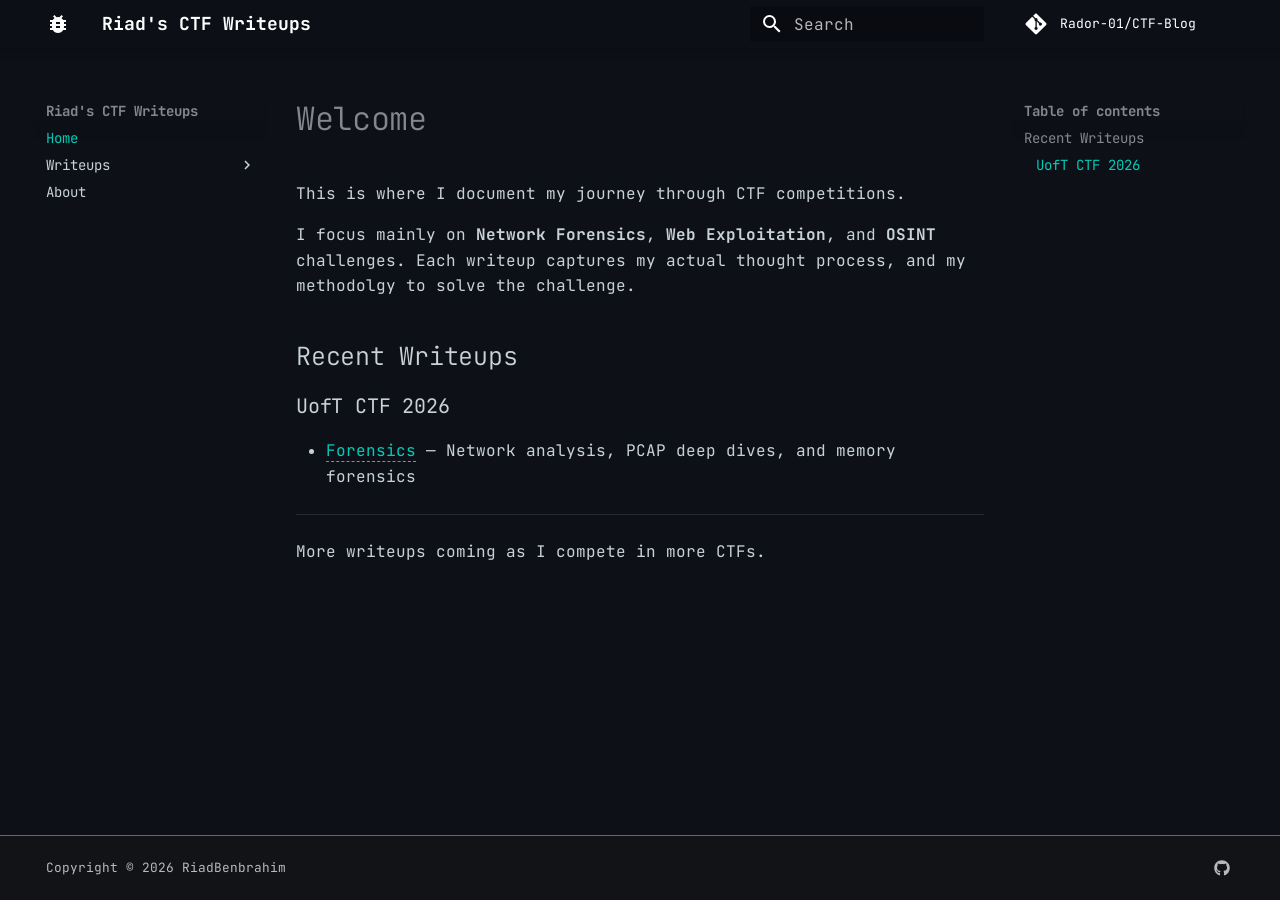
<file: index.html>
<!doctype html>
<html lang="en" class="no-js">
  <head>
    
      <meta charset="utf-8">
      <meta name="viewport" content="width=device-width,initial-scale=1">
      
        <meta name="description" content="CTF writeups focusing on Network Forensics, Web Exploitation, and OSINT">
      
      
        <meta name="author" content="Riad">
      
      
        <link rel="canonical" href="https://rador-01.github.io/CTF-Blog/">
      
      
      
        <link rel="next" href="writeups/UofTCTF2026/WriteUp_Team%20K%26K%20Network%20Forensics%20Challenge/">
      
      
        
      
      
      <link rel="icon" href="assets/images/favicon.png">
      <meta name="generator" content="mkdocs-1.6.1, mkdocs-material-9.7.1">
    
    
      
        <title>Riad's CTF Writeups</title>
      
    
    
      <link rel="stylesheet" href="assets/stylesheets/main.484c7ddc.min.css">
      
        
        <link rel="stylesheet" href="assets/stylesheets/palette.ab4e12ef.min.css">
      
      
  
  
    
      
      
    
  
    
      
      
    
  
    
      
      
    
  
    
      
      
    
  
  
  <style>:root{--md-admonition-icon--note:url('data:image/svg+xml;charset=utf-8,%3Csvg%20xmlns%3D%22http%3A//www.w3.org/2000/svg%22%20viewBox%3D%220%200%2024%2024%22%3E%3Cpath%20d%3D%22M12%202C6.47%202%202%206.47%202%2012s4.47%2010%2010%2010%2010-4.47%2010-10S17.53%202%2012%202m3.1%205.07c.14%200%20.28.05.4.16l1.27%201.27c.23.22.23.57%200%20.78l-1%201-2.05-2.05%201-1c.1-.11.24-.16.38-.16m-1.97%201.74%202.06%202.06-6.06%206.06H7.07v-2.06z%22/%3E%3C/svg%3E');--md-admonition-icon--tip:url('data:image/svg+xml;charset=utf-8,%3Csvg%20xmlns%3D%22http%3A//www.w3.org/2000/svg%22%20viewBox%3D%220%200%2024%2024%22%3E%3Cpath%20d%3D%22M17.66%2011.2c-.23-.3-.51-.56-.77-.82-.67-.6-1.43-1.03-2.07-1.66C13.33%207.26%2013%204.85%2013.95%203c-.95.23-1.78.75-2.49%201.32-2.59%202.08-3.61%205.75-2.39%208.9.04.1.08.2.08.33%200%20.22-.15.42-.35.5-.23.1-.47.04-.66-.12a.6.6%200%200%201-.14-.17c-1.13-1.43-1.31-3.48-.55-5.12C5.78%2010%204.87%2012.3%205%2014.47c.06.5.12%201%20.29%201.5.14.6.41%201.2.71%201.73%201.08%201.73%202.95%202.97%204.96%203.22%202.14.27%204.43-.12%206.07-1.6%201.83-1.66%202.47-4.32%201.53-6.6l-.13-.26c-.21-.46-.77-1.26-.77-1.26m-3.16%206.3c-.28.24-.74.5-1.1.6-1.12.4-2.24-.16-2.9-.82%201.19-.28%201.9-1.16%202.11-2.05.17-.8-.15-1.46-.28-2.23-.12-.74-.1-1.37.17-2.06.19.38.39.76.63%201.06.77%201%201.98%201.44%202.24%202.8.04.14.06.28.06.43.03.82-.33%201.72-.93%202.27%22/%3E%3C/svg%3E');--md-admonition-icon--warning:url('data:image/svg+xml;charset=utf-8,%3Csvg%20xmlns%3D%22http%3A//www.w3.org/2000/svg%22%20viewBox%3D%220%200%2024%2024%22%3E%3Cpath%20d%3D%22M13%2013h-2V7h2m-2%208h2v2h-2m4.73-14H8.27L3%208.27v7.46L8.27%2021h7.46L21%2015.73V8.27z%22/%3E%3C/svg%3E');--md-admonition-icon--danger:url('data:image/svg+xml;charset=utf-8,%3Csvg%20xmlns%3D%22http%3A//www.w3.org/2000/svg%22%20viewBox%3D%220%200%2024%2024%22%3E%3Cpath%20d%3D%22m15.8%2018.5%206%201.6-.4%201.9-9.4-2.5L2.6%2022l-.5-1.9%206-1.6L2%2016.9l.5-1.9%209.4%202.5%209.4-2.5.5%201.9zM18%208c0%201.8-.8%203.3-2%204.4V15h-2v-2h-1v2h-2v-2h-1v2H8v-2.6C6.8%2011.3%206%209.8%206%208a6%206%200%200%201%206-6%206%206%200%200%201%206%206m-7-.5c0-.8-.7-1.5-1.5-1.5S8%206.7%208%207.5%208.7%209%209.5%209%2011%208.3%2011%207.5m2%203.5-1-2-1%202zm3-3.5c0-.8-.7-1.5-1.5-1.5S13%206.7%2013%207.5%2013.7%209%2014.5%209%2016%208.3%2016%207.5%22/%3E%3C/svg%3E');}</style>



    
    
      
    
    
      
        
        
        <link rel="preconnect" href="https://fonts.gstatic.com" crossorigin>
        <link rel="stylesheet" href="https://fonts.googleapis.com/css?family=JetBrains+Mono:300,300i,400,400i,700,700i%7CJetBrains+Mono:400,400i,700,700i&display=fallback">
        <style>:root{--md-text-font:"JetBrains Mono";--md-code-font:"JetBrains Mono"}</style>
      
    
    
      <link rel="stylesheet" href="stylesheets/extra.css">
    
    <script>__md_scope=new URL(".",location),__md_hash=e=>[...e].reduce(((e,_)=>(e<<5)-e+_.charCodeAt(0)),0),__md_get=(e,_=localStorage,t=__md_scope)=>JSON.parse(_.getItem(t.pathname+"."+e)),__md_set=(e,_,t=localStorage,a=__md_scope)=>{try{t.setItem(a.pathname+"."+e,JSON.stringify(_))}catch(e){}}</script>
    
      

    
    
  </head>
  
  
    
    
    
    
    
    <body dir="ltr" data-md-color-scheme="slate" data-md-color-primary="teal" data-md-color-accent="amber">
  
    
    <input class="md-toggle" data-md-toggle="drawer" type="checkbox" id="__drawer" autocomplete="off">
    <input class="md-toggle" data-md-toggle="search" type="checkbox" id="__search" autocomplete="off">
    <label class="md-overlay" for="__drawer"></label>
    <div data-md-component="skip">
      
        
        <a href="#welcome" class="md-skip">
          Skip to content
        </a>
      
    </div>
    <div data-md-component="announce">
      
    </div>
    
    
      

  

<header class="md-header md-header--shadow" data-md-component="header">
  <nav class="md-header__inner md-grid" aria-label="Header">
    <a href="." title="Riad&#39;s CTF Writeups" class="md-header__button md-logo" aria-label="Riad's CTF Writeups" data-md-component="logo">
      
  
  <svg xmlns="http://www.w3.org/2000/svg" viewBox="0 0 24 24"><path d="M14 12h-4v-2h4m0 6h-4v-2h4m6-6h-2.81a6 6 0 0 0-1.82-1.96L17 4.41 15.59 3l-2.17 2.17a6 6 0 0 0-2.83 0L8.41 3 7 4.41l1.62 1.63C7.88 6.55 7.26 7.22 6.81 8H4v2h2.09c-.05.33-.09.66-.09 1v1H4v2h2v1c0 .34.04.67.09 1H4v2h2.81c1.04 1.79 2.97 3 5.19 3s4.15-1.21 5.19-3H20v-2h-2.09c.05-.33.09-.66.09-1v-1h2v-2h-2v-1c0-.34-.04-.67-.09-1H20z"/></svg>

    </a>
    <label class="md-header__button md-icon" for="__drawer">
      
      <svg xmlns="http://www.w3.org/2000/svg" viewBox="0 0 24 24"><path d="M3 6h18v2H3zm0 5h18v2H3zm0 5h18v2H3z"/></svg>
    </label>
    <div class="md-header__title" data-md-component="header-title">
      <div class="md-header__ellipsis">
        <div class="md-header__topic">
          <span class="md-ellipsis">
            Riad's CTF Writeups
          </span>
        </div>
        <div class="md-header__topic" data-md-component="header-topic">
          <span class="md-ellipsis">
            
              Home
            
          </span>
        </div>
      </div>
    </div>
    
      
    
    
    
    
      
      
        <label class="md-header__button md-icon" for="__search">
          
          <svg xmlns="http://www.w3.org/2000/svg" viewBox="0 0 24 24"><path d="M9.5 3A6.5 6.5 0 0 1 16 9.5c0 1.61-.59 3.09-1.56 4.23l.27.27h.79l5 5-1.5 1.5-5-5v-.79l-.27-.27A6.52 6.52 0 0 1 9.5 16 6.5 6.5 0 0 1 3 9.5 6.5 6.5 0 0 1 9.5 3m0 2C7 5 5 7 5 9.5S7 14 9.5 14 14 12 14 9.5 12 5 9.5 5"/></svg>
        </label>
        <div class="md-search" data-md-component="search" role="dialog">
  <label class="md-search__overlay" for="__search"></label>
  <div class="md-search__inner" role="search">
    <form class="md-search__form" name="search">
      <input type="text" class="md-search__input" name="query" aria-label="Search" placeholder="Search" autocapitalize="off" autocorrect="off" autocomplete="off" spellcheck="false" data-md-component="search-query" required>
      <label class="md-search__icon md-icon" for="__search">
        
        <svg xmlns="http://www.w3.org/2000/svg" viewBox="0 0 24 24"><path d="M9.5 3A6.5 6.5 0 0 1 16 9.5c0 1.61-.59 3.09-1.56 4.23l.27.27h.79l5 5-1.5 1.5-5-5v-.79l-.27-.27A6.52 6.52 0 0 1 9.5 16 6.5 6.5 0 0 1 3 9.5 6.5 6.5 0 0 1 9.5 3m0 2C7 5 5 7 5 9.5S7 14 9.5 14 14 12 14 9.5 12 5 9.5 5"/></svg>
        
        <svg xmlns="http://www.w3.org/2000/svg" viewBox="0 0 24 24"><path d="M20 11v2H8l5.5 5.5-1.42 1.42L4.16 12l7.92-7.92L13.5 5.5 8 11z"/></svg>
      </label>
      <nav class="md-search__options" aria-label="Search">
        
          <a href="javascript:void(0)" class="md-search__icon md-icon" title="Share" aria-label="Share" data-clipboard data-clipboard-text="" data-md-component="search-share" tabindex="-1">
            
            <svg xmlns="http://www.w3.org/2000/svg" viewBox="0 0 24 24"><path d="M18 16.08c-.76 0-1.44.3-1.96.77L8.91 12.7c.05-.23.09-.46.09-.7s-.04-.47-.09-.7l7.05-4.11c.54.5 1.25.81 2.04.81a3 3 0 0 0 3-3 3 3 0 0 0-3-3 3 3 0 0 0-3 3c0 .24.04.47.09.7L8.04 9.81C7.5 9.31 6.79 9 6 9a3 3 0 0 0-3 3 3 3 0 0 0 3 3c.79 0 1.5-.31 2.04-.81l7.12 4.15c-.05.21-.08.43-.08.66 0 1.61 1.31 2.91 2.92 2.91s2.92-1.3 2.92-2.91A2.92 2.92 0 0 0 18 16.08"/></svg>
          </a>
        
        <button type="reset" class="md-search__icon md-icon" title="Clear" aria-label="Clear" tabindex="-1">
          
          <svg xmlns="http://www.w3.org/2000/svg" viewBox="0 0 24 24"><path d="M19 6.41 17.59 5 12 10.59 6.41 5 5 6.41 10.59 12 5 17.59 6.41 19 12 13.41 17.59 19 19 17.59 13.41 12z"/></svg>
        </button>
      </nav>
      
        <div class="md-search__suggest" data-md-component="search-suggest"></div>
      
    </form>
    <div class="md-search__output">
      <div class="md-search__scrollwrap" tabindex="0" data-md-scrollfix>
        <div class="md-search-result" data-md-component="search-result">
          <div class="md-search-result__meta">
            Initializing search
          </div>
          <ol class="md-search-result__list" role="presentation"></ol>
        </div>
      </div>
    </div>
  </div>
</div>
      
    
    
      <div class="md-header__source">
        <a href="https://github.com/Rador-01/CTF-Blog" title="Go to repository" class="md-source" data-md-component="source">
  <div class="md-source__icon md-icon">
    
    <svg xmlns="http://www.w3.org/2000/svg" viewBox="0 0 448 512"><!--! Font Awesome Free 7.1.0 by @fontawesome - https://fontawesome.com License - https://fontawesome.com/license/free (Icons: CC BY 4.0, Fonts: SIL OFL 1.1, Code: MIT License) Copyright 2025 Fonticons, Inc.--><path d="M439.6 236.1 244 40.5c-5.4-5.5-12.8-8.5-20.4-8.5s-15 3-20.4 8.4L162.5 81l51.5 51.5c27.1-9.1 52.7 16.8 43.4 43.7l49.7 49.7c34.2-11.8 61.2 31 35.5 56.7-26.5 26.5-70.2-2.9-56-37.3L240.3 199v121.9c25.3 12.5 22.3 41.8 9.1 55-6.4 6.4-15.2 10.1-24.3 10.1s-17.8-3.6-24.3-10.1c-17.6-17.6-11.1-46.9 11.2-56v-123c-20.8-8.5-24.6-30.7-18.6-45L142.6 101 8.5 235.1C3 240.6 0 247.9 0 255.5s3 15 8.5 20.4l195.6 195.7c5.4 5.4 12.7 8.4 20.4 8.4s15-3 20.4-8.4l194.7-194.7c5.4-5.4 8.4-12.8 8.4-20.4s-3-15-8.4-20.4"/></svg>
  </div>
  <div class="md-source__repository">
    Rador-01/CTF-Blog
  </div>
</a>
      </div>
    
  </nav>
  
</header>
    
    <div class="md-container" data-md-component="container">
      
      
        
          
        
      
      <main class="md-main" data-md-component="main">
        <div class="md-main__inner md-grid">
          
            
              
              <div class="md-sidebar md-sidebar--primary" data-md-component="sidebar" data-md-type="navigation" >
                <div class="md-sidebar__scrollwrap">
                  <div class="md-sidebar__inner">
                    



<nav class="md-nav md-nav--primary" aria-label="Navigation" data-md-level="0">
  <label class="md-nav__title" for="__drawer">
    <a href="." title="Riad&#39;s CTF Writeups" class="md-nav__button md-logo" aria-label="Riad's CTF Writeups" data-md-component="logo">
      
  
  <svg xmlns="http://www.w3.org/2000/svg" viewBox="0 0 24 24"><path d="M14 12h-4v-2h4m0 6h-4v-2h4m6-6h-2.81a6 6 0 0 0-1.82-1.96L17 4.41 15.59 3l-2.17 2.17a6 6 0 0 0-2.83 0L8.41 3 7 4.41l1.62 1.63C7.88 6.55 7.26 7.22 6.81 8H4v2h2.09c-.05.33-.09.66-.09 1v1H4v2h2v1c0 .34.04.67.09 1H4v2h2.81c1.04 1.79 2.97 3 5.19 3s4.15-1.21 5.19-3H20v-2h-2.09c.05-.33.09-.66.09-1v-1h2v-2h-2v-1c0-.34-.04-.67-.09-1H20z"/></svg>

    </a>
    Riad's CTF Writeups
  </label>
  
    <div class="md-nav__source">
      <a href="https://github.com/Rador-01/CTF-Blog" title="Go to repository" class="md-source" data-md-component="source">
  <div class="md-source__icon md-icon">
    
    <svg xmlns="http://www.w3.org/2000/svg" viewBox="0 0 448 512"><!--! Font Awesome Free 7.1.0 by @fontawesome - https://fontawesome.com License - https://fontawesome.com/license/free (Icons: CC BY 4.0, Fonts: SIL OFL 1.1, Code: MIT License) Copyright 2025 Fonticons, Inc.--><path d="M439.6 236.1 244 40.5c-5.4-5.5-12.8-8.5-20.4-8.5s-15 3-20.4 8.4L162.5 81l51.5 51.5c27.1-9.1 52.7 16.8 43.4 43.7l49.7 49.7c34.2-11.8 61.2 31 35.5 56.7-26.5 26.5-70.2-2.9-56-37.3L240.3 199v121.9c25.3 12.5 22.3 41.8 9.1 55-6.4 6.4-15.2 10.1-24.3 10.1s-17.8-3.6-24.3-10.1c-17.6-17.6-11.1-46.9 11.2-56v-123c-20.8-8.5-24.6-30.7-18.6-45L142.6 101 8.5 235.1C3 240.6 0 247.9 0 255.5s3 15 8.5 20.4l195.6 195.7c5.4 5.4 12.7 8.4 20.4 8.4s15-3 20.4-8.4l194.7-194.7c5.4-5.4 8.4-12.8 8.4-20.4s-3-15-8.4-20.4"/></svg>
  </div>
  <div class="md-source__repository">
    Rador-01/CTF-Blog
  </div>
</a>
    </div>
  
  <ul class="md-nav__list" data-md-scrollfix>
    
      
      
  
  
    
  
  
  
    <li class="md-nav__item md-nav__item--active">
      
      <input class="md-nav__toggle md-toggle" type="checkbox" id="__toc">
      
      
        
      
      
        <label class="md-nav__link md-nav__link--active" for="__toc">
          
  
  
  <span class="md-ellipsis">
    
  
    Home
  

    
  </span>
  
  

          <span class="md-nav__icon md-icon"></span>
        </label>
      
      <a href="." class="md-nav__link md-nav__link--active">
        
  
  
  <span class="md-ellipsis">
    
  
    Home
  

    
  </span>
  
  

      </a>
      
        

<nav class="md-nav md-nav--secondary" aria-label="Table of contents">
  
  
  
    
  
  
    <label class="md-nav__title" for="__toc">
      <span class="md-nav__icon md-icon"></span>
      Table of contents
    </label>
    <ul class="md-nav__list" data-md-component="toc" data-md-scrollfix>
      
        <li class="md-nav__item">
  <a href="#recent-writeups" class="md-nav__link">
    <span class="md-ellipsis">
      
        Recent Writeups
      
    </span>
  </a>
  
    <nav class="md-nav" aria-label="Recent Writeups">
      <ul class="md-nav__list">
        
          <li class="md-nav__item">
  <a href="#uoft-ctf-2026" class="md-nav__link">
    <span class="md-ellipsis">
      
        UofT CTF 2026
      
    </span>
  </a>
  
</li>
        
      </ul>
    </nav>
  
</li>
      
    </ul>
  
</nav>
      
    </li>
  

    
      
      
  
  
  
  
    
    
      
        
      
    
    
    
    
    <li class="md-nav__item md-nav__item--nested">
      
        
        
        <input class="md-nav__toggle md-toggle " type="checkbox" id="__nav_2" >
        
          
          <label class="md-nav__link" for="__nav_2" id="__nav_2_label" tabindex="0">
            
  
  
  <span class="md-ellipsis">
    
  
    Writeups
  

    
  </span>
  
  

            <span class="md-nav__icon md-icon"></span>
          </label>
        
        <nav class="md-nav" data-md-level="1" aria-labelledby="__nav_2_label" aria-expanded="false">
          <label class="md-nav__title" for="__nav_2">
            <span class="md-nav__icon md-icon"></span>
            
  
    Writeups
  

          </label>
          <ul class="md-nav__list" data-md-scrollfix>
            
              
                
  
  
  
  
    
    
      
        
      
    
    
    
    
    <li class="md-nav__item md-nav__item--nested">
      
        
        
        <input class="md-nav__toggle md-toggle " type="checkbox" id="__nav_2_1" >
        
          
          <label class="md-nav__link" for="__nav_2_1" id="__nav_2_1_label" tabindex="0">
            
  
  
  <span class="md-ellipsis">
    
  
    UofT CTF 2026
  

    
  </span>
  
  

            <span class="md-nav__icon md-icon"></span>
          </label>
        
        <nav class="md-nav" data-md-level="2" aria-labelledby="__nav_2_1_label" aria-expanded="false">
          <label class="md-nav__title" for="__nav_2_1">
            <span class="md-nav__icon md-icon"></span>
            
  
    UofT CTF 2026
  

          </label>
          <ul class="md-nav__list" data-md-scrollfix>
            
              
                
  
  
  
  
    <li class="md-nav__item">
      <a href="writeups/UofTCTF2026/WriteUp_Team%20K%26K%20Network%20Forensics%20Challenge/" class="md-nav__link">
        
  
  
  <span class="md-ellipsis">
    
  
    Forensics
  

    
  </span>
  
  

      </a>
    </li>
  

              
            
          </ul>
        </nav>
      
    </li>
  

              
            
          </ul>
        </nav>
      
    </li>
  

    
      
      
  
  
  
  
    <li class="md-nav__item">
      <a href="about/" class="md-nav__link">
        
  
  
  <span class="md-ellipsis">
    
  
    About
  

    
  </span>
  
  

      </a>
    </li>
  

    
  </ul>
</nav>
                  </div>
                </div>
              </div>
            
            
              
              <div class="md-sidebar md-sidebar--secondary" data-md-component="sidebar" data-md-type="toc" >
                <div class="md-sidebar__scrollwrap">
                  <div class="md-sidebar__inner">
                    

<nav class="md-nav md-nav--secondary" aria-label="Table of contents">
  
  
  
    
  
  
    <label class="md-nav__title" for="__toc">
      <span class="md-nav__icon md-icon"></span>
      Table of contents
    </label>
    <ul class="md-nav__list" data-md-component="toc" data-md-scrollfix>
      
        <li class="md-nav__item">
  <a href="#recent-writeups" class="md-nav__link">
    <span class="md-ellipsis">
      
        Recent Writeups
      
    </span>
  </a>
  
    <nav class="md-nav" aria-label="Recent Writeups">
      <ul class="md-nav__list">
        
          <li class="md-nav__item">
  <a href="#uoft-ctf-2026" class="md-nav__link">
    <span class="md-ellipsis">
      
        UofT CTF 2026
      
    </span>
  </a>
  
</li>
        
      </ul>
    </nav>
  
</li>
      
    </ul>
  
</nav>
                  </div>
                </div>
              </div>
            
          
          
            <div class="md-content" data-md-component="content">
              
                



  


              
              <article class="md-content__inner md-typeset">
                
                  


  
  


<h1 id="welcome">Welcome<a class="headerlink" href="#welcome" title="Permanent link">🔗</a></h1>
<p>This is where I document my journey through CTF competitions.</p>
<p>I focus mainly on <strong>Network Forensics</strong>, <strong>Web Exploitation</strong>, and <strong>OSINT</strong> challenges. Each writeup captures my actual thought process, and my methodolgy to solve the challenge.</p>
<h2 id="recent-writeups">Recent Writeups<a class="headerlink" href="#recent-writeups" title="Permanent link">🔗</a></h2>
<h3 id="uoft-ctf-2026">UofT CTF 2026<a class="headerlink" href="#uoft-ctf-2026" title="Permanent link">🔗</a></h3>
<ul>
<li><a href="writeups/uoft-ctf-2026/forensics.md">Forensics</a> — Network analysis, PCAP deep dives, and memory forensics</li>
</ul>
<hr />
<p>More writeups coming as I compete in more CTFs.</p>












                
              </article>
            </div>
          
          
  <script>var tabs=__md_get("__tabs");if(Array.isArray(tabs))e:for(var set of document.querySelectorAll(".tabbed-set")){var labels=set.querySelector(".tabbed-labels");for(var tab of tabs)for(var label of labels.getElementsByTagName("label"))if(label.innerText.trim()===tab){var input=document.getElementById(label.htmlFor);input.checked=!0;continue e}}</script>

<script>var target=document.getElementById(location.hash.slice(1));target&&target.name&&(target.checked=target.name.startsWith("__tabbed_"))</script>
        </div>
        
          <button type="button" class="md-top md-icon" data-md-component="top" hidden>
  
  <svg xmlns="http://www.w3.org/2000/svg" viewBox="0 0 24 24"><path d="M13 20h-2V8l-5.5 5.5-1.42-1.42L12 4.16l7.92 7.92-1.42 1.42L13 8z"/></svg>
  Back to top
</button>
        
      </main>
      
        <footer class="md-footer">
  
  <div class="md-footer-meta md-typeset">
    <div class="md-footer-meta__inner md-grid">
      <div class="md-copyright">
  
    <div class="md-copyright__highlight">
      Copyright &copy; 2026 RiadBenbrahim
    </div>
  
  
</div>
      
        
<div class="md-social">
  
    
    
    
    
    <a href="https://github.com/Rador-01" target="_blank" rel="noopener" title="GitHub" class="md-social__link">
      <svg xmlns="http://www.w3.org/2000/svg" viewBox="0 0 512 512"><!--! Font Awesome Free 7.1.0 by @fontawesome - https://fontawesome.com License - https://fontawesome.com/license/free (Icons: CC BY 4.0, Fonts: SIL OFL 1.1, Code: MIT License) Copyright 2025 Fonticons, Inc.--><path d="M173.9 397.4c0 2-2.3 3.6-5.2 3.6-3.3.3-5.6-1.3-5.6-3.6 0-2 2.3-3.6 5.2-3.6 3-.3 5.6 1.3 5.6 3.6m-31.1-4.5c-.7 2 1.3 4.3 4.3 4.9 2.6 1 5.6 0 6.2-2s-1.3-4.3-4.3-5.2c-2.6-.7-5.5.3-6.2 2.3m44.2-1.7c-2.9.7-4.9 2.6-4.6 4.9.3 2 2.9 3.3 5.9 2.6 2.9-.7 4.9-2.6 4.6-4.6-.3-1.9-3-3.2-5.9-2.9M252.8 8C114.1 8 8 113.3 8 252c0 110.9 69.8 205.8 169.5 239.2 12.8 2.3 17.3-5.6 17.3-12.1 0-6.2-.3-40.4-.3-61.4 0 0-70 15-84.7-29.8 0 0-11.4-29.1-27.8-36.6 0 0-22.9-15.7 1.6-15.4 0 0 24.9 2 38.6 25.8 21.9 38.6 58.6 27.5 72.9 20.9 2.3-16 8.8-27.1 16-33.7-55.9-6.2-112.3-14.3-112.3-110.5 0-27.5 7.6-41.3 23.6-58.9-2.6-6.5-11.1-33.3 2.6-67.9 20.9-6.5 69 27 69 27 20-5.6 41.5-8.5 62.8-8.5s42.8 2.9 62.8 8.5c0 0 48.1-33.6 69-27 13.7 34.7 5.2 61.4 2.6 67.9 16 17.7 25.8 31.5 25.8 58.9 0 96.5-58.9 104.2-114.8 110.5 9.2 7.9 17 22.9 17 46.4 0 33.7-.3 75.4-.3 83.6 0 6.5 4.6 14.4 17.3 12.1C436.2 457.8 504 362.9 504 252 504 113.3 391.5 8 252.8 8M105.2 352.9c-1.3 1-1 3.3.7 5.2 1.6 1.6 3.9 2.3 5.2 1 1.3-1 1-3.3-.7-5.2-1.6-1.6-3.9-2.3-5.2-1m-10.8-8.1c-.7 1.3.3 2.9 2.3 3.9 1.6 1 3.6.7 4.3-.7.7-1.3-.3-2.9-2.3-3.9-2-.6-3.6-.3-4.3.7m32.4 35.6c-1.6 1.3-1 4.3 1.3 6.2 2.3 2.3 5.2 2.6 6.5 1 1.3-1.3.7-4.3-1.3-6.2-2.2-2.3-5.2-2.6-6.5-1m-11.4-14.7c-1.6 1-1.6 3.6 0 5.9s4.3 3.3 5.6 2.3c1.6-1.3 1.6-3.9 0-6.2-1.4-2.3-4-3.3-5.6-2"/></svg>
    </a>
  
</div>
      
    </div>
  </div>
</footer>
      
    </div>
    <div class="md-dialog" data-md-component="dialog">
      <div class="md-dialog__inner md-typeset"></div>
    </div>
    
    
    
      
      
      <script id="__config" type="application/json">{"annotate": null, "base": ".", "features": ["navigation.instant", "navigation.instant.prefetch", "navigation.tracking", "navigation.path", "navigation.indexes", "navigation.top", "search.suggest", "search.highlight", "search.share", "content.code.copy", "content.code.annotate", "content.tabs.link", "header.autohide", "announce.dismiss"], "search": "assets/javascripts/workers/search.2c215733.min.js", "tags": null, "translations": {"clipboard.copied": "Copied to clipboard", "clipboard.copy": "Copy to clipboard", "search.result.more.one": "1 more on this page", "search.result.more.other": "# more on this page", "search.result.none": "No matching documents", "search.result.one": "1 matching document", "search.result.other": "# matching documents", "search.result.placeholder": "Type to start searching", "search.result.term.missing": "Missing", "select.version": "Select version"}, "version": null}</script>
    
    
      <script src="assets/javascripts/bundle.79ae519e.min.js"></script>
      
    
  </body>
</html>
</file>
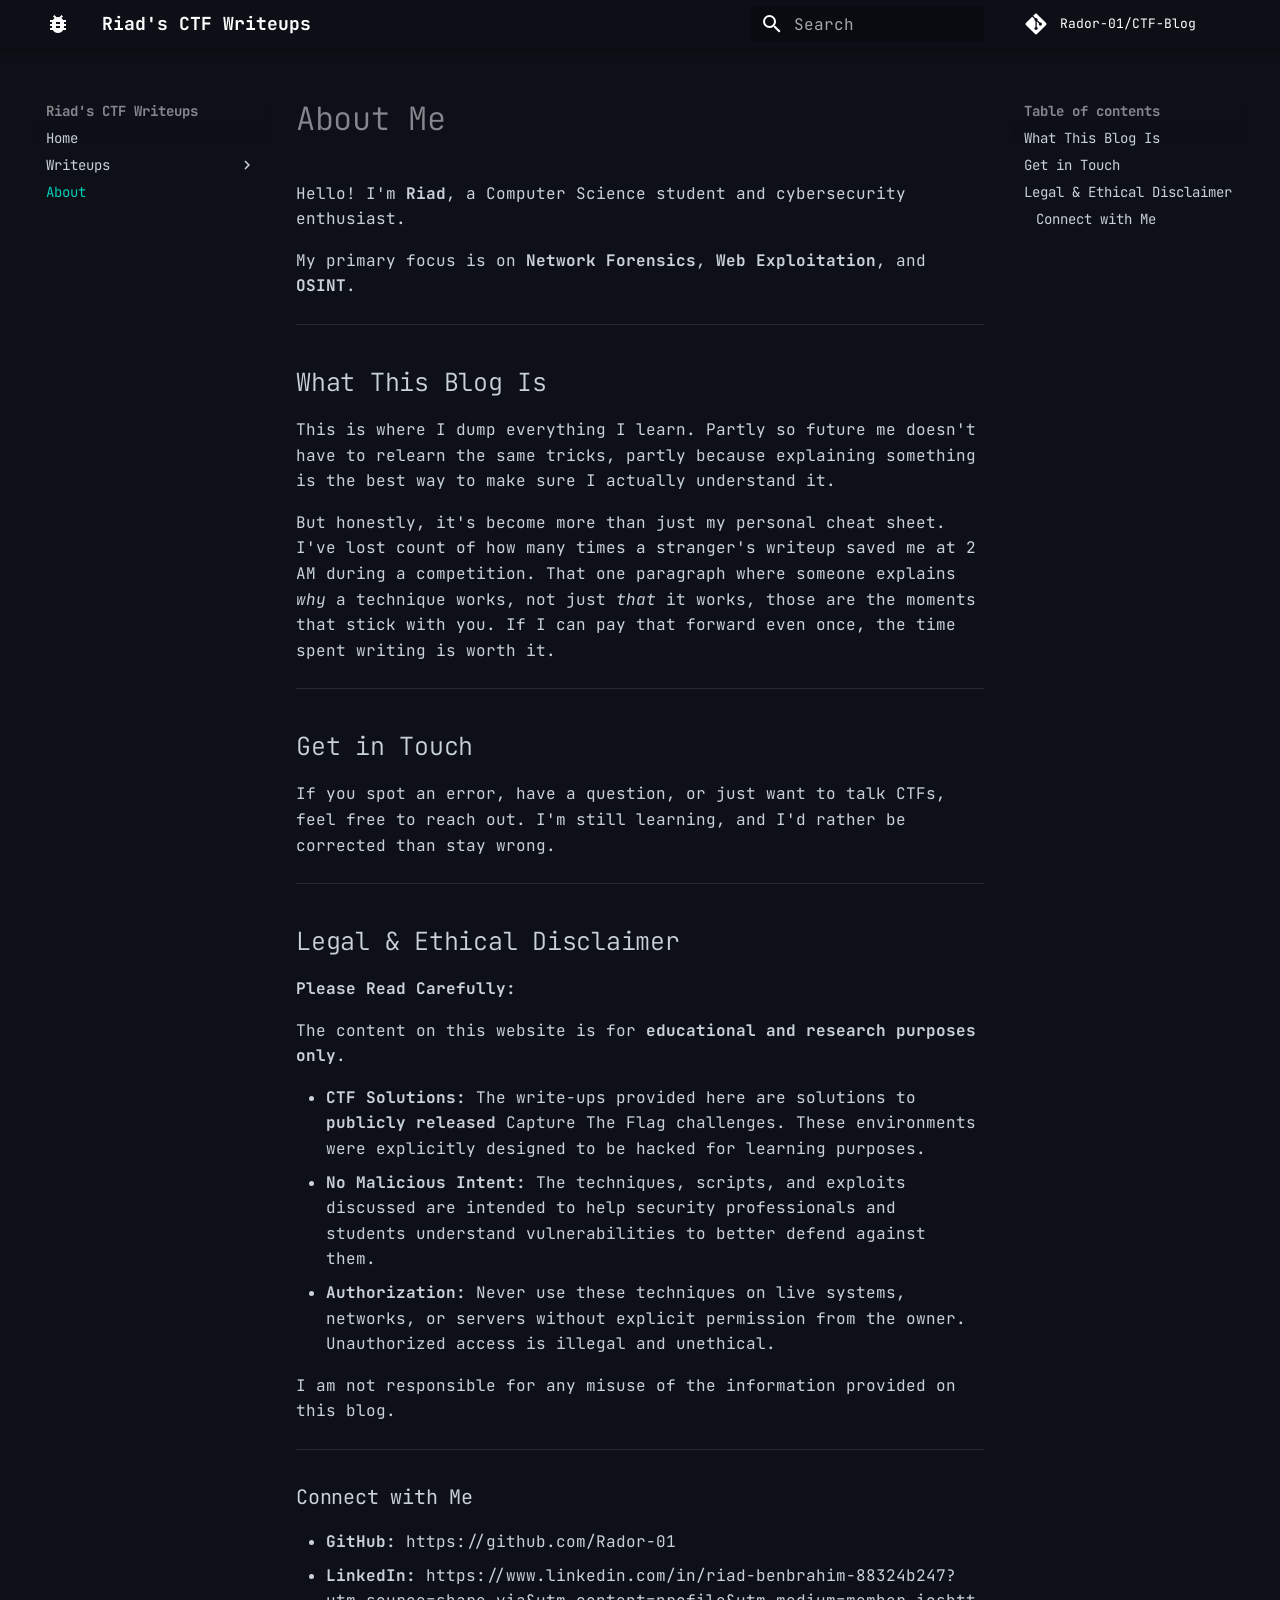
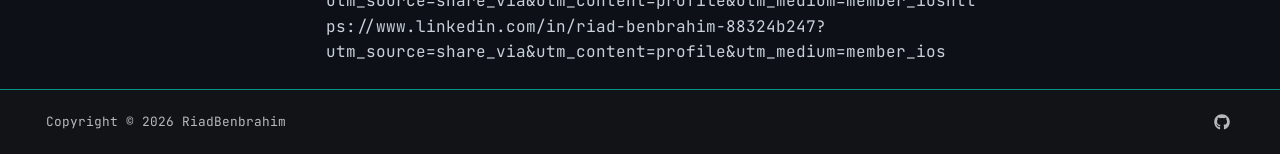
<file: about/index.html>
<!doctype html>
<html lang="en" class="no-js">
  <head>
    
      <meta charset="utf-8">
      <meta name="viewport" content="width=device-width,initial-scale=1">
      
        <meta name="description" content="CTF writeups focusing on Network Forensics, Web Exploitation, and OSINT">
      
      
        <meta name="author" content="Riad">
      
      
        <link rel="canonical" href="https://rador-01.github.io/CTF-Blog/about/">
      
      
        <link rel="prev" href="../writeups/UofTCTF2026/WriteUp_Team%20K%26K%20Network%20Forensics%20Challenge/">
      
      
      
        
      
      
      <link rel="icon" href="../assets/images/favicon.png">
      <meta name="generator" content="mkdocs-1.6.1, mkdocs-material-9.7.1">
    
    
      
        <title>About - Riad's CTF Writeups</title>
      
    
    
      <link rel="stylesheet" href="../assets/stylesheets/main.484c7ddc.min.css">
      
        
        <link rel="stylesheet" href="../assets/stylesheets/palette.ab4e12ef.min.css">
      
      
  
  
    
      
      
    
  
    
      
      
    
  
    
      
      
    
  
    
      
      
    
  
  
  <style>:root{--md-admonition-icon--note:url('data:image/svg+xml;charset=utf-8,%3Csvg%20xmlns%3D%22http%3A//www.w3.org/2000/svg%22%20viewBox%3D%220%200%2024%2024%22%3E%3Cpath%20d%3D%22M12%202C6.47%202%202%206.47%202%2012s4.47%2010%2010%2010%2010-4.47%2010-10S17.53%202%2012%202m3.1%205.07c.14%200%20.28.05.4.16l1.27%201.27c.23.22.23.57%200%20.78l-1%201-2.05-2.05%201-1c.1-.11.24-.16.38-.16m-1.97%201.74%202.06%202.06-6.06%206.06H7.07v-2.06z%22/%3E%3C/svg%3E');--md-admonition-icon--tip:url('data:image/svg+xml;charset=utf-8,%3Csvg%20xmlns%3D%22http%3A//www.w3.org/2000/svg%22%20viewBox%3D%220%200%2024%2024%22%3E%3Cpath%20d%3D%22M17.66%2011.2c-.23-.3-.51-.56-.77-.82-.67-.6-1.43-1.03-2.07-1.66C13.33%207.26%2013%204.85%2013.95%203c-.95.23-1.78.75-2.49%201.32-2.59%202.08-3.61%205.75-2.39%208.9.04.1.08.2.08.33%200%20.22-.15.42-.35.5-.23.1-.47.04-.66-.12a.6.6%200%200%201-.14-.17c-1.13-1.43-1.31-3.48-.55-5.12C5.78%2010%204.87%2012.3%205%2014.47c.06.5.12%201%20.29%201.5.14.6.41%201.2.71%201.73%201.08%201.73%202.95%202.97%204.96%203.22%202.14.27%204.43-.12%206.07-1.6%201.83-1.66%202.47-4.32%201.53-6.6l-.13-.26c-.21-.46-.77-1.26-.77-1.26m-3.16%206.3c-.28.24-.74.5-1.1.6-1.12.4-2.24-.16-2.9-.82%201.19-.28%201.9-1.16%202.11-2.05.17-.8-.15-1.46-.28-2.23-.12-.74-.1-1.37.17-2.06.19.38.39.76.63%201.06.77%201%201.98%201.44%202.24%202.8.04.14.06.28.06.43.03.82-.33%201.72-.93%202.27%22/%3E%3C/svg%3E');--md-admonition-icon--warning:url('data:image/svg+xml;charset=utf-8,%3Csvg%20xmlns%3D%22http%3A//www.w3.org/2000/svg%22%20viewBox%3D%220%200%2024%2024%22%3E%3Cpath%20d%3D%22M13%2013h-2V7h2m-2%208h2v2h-2m4.73-14H8.27L3%208.27v7.46L8.27%2021h7.46L21%2015.73V8.27z%22/%3E%3C/svg%3E');--md-admonition-icon--danger:url('data:image/svg+xml;charset=utf-8,%3Csvg%20xmlns%3D%22http%3A//www.w3.org/2000/svg%22%20viewBox%3D%220%200%2024%2024%22%3E%3Cpath%20d%3D%22m15.8%2018.5%206%201.6-.4%201.9-9.4-2.5L2.6%2022l-.5-1.9%206-1.6L2%2016.9l.5-1.9%209.4%202.5%209.4-2.5.5%201.9zM18%208c0%201.8-.8%203.3-2%204.4V15h-2v-2h-1v2h-2v-2h-1v2H8v-2.6C6.8%2011.3%206%209.8%206%208a6%206%200%200%201%206-6%206%206%200%200%201%206%206m-7-.5c0-.8-.7-1.5-1.5-1.5S8%206.7%208%207.5%208.7%209%209.5%209%2011%208.3%2011%207.5m2%203.5-1-2-1%202zm3-3.5c0-.8-.7-1.5-1.5-1.5S13%206.7%2013%207.5%2013.7%209%2014.5%209%2016%208.3%2016%207.5%22/%3E%3C/svg%3E');}</style>



    
    
      
    
    
      
        
        
        <link rel="preconnect" href="https://fonts.gstatic.com" crossorigin>
        <link rel="stylesheet" href="https://fonts.googleapis.com/css?family=JetBrains+Mono:300,300i,400,400i,700,700i%7CJetBrains+Mono:400,400i,700,700i&display=fallback">
        <style>:root{--md-text-font:"JetBrains Mono";--md-code-font:"JetBrains Mono"}</style>
      
    
    
      <link rel="stylesheet" href="../stylesheets/extra.css">
    
    <script>__md_scope=new URL("..",location),__md_hash=e=>[...e].reduce(((e,_)=>(e<<5)-e+_.charCodeAt(0)),0),__md_get=(e,_=localStorage,t=__md_scope)=>JSON.parse(_.getItem(t.pathname+"."+e)),__md_set=(e,_,t=localStorage,a=__md_scope)=>{try{t.setItem(a.pathname+"."+e,JSON.stringify(_))}catch(e){}}</script>
    
      

    
    
  </head>
  
  
    
    
    
    
    
    <body dir="ltr" data-md-color-scheme="slate" data-md-color-primary="teal" data-md-color-accent="amber">
  
    
    <input class="md-toggle" data-md-toggle="drawer" type="checkbox" id="__drawer" autocomplete="off">
    <input class="md-toggle" data-md-toggle="search" type="checkbox" id="__search" autocomplete="off">
    <label class="md-overlay" for="__drawer"></label>
    <div data-md-component="skip">
      
        
        <a href="#about-me" class="md-skip">
          Skip to content
        </a>
      
    </div>
    <div data-md-component="announce">
      
    </div>
    
    
      

  

<header class="md-header md-header--shadow" data-md-component="header">
  <nav class="md-header__inner md-grid" aria-label="Header">
    <a href=".." title="Riad&#39;s CTF Writeups" class="md-header__button md-logo" aria-label="Riad's CTF Writeups" data-md-component="logo">
      
  
  <svg xmlns="http://www.w3.org/2000/svg" viewBox="0 0 24 24"><path d="M14 12h-4v-2h4m0 6h-4v-2h4m6-6h-2.81a6 6 0 0 0-1.82-1.96L17 4.41 15.59 3l-2.17 2.17a6 6 0 0 0-2.83 0L8.41 3 7 4.41l1.62 1.63C7.88 6.55 7.26 7.22 6.81 8H4v2h2.09c-.05.33-.09.66-.09 1v1H4v2h2v1c0 .34.04.67.09 1H4v2h2.81c1.04 1.79 2.97 3 5.19 3s4.15-1.21 5.19-3H20v-2h-2.09c.05-.33.09-.66.09-1v-1h2v-2h-2v-1c0-.34-.04-.67-.09-1H20z"/></svg>

    </a>
    <label class="md-header__button md-icon" for="__drawer">
      
      <svg xmlns="http://www.w3.org/2000/svg" viewBox="0 0 24 24"><path d="M3 6h18v2H3zm0 5h18v2H3zm0 5h18v2H3z"/></svg>
    </label>
    <div class="md-header__title" data-md-component="header-title">
      <div class="md-header__ellipsis">
        <div class="md-header__topic">
          <span class="md-ellipsis">
            Riad's CTF Writeups
          </span>
        </div>
        <div class="md-header__topic" data-md-component="header-topic">
          <span class="md-ellipsis">
            
              About
            
          </span>
        </div>
      </div>
    </div>
    
      
    
    
    
    
      
      
        <label class="md-header__button md-icon" for="__search">
          
          <svg xmlns="http://www.w3.org/2000/svg" viewBox="0 0 24 24"><path d="M9.5 3A6.5 6.5 0 0 1 16 9.5c0 1.61-.59 3.09-1.56 4.23l.27.27h.79l5 5-1.5 1.5-5-5v-.79l-.27-.27A6.52 6.52 0 0 1 9.5 16 6.5 6.5 0 0 1 3 9.5 6.5 6.5 0 0 1 9.5 3m0 2C7 5 5 7 5 9.5S7 14 9.5 14 14 12 14 9.5 12 5 9.5 5"/></svg>
        </label>
        <div class="md-search" data-md-component="search" role="dialog">
  <label class="md-search__overlay" for="__search"></label>
  <div class="md-search__inner" role="search">
    <form class="md-search__form" name="search">
      <input type="text" class="md-search__input" name="query" aria-label="Search" placeholder="Search" autocapitalize="off" autocorrect="off" autocomplete="off" spellcheck="false" data-md-component="search-query" required>
      <label class="md-search__icon md-icon" for="__search">
        
        <svg xmlns="http://www.w3.org/2000/svg" viewBox="0 0 24 24"><path d="M9.5 3A6.5 6.5 0 0 1 16 9.5c0 1.61-.59 3.09-1.56 4.23l.27.27h.79l5 5-1.5 1.5-5-5v-.79l-.27-.27A6.52 6.52 0 0 1 9.5 16 6.5 6.5 0 0 1 3 9.5 6.5 6.5 0 0 1 9.5 3m0 2C7 5 5 7 5 9.5S7 14 9.5 14 14 12 14 9.5 12 5 9.5 5"/></svg>
        
        <svg xmlns="http://www.w3.org/2000/svg" viewBox="0 0 24 24"><path d="M20 11v2H8l5.5 5.5-1.42 1.42L4.16 12l7.92-7.92L13.5 5.5 8 11z"/></svg>
      </label>
      <nav class="md-search__options" aria-label="Search">
        
          <a href="javascript:void(0)" class="md-search__icon md-icon" title="Share" aria-label="Share" data-clipboard data-clipboard-text="" data-md-component="search-share" tabindex="-1">
            
            <svg xmlns="http://www.w3.org/2000/svg" viewBox="0 0 24 24"><path d="M18 16.08c-.76 0-1.44.3-1.96.77L8.91 12.7c.05-.23.09-.46.09-.7s-.04-.47-.09-.7l7.05-4.11c.54.5 1.25.81 2.04.81a3 3 0 0 0 3-3 3 3 0 0 0-3-3 3 3 0 0 0-3 3c0 .24.04.47.09.7L8.04 9.81C7.5 9.31 6.79 9 6 9a3 3 0 0 0-3 3 3 3 0 0 0 3 3c.79 0 1.5-.31 2.04-.81l7.12 4.15c-.05.21-.08.43-.08.66 0 1.61 1.31 2.91 2.92 2.91s2.92-1.3 2.92-2.91A2.92 2.92 0 0 0 18 16.08"/></svg>
          </a>
        
        <button type="reset" class="md-search__icon md-icon" title="Clear" aria-label="Clear" tabindex="-1">
          
          <svg xmlns="http://www.w3.org/2000/svg" viewBox="0 0 24 24"><path d="M19 6.41 17.59 5 12 10.59 6.41 5 5 6.41 10.59 12 5 17.59 6.41 19 12 13.41 17.59 19 19 17.59 13.41 12z"/></svg>
        </button>
      </nav>
      
        <div class="md-search__suggest" data-md-component="search-suggest"></div>
      
    </form>
    <div class="md-search__output">
      <div class="md-search__scrollwrap" tabindex="0" data-md-scrollfix>
        <div class="md-search-result" data-md-component="search-result">
          <div class="md-search-result__meta">
            Initializing search
          </div>
          <ol class="md-search-result__list" role="presentation"></ol>
        </div>
      </div>
    </div>
  </div>
</div>
      
    
    
      <div class="md-header__source">
        <a href="https://github.com/Rador-01/CTF-Blog" title="Go to repository" class="md-source" data-md-component="source">
  <div class="md-source__icon md-icon">
    
    <svg xmlns="http://www.w3.org/2000/svg" viewBox="0 0 448 512"><!--! Font Awesome Free 7.1.0 by @fontawesome - https://fontawesome.com License - https://fontawesome.com/license/free (Icons: CC BY 4.0, Fonts: SIL OFL 1.1, Code: MIT License) Copyright 2025 Fonticons, Inc.--><path d="M439.6 236.1 244 40.5c-5.4-5.5-12.8-8.5-20.4-8.5s-15 3-20.4 8.4L162.5 81l51.5 51.5c27.1-9.1 52.7 16.8 43.4 43.7l49.7 49.7c34.2-11.8 61.2 31 35.5 56.7-26.5 26.5-70.2-2.9-56-37.3L240.3 199v121.9c25.3 12.5 22.3 41.8 9.1 55-6.4 6.4-15.2 10.1-24.3 10.1s-17.8-3.6-24.3-10.1c-17.6-17.6-11.1-46.9 11.2-56v-123c-20.8-8.5-24.6-30.7-18.6-45L142.6 101 8.5 235.1C3 240.6 0 247.9 0 255.5s3 15 8.5 20.4l195.6 195.7c5.4 5.4 12.7 8.4 20.4 8.4s15-3 20.4-8.4l194.7-194.7c5.4-5.4 8.4-12.8 8.4-20.4s-3-15-8.4-20.4"/></svg>
  </div>
  <div class="md-source__repository">
    Rador-01/CTF-Blog
  </div>
</a>
      </div>
    
  </nav>
  
</header>
    
    <div class="md-container" data-md-component="container">
      
      
        
          
        
      
      <main class="md-main" data-md-component="main">
        <div class="md-main__inner md-grid">
          
            
              
              <div class="md-sidebar md-sidebar--primary" data-md-component="sidebar" data-md-type="navigation" >
                <div class="md-sidebar__scrollwrap">
                  <div class="md-sidebar__inner">
                    



<nav class="md-nav md-nav--primary" aria-label="Navigation" data-md-level="0">
  <label class="md-nav__title" for="__drawer">
    <a href=".." title="Riad&#39;s CTF Writeups" class="md-nav__button md-logo" aria-label="Riad's CTF Writeups" data-md-component="logo">
      
  
  <svg xmlns="http://www.w3.org/2000/svg" viewBox="0 0 24 24"><path d="M14 12h-4v-2h4m0 6h-4v-2h4m6-6h-2.81a6 6 0 0 0-1.82-1.96L17 4.41 15.59 3l-2.17 2.17a6 6 0 0 0-2.83 0L8.41 3 7 4.41l1.62 1.63C7.88 6.55 7.26 7.22 6.81 8H4v2h2.09c-.05.33-.09.66-.09 1v1H4v2h2v1c0 .34.04.67.09 1H4v2h2.81c1.04 1.79 2.97 3 5.19 3s4.15-1.21 5.19-3H20v-2h-2.09c.05-.33.09-.66.09-1v-1h2v-2h-2v-1c0-.34-.04-.67-.09-1H20z"/></svg>

    </a>
    Riad's CTF Writeups
  </label>
  
    <div class="md-nav__source">
      <a href="https://github.com/Rador-01/CTF-Blog" title="Go to repository" class="md-source" data-md-component="source">
  <div class="md-source__icon md-icon">
    
    <svg xmlns="http://www.w3.org/2000/svg" viewBox="0 0 448 512"><!--! Font Awesome Free 7.1.0 by @fontawesome - https://fontawesome.com License - https://fontawesome.com/license/free (Icons: CC BY 4.0, Fonts: SIL OFL 1.1, Code: MIT License) Copyright 2025 Fonticons, Inc.--><path d="M439.6 236.1 244 40.5c-5.4-5.5-12.8-8.5-20.4-8.5s-15 3-20.4 8.4L162.5 81l51.5 51.5c27.1-9.1 52.7 16.8 43.4 43.7l49.7 49.7c34.2-11.8 61.2 31 35.5 56.7-26.5 26.5-70.2-2.9-56-37.3L240.3 199v121.9c25.3 12.5 22.3 41.8 9.1 55-6.4 6.4-15.2 10.1-24.3 10.1s-17.8-3.6-24.3-10.1c-17.6-17.6-11.1-46.9 11.2-56v-123c-20.8-8.5-24.6-30.7-18.6-45L142.6 101 8.5 235.1C3 240.6 0 247.9 0 255.5s3 15 8.5 20.4l195.6 195.7c5.4 5.4 12.7 8.4 20.4 8.4s15-3 20.4-8.4l194.7-194.7c5.4-5.4 8.4-12.8 8.4-20.4s-3-15-8.4-20.4"/></svg>
  </div>
  <div class="md-source__repository">
    Rador-01/CTF-Blog
  </div>
</a>
    </div>
  
  <ul class="md-nav__list" data-md-scrollfix>
    
      
      
  
  
  
  
    <li class="md-nav__item">
      <a href=".." class="md-nav__link">
        
  
  
  <span class="md-ellipsis">
    
  
    Home
  

    
  </span>
  
  

      </a>
    </li>
  

    
      
      
  
  
  
  
    
    
      
        
      
    
    
    
    
    <li class="md-nav__item md-nav__item--nested">
      
        
        
        <input class="md-nav__toggle md-toggle " type="checkbox" id="__nav_2" >
        
          
          <label class="md-nav__link" for="__nav_2" id="__nav_2_label" tabindex="0">
            
  
  
  <span class="md-ellipsis">
    
  
    Writeups
  

    
  </span>
  
  

            <span class="md-nav__icon md-icon"></span>
          </label>
        
        <nav class="md-nav" data-md-level="1" aria-labelledby="__nav_2_label" aria-expanded="false">
          <label class="md-nav__title" for="__nav_2">
            <span class="md-nav__icon md-icon"></span>
            
  
    Writeups
  

          </label>
          <ul class="md-nav__list" data-md-scrollfix>
            
              
                
  
  
  
  
    
    
      
        
      
    
    
    
    
    <li class="md-nav__item md-nav__item--nested">
      
        
        
        <input class="md-nav__toggle md-toggle " type="checkbox" id="__nav_2_1" >
        
          
          <label class="md-nav__link" for="__nav_2_1" id="__nav_2_1_label" tabindex="0">
            
  
  
  <span class="md-ellipsis">
    
  
    UofT CTF 2026
  

    
  </span>
  
  

            <span class="md-nav__icon md-icon"></span>
          </label>
        
        <nav class="md-nav" data-md-level="2" aria-labelledby="__nav_2_1_label" aria-expanded="false">
          <label class="md-nav__title" for="__nav_2_1">
            <span class="md-nav__icon md-icon"></span>
            
  
    UofT CTF 2026
  

          </label>
          <ul class="md-nav__list" data-md-scrollfix>
            
              
                
  
  
  
  
    <li class="md-nav__item">
      <a href="../writeups/UofTCTF2026/WriteUp_Team%20K%26K%20Network%20Forensics%20Challenge/" class="md-nav__link">
        
  
  
  <span class="md-ellipsis">
    
  
    Forensics
  

    
  </span>
  
  

      </a>
    </li>
  

              
            
          </ul>
        </nav>
      
    </li>
  

              
            
          </ul>
        </nav>
      
    </li>
  

    
      
      
  
  
    
  
  
  
    <li class="md-nav__item md-nav__item--active">
      
      <input class="md-nav__toggle md-toggle" type="checkbox" id="__toc">
      
      
        
      
      
        <label class="md-nav__link md-nav__link--active" for="__toc">
          
  
  
  <span class="md-ellipsis">
    
  
    About
  

    
  </span>
  
  

          <span class="md-nav__icon md-icon"></span>
        </label>
      
      <a href="./" class="md-nav__link md-nav__link--active">
        
  
  
  <span class="md-ellipsis">
    
  
    About
  

    
  </span>
  
  

      </a>
      
        

<nav class="md-nav md-nav--secondary" aria-label="Table of contents">
  
  
  
    
  
  
    <label class="md-nav__title" for="__toc">
      <span class="md-nav__icon md-icon"></span>
      Table of contents
    </label>
    <ul class="md-nav__list" data-md-component="toc" data-md-scrollfix>
      
        <li class="md-nav__item">
  <a href="#what-this-blog-is" class="md-nav__link">
    <span class="md-ellipsis">
      
        What This Blog Is
      
    </span>
  </a>
  
</li>
      
        <li class="md-nav__item">
  <a href="#get-in-touch" class="md-nav__link">
    <span class="md-ellipsis">
      
        Get in Touch
      
    </span>
  </a>
  
</li>
      
        <li class="md-nav__item">
  <a href="#legal-ethical-disclaimer" class="md-nav__link">
    <span class="md-ellipsis">
      
        Legal &amp; Ethical Disclaimer
      
    </span>
  </a>
  
    <nav class="md-nav" aria-label="Legal &amp; Ethical Disclaimer">
      <ul class="md-nav__list">
        
          <li class="md-nav__item">
  <a href="#connect-with-me" class="md-nav__link">
    <span class="md-ellipsis">
      
        Connect with Me
      
    </span>
  </a>
  
</li>
        
      </ul>
    </nav>
  
</li>
      
    </ul>
  
</nav>
      
    </li>
  

    
  </ul>
</nav>
                  </div>
                </div>
              </div>
            
            
              
              <div class="md-sidebar md-sidebar--secondary" data-md-component="sidebar" data-md-type="toc" >
                <div class="md-sidebar__scrollwrap">
                  <div class="md-sidebar__inner">
                    

<nav class="md-nav md-nav--secondary" aria-label="Table of contents">
  
  
  
    
  
  
    <label class="md-nav__title" for="__toc">
      <span class="md-nav__icon md-icon"></span>
      Table of contents
    </label>
    <ul class="md-nav__list" data-md-component="toc" data-md-scrollfix>
      
        <li class="md-nav__item">
  <a href="#what-this-blog-is" class="md-nav__link">
    <span class="md-ellipsis">
      
        What This Blog Is
      
    </span>
  </a>
  
</li>
      
        <li class="md-nav__item">
  <a href="#get-in-touch" class="md-nav__link">
    <span class="md-ellipsis">
      
        Get in Touch
      
    </span>
  </a>
  
</li>
      
        <li class="md-nav__item">
  <a href="#legal-ethical-disclaimer" class="md-nav__link">
    <span class="md-ellipsis">
      
        Legal &amp; Ethical Disclaimer
      
    </span>
  </a>
  
    <nav class="md-nav" aria-label="Legal &amp; Ethical Disclaimer">
      <ul class="md-nav__list">
        
          <li class="md-nav__item">
  <a href="#connect-with-me" class="md-nav__link">
    <span class="md-ellipsis">
      
        Connect with Me
      
    </span>
  </a>
  
</li>
        
      </ul>
    </nav>
  
</li>
      
    </ul>
  
</nav>
                  </div>
                </div>
              </div>
            
          
          
            <div class="md-content" data-md-component="content">
              
                



  


              
              <article class="md-content__inner md-typeset">
                
                  


  
  


<h1 id="about-me">About Me<a class="headerlink" href="#about-me" title="Permanent link">🔗</a></h1>
<p>Hello! I'm <strong>Riad</strong>, a Computer Science student and cybersecurity enthusiast.</p>
<p>My primary focus is on <strong>Network Forensics</strong>, <strong>Web Exploitation</strong>, and <strong>OSINT</strong>.</p>
<hr />
<h2 id="what-this-blog-is">What This Blog Is<a class="headerlink" href="#what-this-blog-is" title="Permanent link">🔗</a></h2>
<p>This is where I dump everything I learn. Partly so future me doesn't have to relearn the same tricks, partly because explaining something is the best way to make sure I actually understand it.</p>
<p>But honestly, it's become more than just my personal cheat sheet. I've lost count of how many times a stranger's writeup saved me at 2 AM during a competition. That one paragraph where someone explains <em>why</em> a technique works, not just <em>that</em> it works, those are the moments that stick with you. If I can pay that forward even once, the time spent writing is worth it.</p>
<hr />
<h2 id="get-in-touch">Get in Touch<a class="headerlink" href="#get-in-touch" title="Permanent link">🔗</a></h2>
<p>If you spot an error, have a question, or just want to talk CTFs, feel free to reach out. I'm still learning, and I'd rather be corrected than stay wrong.</p>
<hr />
<h2 id="legal-ethical-disclaimer">Legal &amp; Ethical Disclaimer<a class="headerlink" href="#legal-ethical-disclaimer" title="Permanent link">🔗</a></h2>
<p><strong>Please Read Carefully:</strong></p>
<p>The content on this website is for <strong>educational and research purposes only</strong>. </p>
<ul>
<li><strong>CTF Solutions:</strong> The write-ups provided here are solutions to <strong>publicly released</strong> Capture The Flag challenges. These environments were explicitly designed to be hacked for learning purposes.</li>
<li><strong>No Malicious Intent:</strong> The techniques, scripts, and exploits discussed are intended to help security professionals and students understand vulnerabilities to better defend against them.</li>
<li><strong>Authorization:</strong> Never use these techniques on live systems, networks, or servers without explicit permission from the owner. Unauthorized access is illegal and unethical.</li>
</ul>
<p>I am not responsible for any misuse of the information provided on this blog.</p>
<hr />
<h3 id="connect-with-me">Connect with Me<a class="headerlink" href="#connect-with-me" title="Permanent link">🔗</a></h3>
<ul>
<li><strong>GitHub:</strong> https://github.com/Rador-01</li>
<li><strong>LinkedIn:</strong> https://www.linkedin.com/in/riad-benbrahim-88324b247?utm_source=share_via&amp;utm_content=profile&amp;utm_medium=member_ioshttps://www.linkedin.com/in/riad-benbrahim-88324b247?utm_source=share_via&amp;utm_content=profile&amp;utm_medium=member_ios</li>
</ul>












                
              </article>
            </div>
          
          
  <script>var tabs=__md_get("__tabs");if(Array.isArray(tabs))e:for(var set of document.querySelectorAll(".tabbed-set")){var labels=set.querySelector(".tabbed-labels");for(var tab of tabs)for(var label of labels.getElementsByTagName("label"))if(label.innerText.trim()===tab){var input=document.getElementById(label.htmlFor);input.checked=!0;continue e}}</script>

<script>var target=document.getElementById(location.hash.slice(1));target&&target.name&&(target.checked=target.name.startsWith("__tabbed_"))</script>
        </div>
        
          <button type="button" class="md-top md-icon" data-md-component="top" hidden>
  
  <svg xmlns="http://www.w3.org/2000/svg" viewBox="0 0 24 24"><path d="M13 20h-2V8l-5.5 5.5-1.42-1.42L12 4.16l7.92 7.92-1.42 1.42L13 8z"/></svg>
  Back to top
</button>
        
      </main>
      
        <footer class="md-footer">
  
  <div class="md-footer-meta md-typeset">
    <div class="md-footer-meta__inner md-grid">
      <div class="md-copyright">
  
    <div class="md-copyright__highlight">
      Copyright &copy; 2026 RiadBenbrahim
    </div>
  
  
</div>
      
        
<div class="md-social">
  
    
    
    
    
    <a href="https://github.com/Rador-01" target="_blank" rel="noopener" title="GitHub" class="md-social__link">
      <svg xmlns="http://www.w3.org/2000/svg" viewBox="0 0 512 512"><!--! Font Awesome Free 7.1.0 by @fontawesome - https://fontawesome.com License - https://fontawesome.com/license/free (Icons: CC BY 4.0, Fonts: SIL OFL 1.1, Code: MIT License) Copyright 2025 Fonticons, Inc.--><path d="M173.9 397.4c0 2-2.3 3.6-5.2 3.6-3.3.3-5.6-1.3-5.6-3.6 0-2 2.3-3.6 5.2-3.6 3-.3 5.6 1.3 5.6 3.6m-31.1-4.5c-.7 2 1.3 4.3 4.3 4.9 2.6 1 5.6 0 6.2-2s-1.3-4.3-4.3-5.2c-2.6-.7-5.5.3-6.2 2.3m44.2-1.7c-2.9.7-4.9 2.6-4.6 4.9.3 2 2.9 3.3 5.9 2.6 2.9-.7 4.9-2.6 4.6-4.6-.3-1.9-3-3.2-5.9-2.9M252.8 8C114.1 8 8 113.3 8 252c0 110.9 69.8 205.8 169.5 239.2 12.8 2.3 17.3-5.6 17.3-12.1 0-6.2-.3-40.4-.3-61.4 0 0-70 15-84.7-29.8 0 0-11.4-29.1-27.8-36.6 0 0-22.9-15.7 1.6-15.4 0 0 24.9 2 38.6 25.8 21.9 38.6 58.6 27.5 72.9 20.9 2.3-16 8.8-27.1 16-33.7-55.9-6.2-112.3-14.3-112.3-110.5 0-27.5 7.6-41.3 23.6-58.9-2.6-6.5-11.1-33.3 2.6-67.9 20.9-6.5 69 27 69 27 20-5.6 41.5-8.5 62.8-8.5s42.8 2.9 62.8 8.5c0 0 48.1-33.6 69-27 13.7 34.7 5.2 61.4 2.6 67.9 16 17.7 25.8 31.5 25.8 58.9 0 96.5-58.9 104.2-114.8 110.5 9.2 7.9 17 22.9 17 46.4 0 33.7-.3 75.4-.3 83.6 0 6.5 4.6 14.4 17.3 12.1C436.2 457.8 504 362.9 504 252 504 113.3 391.5 8 252.8 8M105.2 352.9c-1.3 1-1 3.3.7 5.2 1.6 1.6 3.9 2.3 5.2 1 1.3-1 1-3.3-.7-5.2-1.6-1.6-3.9-2.3-5.2-1m-10.8-8.1c-.7 1.3.3 2.9 2.3 3.9 1.6 1 3.6.7 4.3-.7.7-1.3-.3-2.9-2.3-3.9-2-.6-3.6-.3-4.3.7m32.4 35.6c-1.6 1.3-1 4.3 1.3 6.2 2.3 2.3 5.2 2.6 6.5 1 1.3-1.3.7-4.3-1.3-6.2-2.2-2.3-5.2-2.6-6.5-1m-11.4-14.7c-1.6 1-1.6 3.6 0 5.9s4.3 3.3 5.6 2.3c1.6-1.3 1.6-3.9 0-6.2-1.4-2.3-4-3.3-5.6-2"/></svg>
    </a>
  
</div>
      
    </div>
  </div>
</footer>
      
    </div>
    <div class="md-dialog" data-md-component="dialog">
      <div class="md-dialog__inner md-typeset"></div>
    </div>
    
    
    
      
      
      <script id="__config" type="application/json">{"annotate": null, "base": "..", "features": ["navigation.instant", "navigation.instant.prefetch", "navigation.tracking", "navigation.path", "navigation.indexes", "navigation.top", "search.suggest", "search.highlight", "search.share", "content.code.copy", "content.code.annotate", "content.tabs.link", "header.autohide", "announce.dismiss"], "search": "../assets/javascripts/workers/search.2c215733.min.js", "tags": null, "translations": {"clipboard.copied": "Copied to clipboard", "clipboard.copy": "Copy to clipboard", "search.result.more.one": "1 more on this page", "search.result.more.other": "# more on this page", "search.result.none": "No matching documents", "search.result.one": "1 matching document", "search.result.other": "# matching documents", "search.result.placeholder": "Type to start searching", "search.result.term.missing": "Missing", "select.version": "Select version"}, "version": null}</script>
    
    
      <script src="../assets/javascripts/bundle.79ae519e.min.js"></script>
      
    
  </body>
</html>
</file>
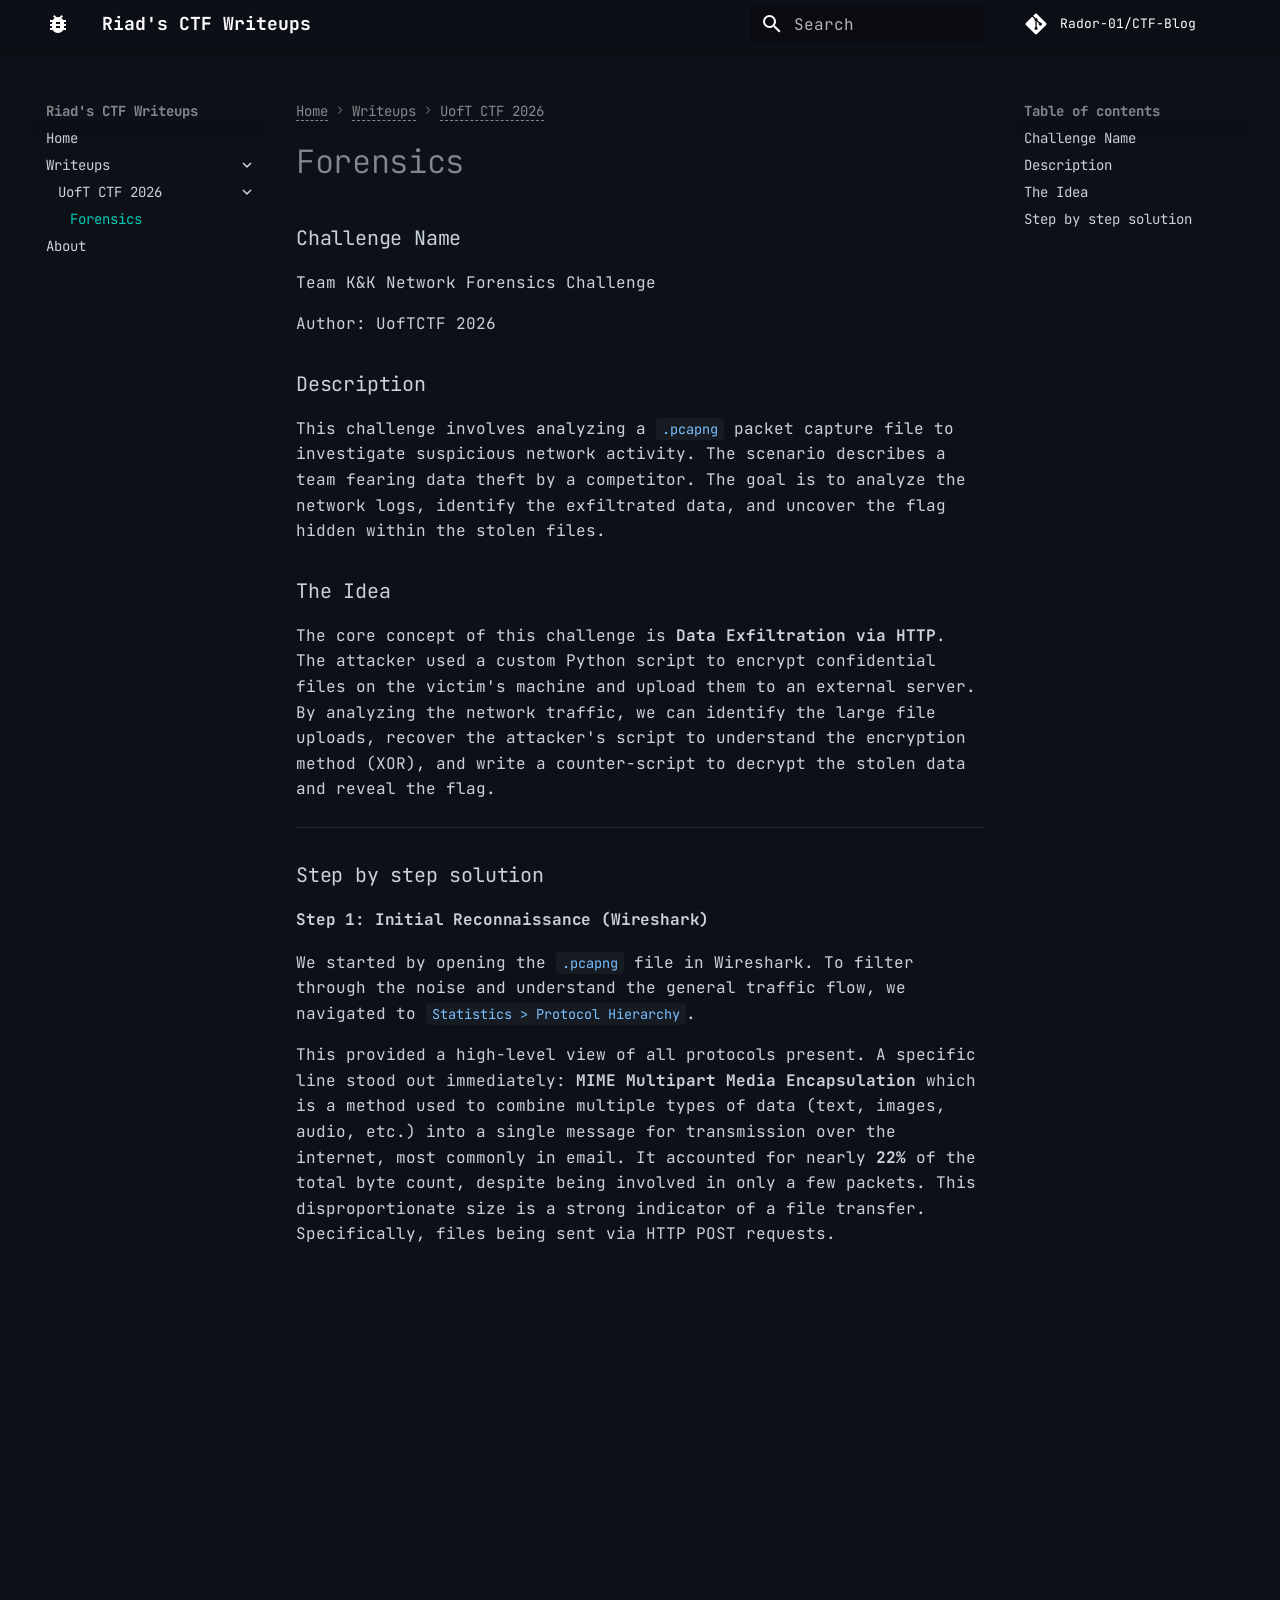
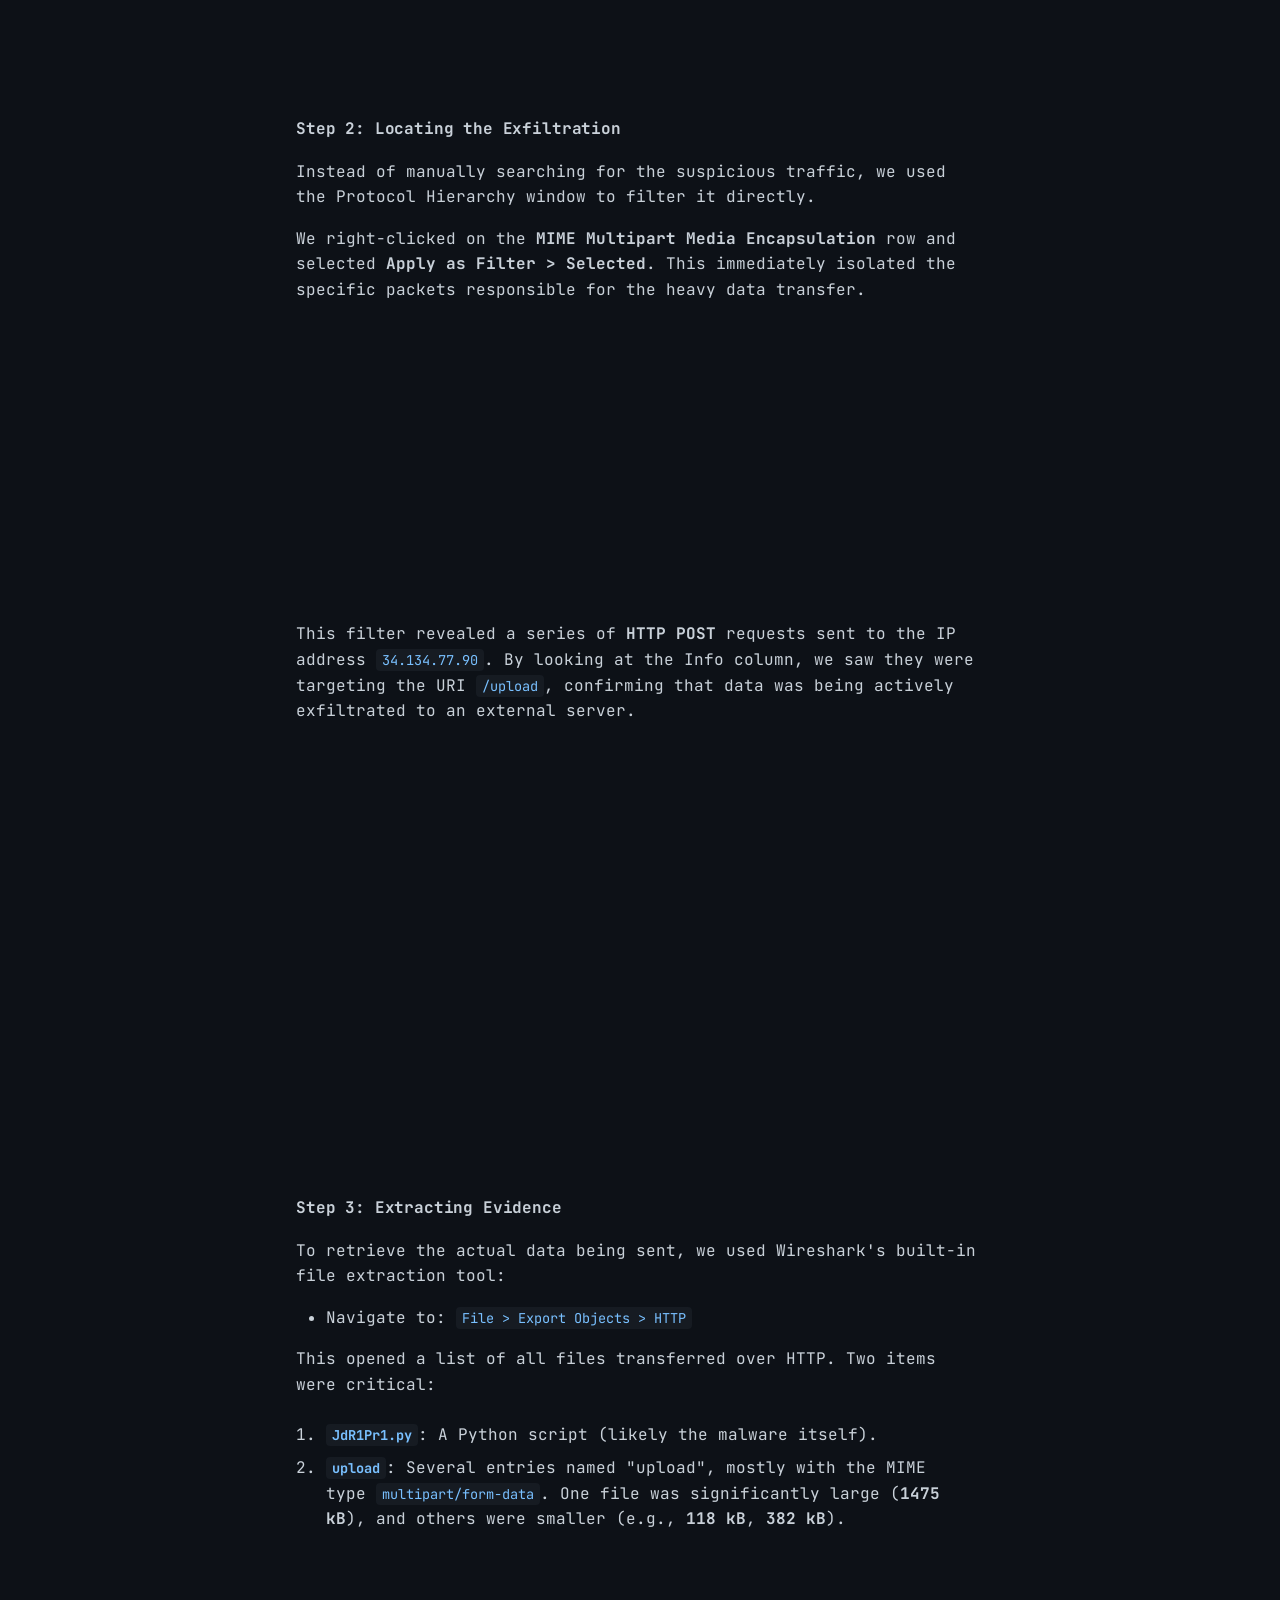
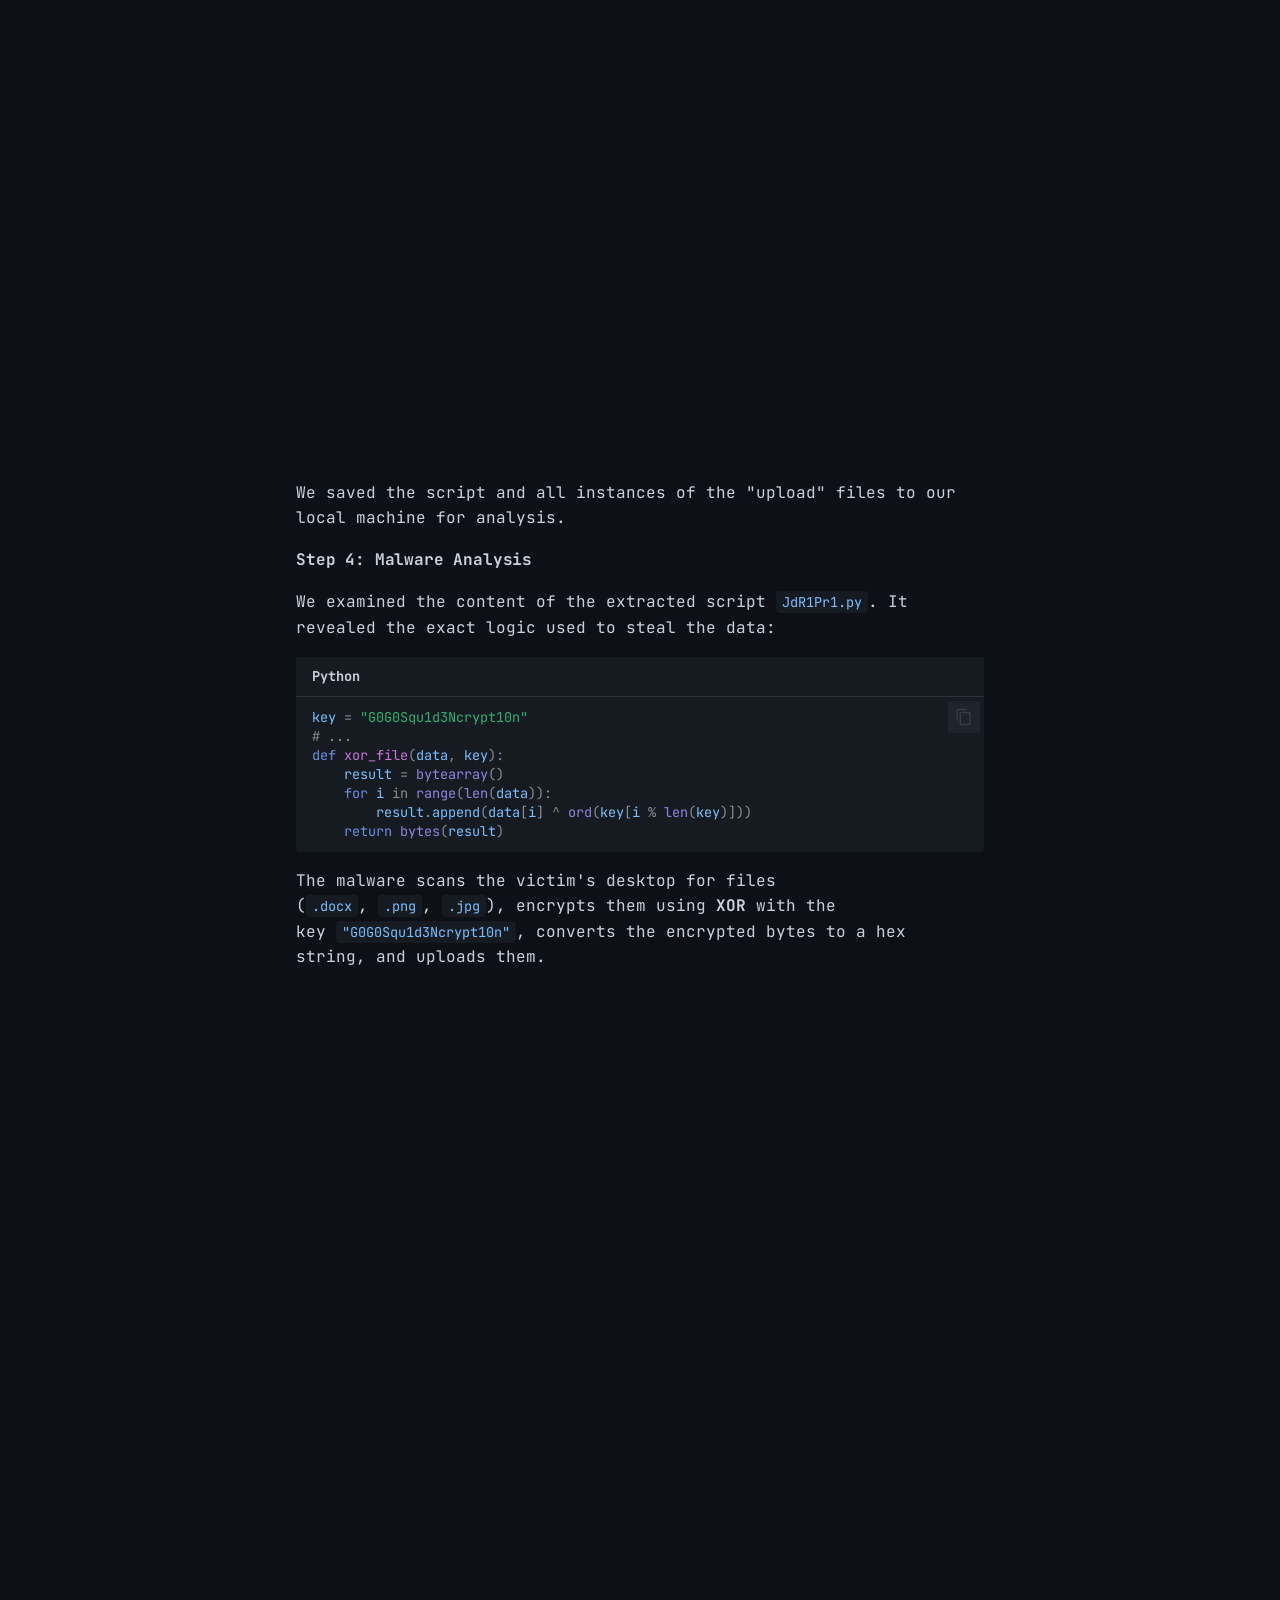
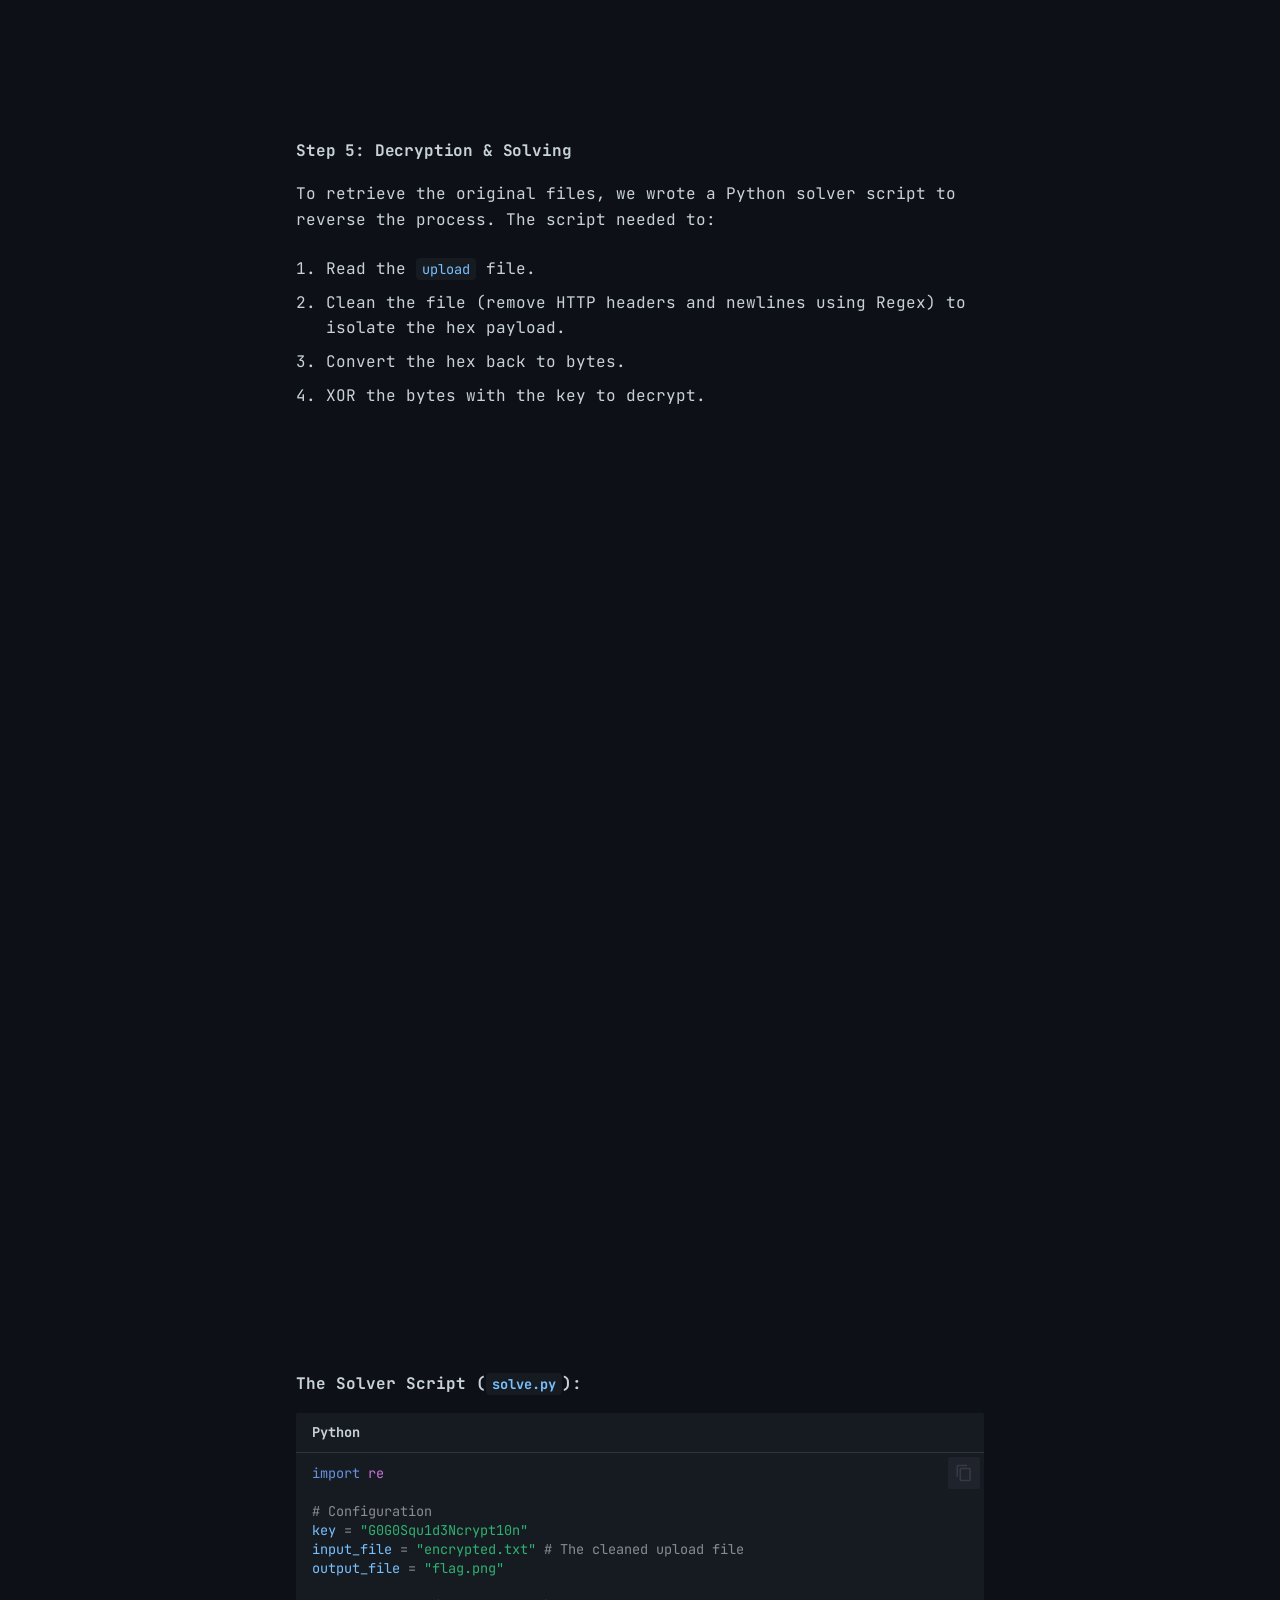
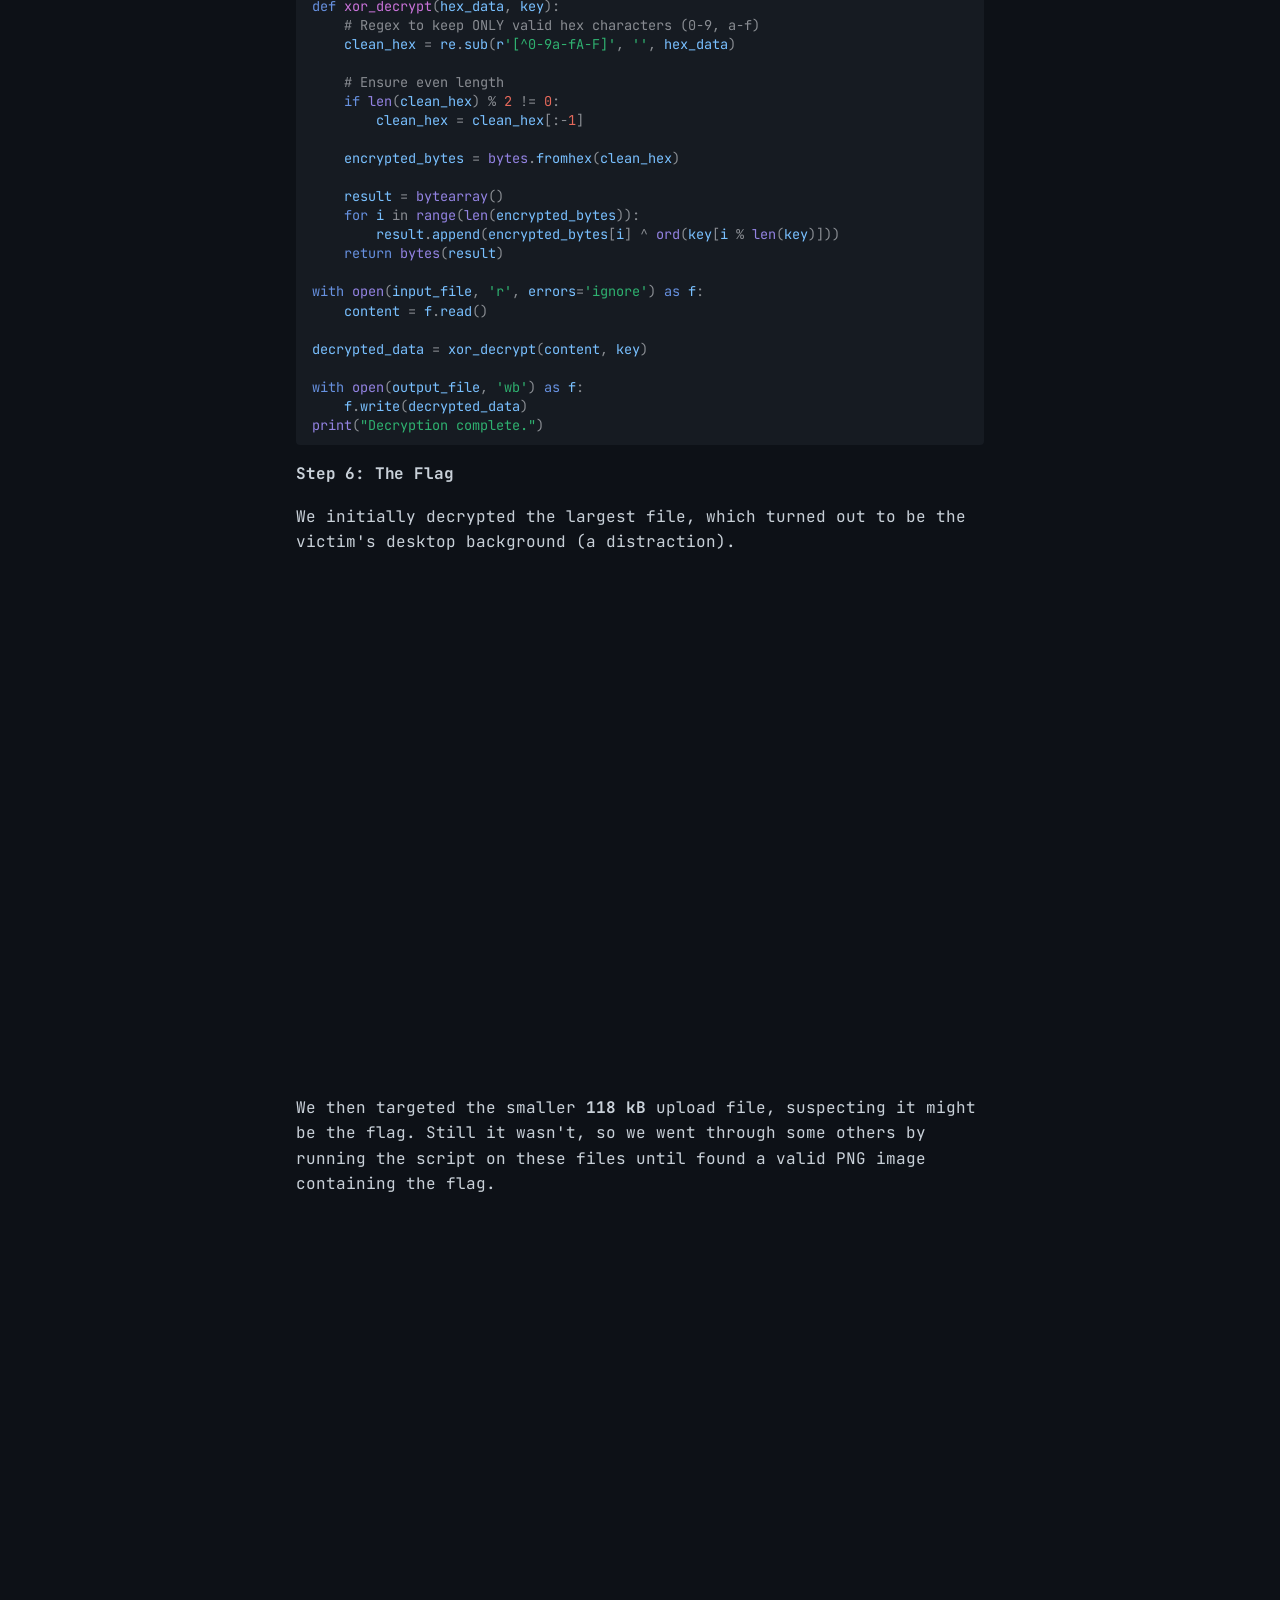
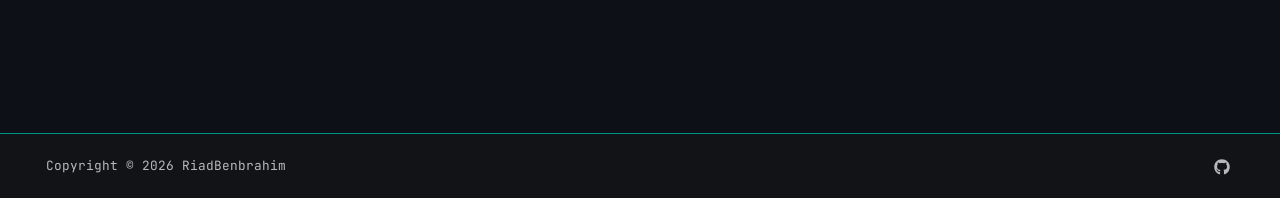
<file: writeups/UofTCTF2026/WriteUp_Team K&K Network Forensics Challenge/index.html>
<!doctype html>
<html lang="en" class="no-js">
  <head>
    
      <meta charset="utf-8">
      <meta name="viewport" content="width=device-width,initial-scale=1">
      
        <meta name="description" content="CTF writeups focusing on Network Forensics, Web Exploitation, and OSINT">
      
      
        <meta name="author" content="Riad">
      
      
        <link rel="canonical" href="https://rador-01.github.io/CTF-Blog/writeups/UofTCTF2026/WriteUp_Team%20K%26K%20Network%20Forensics%20Challenge/">
      
      
        <link rel="prev" href="../../..">
      
      
        <link rel="next" href="../../../about/">
      
      
        
      
      
      <link rel="icon" href="../../../assets/images/favicon.png">
      <meta name="generator" content="mkdocs-1.6.1, mkdocs-material-9.7.1">
    
    
      
        <title>Forensics - Riad's CTF Writeups</title>
      
    
    
      <link rel="stylesheet" href="../../../assets/stylesheets/main.484c7ddc.min.css">
      
        
        <link rel="stylesheet" href="../../../assets/stylesheets/palette.ab4e12ef.min.css">
      
      
  
  
    
      
      
    
  
    
      
      
    
  
    
      
      
    
  
    
      
      
    
  
  
  <style>:root{--md-admonition-icon--note:url('data:image/svg+xml;charset=utf-8,%3Csvg%20xmlns%3D%22http%3A//www.w3.org/2000/svg%22%20viewBox%3D%220%200%2024%2024%22%3E%3Cpath%20d%3D%22M12%202C6.47%202%202%206.47%202%2012s4.47%2010%2010%2010%2010-4.47%2010-10S17.53%202%2012%202m3.1%205.07c.14%200%20.28.05.4.16l1.27%201.27c.23.22.23.57%200%20.78l-1%201-2.05-2.05%201-1c.1-.11.24-.16.38-.16m-1.97%201.74%202.06%202.06-6.06%206.06H7.07v-2.06z%22/%3E%3C/svg%3E');--md-admonition-icon--tip:url('data:image/svg+xml;charset=utf-8,%3Csvg%20xmlns%3D%22http%3A//www.w3.org/2000/svg%22%20viewBox%3D%220%200%2024%2024%22%3E%3Cpath%20d%3D%22M17.66%2011.2c-.23-.3-.51-.56-.77-.82-.67-.6-1.43-1.03-2.07-1.66C13.33%207.26%2013%204.85%2013.95%203c-.95.23-1.78.75-2.49%201.32-2.59%202.08-3.61%205.75-2.39%208.9.04.1.08.2.08.33%200%20.22-.15.42-.35.5-.23.1-.47.04-.66-.12a.6.6%200%200%201-.14-.17c-1.13-1.43-1.31-3.48-.55-5.12C5.78%2010%204.87%2012.3%205%2014.47c.06.5.12%201%20.29%201.5.14.6.41%201.2.71%201.73%201.08%201.73%202.95%202.97%204.96%203.22%202.14.27%204.43-.12%206.07-1.6%201.83-1.66%202.47-4.32%201.53-6.6l-.13-.26c-.21-.46-.77-1.26-.77-1.26m-3.16%206.3c-.28.24-.74.5-1.1.6-1.12.4-2.24-.16-2.9-.82%201.19-.28%201.9-1.16%202.11-2.05.17-.8-.15-1.46-.28-2.23-.12-.74-.1-1.37.17-2.06.19.38.39.76.63%201.06.77%201%201.98%201.44%202.24%202.8.04.14.06.28.06.43.03.82-.33%201.72-.93%202.27%22/%3E%3C/svg%3E');--md-admonition-icon--warning:url('data:image/svg+xml;charset=utf-8,%3Csvg%20xmlns%3D%22http%3A//www.w3.org/2000/svg%22%20viewBox%3D%220%200%2024%2024%22%3E%3Cpath%20d%3D%22M13%2013h-2V7h2m-2%208h2v2h-2m4.73-14H8.27L3%208.27v7.46L8.27%2021h7.46L21%2015.73V8.27z%22/%3E%3C/svg%3E');--md-admonition-icon--danger:url('data:image/svg+xml;charset=utf-8,%3Csvg%20xmlns%3D%22http%3A//www.w3.org/2000/svg%22%20viewBox%3D%220%200%2024%2024%22%3E%3Cpath%20d%3D%22m15.8%2018.5%206%201.6-.4%201.9-9.4-2.5L2.6%2022l-.5-1.9%206-1.6L2%2016.9l.5-1.9%209.4%202.5%209.4-2.5.5%201.9zM18%208c0%201.8-.8%203.3-2%204.4V15h-2v-2h-1v2h-2v-2h-1v2H8v-2.6C6.8%2011.3%206%209.8%206%208a6%206%200%200%201%206-6%206%206%200%200%201%206%206m-7-.5c0-.8-.7-1.5-1.5-1.5S8%206.7%208%207.5%208.7%209%209.5%209%2011%208.3%2011%207.5m2%203.5-1-2-1%202zm3-3.5c0-.8-.7-1.5-1.5-1.5S13%206.7%2013%207.5%2013.7%209%2014.5%209%2016%208.3%2016%207.5%22/%3E%3C/svg%3E');}</style>



    
    
      
    
    
      
        
        
        <link rel="preconnect" href="https://fonts.gstatic.com" crossorigin>
        <link rel="stylesheet" href="https://fonts.googleapis.com/css?family=JetBrains+Mono:300,300i,400,400i,700,700i%7CJetBrains+Mono:400,400i,700,700i&display=fallback">
        <style>:root{--md-text-font:"JetBrains Mono";--md-code-font:"JetBrains Mono"}</style>
      
    
    
      <link rel="stylesheet" href="../../../stylesheets/extra.css">
    
    <script>__md_scope=new URL("../../..",location),__md_hash=e=>[...e].reduce(((e,_)=>(e<<5)-e+_.charCodeAt(0)),0),__md_get=(e,_=localStorage,t=__md_scope)=>JSON.parse(_.getItem(t.pathname+"."+e)),__md_set=(e,_,t=localStorage,a=__md_scope)=>{try{t.setItem(a.pathname+"."+e,JSON.stringify(_))}catch(e){}}</script>
    
      

    
    
  </head>
  
  
    
    
    
    
    
    <body dir="ltr" data-md-color-scheme="slate" data-md-color-primary="teal" data-md-color-accent="amber">
  
    
    <input class="md-toggle" data-md-toggle="drawer" type="checkbox" id="__drawer" autocomplete="off">
    <input class="md-toggle" data-md-toggle="search" type="checkbox" id="__search" autocomplete="off">
    <label class="md-overlay" for="__drawer"></label>
    <div data-md-component="skip">
      
        
        <a href="#challenge-name" class="md-skip">
          Skip to content
        </a>
      
    </div>
    <div data-md-component="announce">
      
    </div>
    
    
      

  

<header class="md-header md-header--shadow" data-md-component="header">
  <nav class="md-header__inner md-grid" aria-label="Header">
    <a href="../../.." title="Riad&#39;s CTF Writeups" class="md-header__button md-logo" aria-label="Riad's CTF Writeups" data-md-component="logo">
      
  
  <svg xmlns="http://www.w3.org/2000/svg" viewBox="0 0 24 24"><path d="M14 12h-4v-2h4m0 6h-4v-2h4m6-6h-2.81a6 6 0 0 0-1.82-1.96L17 4.41 15.59 3l-2.17 2.17a6 6 0 0 0-2.83 0L8.41 3 7 4.41l1.62 1.63C7.88 6.55 7.26 7.22 6.81 8H4v2h2.09c-.05.33-.09.66-.09 1v1H4v2h2v1c0 .34.04.67.09 1H4v2h2.81c1.04 1.79 2.97 3 5.19 3s4.15-1.21 5.19-3H20v-2h-2.09c.05-.33.09-.66.09-1v-1h2v-2h-2v-1c0-.34-.04-.67-.09-1H20z"/></svg>

    </a>
    <label class="md-header__button md-icon" for="__drawer">
      
      <svg xmlns="http://www.w3.org/2000/svg" viewBox="0 0 24 24"><path d="M3 6h18v2H3zm0 5h18v2H3zm0 5h18v2H3z"/></svg>
    </label>
    <div class="md-header__title" data-md-component="header-title">
      <div class="md-header__ellipsis">
        <div class="md-header__topic">
          <span class="md-ellipsis">
            Riad's CTF Writeups
          </span>
        </div>
        <div class="md-header__topic" data-md-component="header-topic">
          <span class="md-ellipsis">
            
              Forensics
            
          </span>
        </div>
      </div>
    </div>
    
      
    
    
    
    
      
      
        <label class="md-header__button md-icon" for="__search">
          
          <svg xmlns="http://www.w3.org/2000/svg" viewBox="0 0 24 24"><path d="M9.5 3A6.5 6.5 0 0 1 16 9.5c0 1.61-.59 3.09-1.56 4.23l.27.27h.79l5 5-1.5 1.5-5-5v-.79l-.27-.27A6.52 6.52 0 0 1 9.5 16 6.5 6.5 0 0 1 3 9.5 6.5 6.5 0 0 1 9.5 3m0 2C7 5 5 7 5 9.5S7 14 9.5 14 14 12 14 9.5 12 5 9.5 5"/></svg>
        </label>
        <div class="md-search" data-md-component="search" role="dialog">
  <label class="md-search__overlay" for="__search"></label>
  <div class="md-search__inner" role="search">
    <form class="md-search__form" name="search">
      <input type="text" class="md-search__input" name="query" aria-label="Search" placeholder="Search" autocapitalize="off" autocorrect="off" autocomplete="off" spellcheck="false" data-md-component="search-query" required>
      <label class="md-search__icon md-icon" for="__search">
        
        <svg xmlns="http://www.w3.org/2000/svg" viewBox="0 0 24 24"><path d="M9.5 3A6.5 6.5 0 0 1 16 9.5c0 1.61-.59 3.09-1.56 4.23l.27.27h.79l5 5-1.5 1.5-5-5v-.79l-.27-.27A6.52 6.52 0 0 1 9.5 16 6.5 6.5 0 0 1 3 9.5 6.5 6.5 0 0 1 9.5 3m0 2C7 5 5 7 5 9.5S7 14 9.5 14 14 12 14 9.5 12 5 9.5 5"/></svg>
        
        <svg xmlns="http://www.w3.org/2000/svg" viewBox="0 0 24 24"><path d="M20 11v2H8l5.5 5.5-1.42 1.42L4.16 12l7.92-7.92L13.5 5.5 8 11z"/></svg>
      </label>
      <nav class="md-search__options" aria-label="Search">
        
          <a href="javascript:void(0)" class="md-search__icon md-icon" title="Share" aria-label="Share" data-clipboard data-clipboard-text="" data-md-component="search-share" tabindex="-1">
            
            <svg xmlns="http://www.w3.org/2000/svg" viewBox="0 0 24 24"><path d="M18 16.08c-.76 0-1.44.3-1.96.77L8.91 12.7c.05-.23.09-.46.09-.7s-.04-.47-.09-.7l7.05-4.11c.54.5 1.25.81 2.04.81a3 3 0 0 0 3-3 3 3 0 0 0-3-3 3 3 0 0 0-3 3c0 .24.04.47.09.7L8.04 9.81C7.5 9.31 6.79 9 6 9a3 3 0 0 0-3 3 3 3 0 0 0 3 3c.79 0 1.5-.31 2.04-.81l7.12 4.15c-.05.21-.08.43-.08.66 0 1.61 1.31 2.91 2.92 2.91s2.92-1.3 2.92-2.91A2.92 2.92 0 0 0 18 16.08"/></svg>
          </a>
        
        <button type="reset" class="md-search__icon md-icon" title="Clear" aria-label="Clear" tabindex="-1">
          
          <svg xmlns="http://www.w3.org/2000/svg" viewBox="0 0 24 24"><path d="M19 6.41 17.59 5 12 10.59 6.41 5 5 6.41 10.59 12 5 17.59 6.41 19 12 13.41 17.59 19 19 17.59 13.41 12z"/></svg>
        </button>
      </nav>
      
        <div class="md-search__suggest" data-md-component="search-suggest"></div>
      
    </form>
    <div class="md-search__output">
      <div class="md-search__scrollwrap" tabindex="0" data-md-scrollfix>
        <div class="md-search-result" data-md-component="search-result">
          <div class="md-search-result__meta">
            Initializing search
          </div>
          <ol class="md-search-result__list" role="presentation"></ol>
        </div>
      </div>
    </div>
  </div>
</div>
      
    
    
      <div class="md-header__source">
        <a href="https://github.com/Rador-01/CTF-Blog" title="Go to repository" class="md-source" data-md-component="source">
  <div class="md-source__icon md-icon">
    
    <svg xmlns="http://www.w3.org/2000/svg" viewBox="0 0 448 512"><!--! Font Awesome Free 7.1.0 by @fontawesome - https://fontawesome.com License - https://fontawesome.com/license/free (Icons: CC BY 4.0, Fonts: SIL OFL 1.1, Code: MIT License) Copyright 2025 Fonticons, Inc.--><path d="M439.6 236.1 244 40.5c-5.4-5.5-12.8-8.5-20.4-8.5s-15 3-20.4 8.4L162.5 81l51.5 51.5c27.1-9.1 52.7 16.8 43.4 43.7l49.7 49.7c34.2-11.8 61.2 31 35.5 56.7-26.5 26.5-70.2-2.9-56-37.3L240.3 199v121.9c25.3 12.5 22.3 41.8 9.1 55-6.4 6.4-15.2 10.1-24.3 10.1s-17.8-3.6-24.3-10.1c-17.6-17.6-11.1-46.9 11.2-56v-123c-20.8-8.5-24.6-30.7-18.6-45L142.6 101 8.5 235.1C3 240.6 0 247.9 0 255.5s3 15 8.5 20.4l195.6 195.7c5.4 5.4 12.7 8.4 20.4 8.4s15-3 20.4-8.4l194.7-194.7c5.4-5.4 8.4-12.8 8.4-20.4s-3-15-8.4-20.4"/></svg>
  </div>
  <div class="md-source__repository">
    Rador-01/CTF-Blog
  </div>
</a>
      </div>
    
  </nav>
  
</header>
    
    <div class="md-container" data-md-component="container">
      
      
        
          
        
      
      <main class="md-main" data-md-component="main">
        <div class="md-main__inner md-grid">
          
            
              
              <div class="md-sidebar md-sidebar--primary" data-md-component="sidebar" data-md-type="navigation" >
                <div class="md-sidebar__scrollwrap">
                  <div class="md-sidebar__inner">
                    



<nav class="md-nav md-nav--primary" aria-label="Navigation" data-md-level="0">
  <label class="md-nav__title" for="__drawer">
    <a href="../../.." title="Riad&#39;s CTF Writeups" class="md-nav__button md-logo" aria-label="Riad's CTF Writeups" data-md-component="logo">
      
  
  <svg xmlns="http://www.w3.org/2000/svg" viewBox="0 0 24 24"><path d="M14 12h-4v-2h4m0 6h-4v-2h4m6-6h-2.81a6 6 0 0 0-1.82-1.96L17 4.41 15.59 3l-2.17 2.17a6 6 0 0 0-2.83 0L8.41 3 7 4.41l1.62 1.63C7.88 6.55 7.26 7.22 6.81 8H4v2h2.09c-.05.33-.09.66-.09 1v1H4v2h2v1c0 .34.04.67.09 1H4v2h2.81c1.04 1.79 2.97 3 5.19 3s4.15-1.21 5.19-3H20v-2h-2.09c.05-.33.09-.66.09-1v-1h2v-2h-2v-1c0-.34-.04-.67-.09-1H20z"/></svg>

    </a>
    Riad's CTF Writeups
  </label>
  
    <div class="md-nav__source">
      <a href="https://github.com/Rador-01/CTF-Blog" title="Go to repository" class="md-source" data-md-component="source">
  <div class="md-source__icon md-icon">
    
    <svg xmlns="http://www.w3.org/2000/svg" viewBox="0 0 448 512"><!--! Font Awesome Free 7.1.0 by @fontawesome - https://fontawesome.com License - https://fontawesome.com/license/free (Icons: CC BY 4.0, Fonts: SIL OFL 1.1, Code: MIT License) Copyright 2025 Fonticons, Inc.--><path d="M439.6 236.1 244 40.5c-5.4-5.5-12.8-8.5-20.4-8.5s-15 3-20.4 8.4L162.5 81l51.5 51.5c27.1-9.1 52.7 16.8 43.4 43.7l49.7 49.7c34.2-11.8 61.2 31 35.5 56.7-26.5 26.5-70.2-2.9-56-37.3L240.3 199v121.9c25.3 12.5 22.3 41.8 9.1 55-6.4 6.4-15.2 10.1-24.3 10.1s-17.8-3.6-24.3-10.1c-17.6-17.6-11.1-46.9 11.2-56v-123c-20.8-8.5-24.6-30.7-18.6-45L142.6 101 8.5 235.1C3 240.6 0 247.9 0 255.5s3 15 8.5 20.4l195.6 195.7c5.4 5.4 12.7 8.4 20.4 8.4s15-3 20.4-8.4l194.7-194.7c5.4-5.4 8.4-12.8 8.4-20.4s-3-15-8.4-20.4"/></svg>
  </div>
  <div class="md-source__repository">
    Rador-01/CTF-Blog
  </div>
</a>
    </div>
  
  <ul class="md-nav__list" data-md-scrollfix>
    
      
      
  
  
  
  
    <li class="md-nav__item">
      <a href="../../.." class="md-nav__link">
        
  
  
  <span class="md-ellipsis">
    
  
    Home
  

    
  </span>
  
  

      </a>
    </li>
  

    
      
      
  
  
    
  
  
  
    
    
      
        
      
    
    
    
    
    <li class="md-nav__item md-nav__item--active md-nav__item--nested">
      
        
        
        <input class="md-nav__toggle md-toggle " type="checkbox" id="__nav_2" checked>
        
          
          <label class="md-nav__link" for="__nav_2" id="__nav_2_label" tabindex="0">
            
  
  
  <span class="md-ellipsis">
    
  
    Writeups
  

    
  </span>
  
  

            <span class="md-nav__icon md-icon"></span>
          </label>
        
        <nav class="md-nav" data-md-level="1" aria-labelledby="__nav_2_label" aria-expanded="true">
          <label class="md-nav__title" for="__nav_2">
            <span class="md-nav__icon md-icon"></span>
            
  
    Writeups
  

          </label>
          <ul class="md-nav__list" data-md-scrollfix>
            
              
                
  
  
    
  
  
  
    
    
      
        
      
    
    
    
    
    <li class="md-nav__item md-nav__item--active md-nav__item--nested">
      
        
        
        <input class="md-nav__toggle md-toggle " type="checkbox" id="__nav_2_1" checked>
        
          
          <label class="md-nav__link" for="__nav_2_1" id="__nav_2_1_label" tabindex="0">
            
  
  
  <span class="md-ellipsis">
    
  
    UofT CTF 2026
  

    
  </span>
  
  

            <span class="md-nav__icon md-icon"></span>
          </label>
        
        <nav class="md-nav" data-md-level="2" aria-labelledby="__nav_2_1_label" aria-expanded="true">
          <label class="md-nav__title" for="__nav_2_1">
            <span class="md-nav__icon md-icon"></span>
            
  
    UofT CTF 2026
  

          </label>
          <ul class="md-nav__list" data-md-scrollfix>
            
              
                
  
  
    
  
  
  
    <li class="md-nav__item md-nav__item--active">
      
      <input class="md-nav__toggle md-toggle" type="checkbox" id="__toc">
      
      
      
        <label class="md-nav__link md-nav__link--active" for="__toc">
          
  
  
  <span class="md-ellipsis">
    
  
    Forensics
  

    
  </span>
  
  

          <span class="md-nav__icon md-icon"></span>
        </label>
      
      <a href="./" class="md-nav__link md-nav__link--active">
        
  
  
  <span class="md-ellipsis">
    
  
    Forensics
  

    
  </span>
  
  

      </a>
      
        

<nav class="md-nav md-nav--secondary" aria-label="Table of contents">
  
  
  
  
    <label class="md-nav__title" for="__toc">
      <span class="md-nav__icon md-icon"></span>
      Table of contents
    </label>
    <ul class="md-nav__list" data-md-component="toc" data-md-scrollfix>
      
        <li class="md-nav__item">
  <a href="#challenge-name" class="md-nav__link">
    <span class="md-ellipsis">
      
        Challenge Name
      
    </span>
  </a>
  
</li>
      
        <li class="md-nav__item">
  <a href="#description" class="md-nav__link">
    <span class="md-ellipsis">
      
        Description
      
    </span>
  </a>
  
</li>
      
        <li class="md-nav__item">
  <a href="#the-idea" class="md-nav__link">
    <span class="md-ellipsis">
      
        The Idea
      
    </span>
  </a>
  
</li>
      
        <li class="md-nav__item">
  <a href="#step-by-step-solution" class="md-nav__link">
    <span class="md-ellipsis">
      
        Step by step solution
      
    </span>
  </a>
  
</li>
      
    </ul>
  
</nav>
      
    </li>
  

              
            
          </ul>
        </nav>
      
    </li>
  

              
            
          </ul>
        </nav>
      
    </li>
  

    
      
      
  
  
  
  
    <li class="md-nav__item">
      <a href="../../../about/" class="md-nav__link">
        
  
  
  <span class="md-ellipsis">
    
  
    About
  

    
  </span>
  
  

      </a>
    </li>
  

    
  </ul>
</nav>
                  </div>
                </div>
              </div>
            
            
              
              <div class="md-sidebar md-sidebar--secondary" data-md-component="sidebar" data-md-type="toc" >
                <div class="md-sidebar__scrollwrap">
                  <div class="md-sidebar__inner">
                    

<nav class="md-nav md-nav--secondary" aria-label="Table of contents">
  
  
  
  
    <label class="md-nav__title" for="__toc">
      <span class="md-nav__icon md-icon"></span>
      Table of contents
    </label>
    <ul class="md-nav__list" data-md-component="toc" data-md-scrollfix>
      
        <li class="md-nav__item">
  <a href="#challenge-name" class="md-nav__link">
    <span class="md-ellipsis">
      
        Challenge Name
      
    </span>
  </a>
  
</li>
      
        <li class="md-nav__item">
  <a href="#description" class="md-nav__link">
    <span class="md-ellipsis">
      
        Description
      
    </span>
  </a>
  
</li>
      
        <li class="md-nav__item">
  <a href="#the-idea" class="md-nav__link">
    <span class="md-ellipsis">
      
        The Idea
      
    </span>
  </a>
  
</li>
      
        <li class="md-nav__item">
  <a href="#step-by-step-solution" class="md-nav__link">
    <span class="md-ellipsis">
      
        Step by step solution
      
    </span>
  </a>
  
</li>
      
    </ul>
  
</nav>
                  </div>
                </div>
              </div>
            
          
          
            <div class="md-content" data-md-component="content">
              
                



  


  <nav class="md-path" aria-label="Navigation" >
    <ol class="md-path__list">
      
        
  
  
    <li class="md-path__item">
      <a href="../../.." class="md-path__link">
        
  <span class="md-ellipsis">
    Home
  </span>

      </a>
    </li>
  

      
      
        
  
  
    
    
      
  
  
    
    
      <li class="md-path__item">
        <a href="./" class="md-path__link">
          
  <span class="md-ellipsis">
    Writeups
  </span>

        </a>
      </li>
    
  

    
  

      
        
  
  
    
    
      <li class="md-path__item">
        <a href="./" class="md-path__link">
          
  <span class="md-ellipsis">
    UofT CTF 2026
  </span>

        </a>
      </li>
    
  

      
    </ol>
  </nav>

              
              <article class="md-content__inner md-typeset">
                
                  


  
  


  <h1>Forensics</h1>

<h3 id="challenge-name">Challenge Name<a class="headerlink" href="#challenge-name" title="Permanent link">🔗</a></h3>
<p>Team K&amp;K Network Forensics Challenge</p>
<p>Author: UofTCTF 2026</p>
<h3 id="description">Description<a class="headerlink" href="#description" title="Permanent link">🔗</a></h3>
<p>This challenge involves analyzing a <code>.pcapng</code> packet capture file to investigate suspicious network activity. The scenario describes a team fearing data theft by a competitor. The goal is to analyze the network logs, identify the exfiltrated data, and uncover the flag hidden within the stolen files.</p>
<h3 id="the-idea">The Idea<a class="headerlink" href="#the-idea" title="Permanent link">🔗</a></h3>
<p>The core concept of this challenge is <strong>Data Exfiltration via HTTP</strong>. The attacker used a custom Python script to encrypt confidential files on the victim's machine and upload them to an external server. By analyzing the network traffic, we can identify the large file uploads, recover the attacker's script to understand the encryption method (XOR), and write a counter-script to decrypt the stolen data and reveal the flag.</p>
<hr />
<h3 id="step-by-step-solution">Step by step solution<a class="headerlink" href="#step-by-step-solution" title="Permanent link">🔗</a></h3>
<h4 id="step-1-initial-reconnaissance-wireshark">Step 1: Initial Reconnaissance (Wireshark)<a class="headerlink" href="#step-1-initial-reconnaissance-wireshark" title="Permanent link">🔗</a></h4>
<p>We started by opening the <code>.pcapng</code> file in Wireshark. To filter through the noise and understand the general traffic flow, we navigated to <code>Statistics &gt; Protocol Hierarchy</code>.</p>
<p>This provided a high-level view of all protocols present. A specific line stood out immediately: <strong>MIME Multipart Media Encapsulation</strong> which is a method used to combine multiple types of data (text, images, audio, etc.) into a single message for transmission over the internet, most commonly in email. It accounted for nearly <strong>22%</strong> of the total byte count, despite being involved in only a few packets. This disproportionate size is a strong indicator of a file transfer. Specifically, files being sent via HTTP POST requests.</p>
<p><img alt="Wireshark Protocol Hierarchy" loading="lazy" src="../../../images/1.png" /></p>
<h4 id="step-2-locating-the-exfiltration">Step 2: Locating the Exfiltration<a class="headerlink" href="#step-2-locating-the-exfiltration" title="Permanent link">🔗</a></h4>
<p>Instead of manually searching for the suspicious traffic, we used the Protocol Hierarchy window to filter it directly. </p>
<p>We right-clicked on the <strong>MIME Multipart Media Encapsulation</strong> row and selected <strong>Apply as Filter &gt; Selected</strong>. This immediately isolated the specific packets responsible for the heavy data transfer.</p>
<p><img alt="Protocol Hierarchy Filter" loading="lazy" src="../../../images/9.png" /></p>
<p>This filter revealed a series of <strong>HTTP POST</strong> requests sent to the IP address <code>34.134.77.90</code>. By looking at the Info column, we saw they were targeting the URI <code>/upload</code>, confirming that data was being actively exfiltrated to an external server.</p>
<p><img alt="Filtered Packet List" loading="lazy" src="../../../images/2.png" /></p>
<h4 id="step-3-extracting-evidence">Step 3: Extracting Evidence<a class="headerlink" href="#step-3-extracting-evidence" title="Permanent link">🔗</a></h4>
<p>To retrieve the actual data being sent, we used Wireshark's built-in file extraction tool:</p>
<ul>
<li>Navigate to: <code>File &gt; Export Objects &gt; HTTP</code></li>
</ul>
<p>This opened a list of all files transferred over HTTP. Two items were critical:</p>
<ol>
<li>
<p><strong><code>JdR1Pr1.py</code></strong>: A Python script (likely the malware itself).</p>
</li>
<li>
<p><strong><code>upload</code></strong>: Several entries named "upload", mostly with the MIME type <code>multipart/form-data</code>. One file was significantly large (<strong>1475 kB</strong>), and others were smaller (e.g., <strong>118 kB</strong>, <strong>382 kB</strong>).</p>
</li>
</ol>
<p><img alt="Export Objects List" loading="lazy" src="../../../images/3.png" /></p>
<p>We saved the script and all instances of the "upload" files to our local machine for analysis.</p>
<h4 id="step-4-malware-analysis">Step 4: Malware Analysis<a class="headerlink" href="#step-4-malware-analysis" title="Permanent link">🔗</a></h4>
<p>We examined the content of the extracted script <code>JdR1Pr1.py</code>. It revealed the exact logic used to steal the data:</p>
<div class="language-Python highlight"><span class="filename">Python</span><pre><span></span><code><span id="__span-0-1"><a id="__codelineno-0-1" name="__codelineno-0-1" href="#__codelineno-0-1"></a><span class="n">key</span> <span class="o">=</span> <span class="s2">&quot;G0G0Squ1d3Ncrypt10n&quot;</span>
</span><span id="__span-0-2"><a id="__codelineno-0-2" name="__codelineno-0-2" href="#__codelineno-0-2"></a><span class="c1"># ...</span>
</span><span id="__span-0-3"><a id="__codelineno-0-3" name="__codelineno-0-3" href="#__codelineno-0-3"></a><span class="k">def</span><span class="w"> </span><span class="nf">xor_file</span><span class="p">(</span><span class="n">data</span><span class="p">,</span> <span class="n">key</span><span class="p">):</span>
</span><span id="__span-0-4"><a id="__codelineno-0-4" name="__codelineno-0-4" href="#__codelineno-0-4"></a>    <span class="n">result</span> <span class="o">=</span> <span class="nb">bytearray</span><span class="p">()</span>
</span><span id="__span-0-5"><a id="__codelineno-0-5" name="__codelineno-0-5" href="#__codelineno-0-5"></a>    <span class="k">for</span> <span class="n">i</span> <span class="ow">in</span> <span class="nb">range</span><span class="p">(</span><span class="nb">len</span><span class="p">(</span><span class="n">data</span><span class="p">)):</span>
</span><span id="__span-0-6"><a id="__codelineno-0-6" name="__codelineno-0-6" href="#__codelineno-0-6"></a>        <span class="n">result</span><span class="o">.</span><span class="n">append</span><span class="p">(</span><span class="n">data</span><span class="p">[</span><span class="n">i</span><span class="p">]</span> <span class="o">^</span> <span class="nb">ord</span><span class="p">(</span><span class="n">key</span><span class="p">[</span><span class="n">i</span> <span class="o">%</span> <span class="nb">len</span><span class="p">(</span><span class="n">key</span><span class="p">)]))</span>
</span><span id="__span-0-7"><a id="__codelineno-0-7" name="__codelineno-0-7" href="#__codelineno-0-7"></a>    <span class="k">return</span> <span class="nb">bytes</span><span class="p">(</span><span class="n">result</span><span class="p">)</span>
</span></code></pre></div>
<p>The malware scans the victim's desktop for files (<code>.docx</code>, <code>.png</code>, <code>.jpg</code>), encrypts them using <strong>XOR</strong> with the key <code>"G0G0Squ1d3Ncrypt10n"</code>, converts the encrypted bytes to a hex string, and uploads them.</p>
<p><img alt="JdR1Pr1.py code" loading="lazy" src="../../../images/4.png" /></p>
<h4 id="step-5-decryption-solving">Step 5: Decryption &amp; Solving<a class="headerlink" href="#step-5-decryption-solving" title="Permanent link">🔗</a></h4>
<p>To retrieve the original files, we wrote a Python solver script to reverse the process. The script needed to:</p>
<ol>
<li>
<p>Read the <code>upload</code> file.</p>
</li>
<li>
<p>Clean the file (remove HTTP headers and newlines using Regex) to isolate the hex payload.</p>
</li>
<li>
<p>Convert the hex back to bytes.</p>
</li>
<li>
<p>XOR the bytes with the key to decrypt.</p>
</li>
</ol>
<p><img alt="upload file" loading="lazy" src="../../../images/7.png" /></p>
<p><img alt="cleaned file saved under the name: encrypted.txt" loading="lazy" src="../../../images/8.png" /></p>
<p><strong>The Solver Script (<code>solve.py</code>):</strong></p>
<div class="language-Python highlight"><span class="filename">Python</span><pre><span></span><code><span id="__span-1-1"><a id="__codelineno-1-1" name="__codelineno-1-1" href="#__codelineno-1-1"></a><span class="kn">import</span><span class="w"> </span><span class="nn">re</span>
</span><span id="__span-1-2"><a id="__codelineno-1-2" name="__codelineno-1-2" href="#__codelineno-1-2"></a>
</span><span id="__span-1-3"><a id="__codelineno-1-3" name="__codelineno-1-3" href="#__codelineno-1-3"></a><span class="c1"># Configuration</span>
</span><span id="__span-1-4"><a id="__codelineno-1-4" name="__codelineno-1-4" href="#__codelineno-1-4"></a><span class="n">key</span> <span class="o">=</span> <span class="s2">&quot;G0G0Squ1d3Ncrypt10n&quot;</span>
</span><span id="__span-1-5"><a id="__codelineno-1-5" name="__codelineno-1-5" href="#__codelineno-1-5"></a><span class="n">input_file</span> <span class="o">=</span> <span class="s2">&quot;encrypted.txt&quot;</span> <span class="c1"># The cleaned upload file</span>
</span><span id="__span-1-6"><a id="__codelineno-1-6" name="__codelineno-1-6" href="#__codelineno-1-6"></a><span class="n">output_file</span> <span class="o">=</span> <span class="s2">&quot;flag.png&quot;</span>
</span><span id="__span-1-7"><a id="__codelineno-1-7" name="__codelineno-1-7" href="#__codelineno-1-7"></a>
</span><span id="__span-1-8"><a id="__codelineno-1-8" name="__codelineno-1-8" href="#__codelineno-1-8"></a><span class="k">def</span><span class="w"> </span><span class="nf">xor_decrypt</span><span class="p">(</span><span class="n">hex_data</span><span class="p">,</span> <span class="n">key</span><span class="p">):</span>
</span><span id="__span-1-9"><a id="__codelineno-1-9" name="__codelineno-1-9" href="#__codelineno-1-9"></a>    <span class="c1"># Regex to keep ONLY valid hex characters (0-9, a-f)</span>
</span><span id="__span-1-10"><a id="__codelineno-1-10" name="__codelineno-1-10" href="#__codelineno-1-10"></a>    <span class="n">clean_hex</span> <span class="o">=</span> <span class="n">re</span><span class="o">.</span><span class="n">sub</span><span class="p">(</span><span class="sa">r</span><span class="s1">&#39;[^0-9a-fA-F]&#39;</span><span class="p">,</span> <span class="s1">&#39;&#39;</span><span class="p">,</span> <span class="n">hex_data</span><span class="p">)</span>
</span><span id="__span-1-11"><a id="__codelineno-1-11" name="__codelineno-1-11" href="#__codelineno-1-11"></a>
</span><span id="__span-1-12"><a id="__codelineno-1-12" name="__codelineno-1-12" href="#__codelineno-1-12"></a>    <span class="c1"># Ensure even length</span>
</span><span id="__span-1-13"><a id="__codelineno-1-13" name="__codelineno-1-13" href="#__codelineno-1-13"></a>    <span class="k">if</span> <span class="nb">len</span><span class="p">(</span><span class="n">clean_hex</span><span class="p">)</span> <span class="o">%</span> <span class="mi">2</span> <span class="o">!=</span> <span class="mi">0</span><span class="p">:</span>
</span><span id="__span-1-14"><a id="__codelineno-1-14" name="__codelineno-1-14" href="#__codelineno-1-14"></a>        <span class="n">clean_hex</span> <span class="o">=</span> <span class="n">clean_hex</span><span class="p">[:</span><span class="o">-</span><span class="mi">1</span><span class="p">]</span>
</span><span id="__span-1-15"><a id="__codelineno-1-15" name="__codelineno-1-15" href="#__codelineno-1-15"></a>
</span><span id="__span-1-16"><a id="__codelineno-1-16" name="__codelineno-1-16" href="#__codelineno-1-16"></a>    <span class="n">encrypted_bytes</span> <span class="o">=</span> <span class="nb">bytes</span><span class="o">.</span><span class="n">fromhex</span><span class="p">(</span><span class="n">clean_hex</span><span class="p">)</span>
</span><span id="__span-1-17"><a id="__codelineno-1-17" name="__codelineno-1-17" href="#__codelineno-1-17"></a>
</span><span id="__span-1-18"><a id="__codelineno-1-18" name="__codelineno-1-18" href="#__codelineno-1-18"></a>    <span class="n">result</span> <span class="o">=</span> <span class="nb">bytearray</span><span class="p">()</span>
</span><span id="__span-1-19"><a id="__codelineno-1-19" name="__codelineno-1-19" href="#__codelineno-1-19"></a>    <span class="k">for</span> <span class="n">i</span> <span class="ow">in</span> <span class="nb">range</span><span class="p">(</span><span class="nb">len</span><span class="p">(</span><span class="n">encrypted_bytes</span><span class="p">)):</span>
</span><span id="__span-1-20"><a id="__codelineno-1-20" name="__codelineno-1-20" href="#__codelineno-1-20"></a>        <span class="n">result</span><span class="o">.</span><span class="n">append</span><span class="p">(</span><span class="n">encrypted_bytes</span><span class="p">[</span><span class="n">i</span><span class="p">]</span> <span class="o">^</span> <span class="nb">ord</span><span class="p">(</span><span class="n">key</span><span class="p">[</span><span class="n">i</span> <span class="o">%</span> <span class="nb">len</span><span class="p">(</span><span class="n">key</span><span class="p">)]))</span>
</span><span id="__span-1-21"><a id="__codelineno-1-21" name="__codelineno-1-21" href="#__codelineno-1-21"></a>    <span class="k">return</span> <span class="nb">bytes</span><span class="p">(</span><span class="n">result</span><span class="p">)</span>
</span><span id="__span-1-22"><a id="__codelineno-1-22" name="__codelineno-1-22" href="#__codelineno-1-22"></a>
</span><span id="__span-1-23"><a id="__codelineno-1-23" name="__codelineno-1-23" href="#__codelineno-1-23"></a><span class="k">with</span> <span class="nb">open</span><span class="p">(</span><span class="n">input_file</span><span class="p">,</span> <span class="s1">&#39;r&#39;</span><span class="p">,</span> <span class="n">errors</span><span class="o">=</span><span class="s1">&#39;ignore&#39;</span><span class="p">)</span> <span class="k">as</span> <span class="n">f</span><span class="p">:</span>
</span><span id="__span-1-24"><a id="__codelineno-1-24" name="__codelineno-1-24" href="#__codelineno-1-24"></a>    <span class="n">content</span> <span class="o">=</span> <span class="n">f</span><span class="o">.</span><span class="n">read</span><span class="p">()</span>
</span><span id="__span-1-25"><a id="__codelineno-1-25" name="__codelineno-1-25" href="#__codelineno-1-25"></a>
</span><span id="__span-1-26"><a id="__codelineno-1-26" name="__codelineno-1-26" href="#__codelineno-1-26"></a><span class="n">decrypted_data</span> <span class="o">=</span> <span class="n">xor_decrypt</span><span class="p">(</span><span class="n">content</span><span class="p">,</span> <span class="n">key</span><span class="p">)</span>
</span><span id="__span-1-27"><a id="__codelineno-1-27" name="__codelineno-1-27" href="#__codelineno-1-27"></a>
</span><span id="__span-1-28"><a id="__codelineno-1-28" name="__codelineno-1-28" href="#__codelineno-1-28"></a><span class="k">with</span> <span class="nb">open</span><span class="p">(</span><span class="n">output_file</span><span class="p">,</span> <span class="s1">&#39;wb&#39;</span><span class="p">)</span> <span class="k">as</span> <span class="n">f</span><span class="p">:</span>
</span><span id="__span-1-29"><a id="__codelineno-1-29" name="__codelineno-1-29" href="#__codelineno-1-29"></a>    <span class="n">f</span><span class="o">.</span><span class="n">write</span><span class="p">(</span><span class="n">decrypted_data</span><span class="p">)</span>
</span><span id="__span-1-30"><a id="__codelineno-1-30" name="__codelineno-1-30" href="#__codelineno-1-30"></a><span class="nb">print</span><span class="p">(</span><span class="s2">&quot;Decryption complete.&quot;</span><span class="p">)</span>
</span></code></pre></div>
<h4 id="step-6-the-flag">Step 6: The Flag<a class="headerlink" href="#step-6-the-flag" title="Permanent link">🔗</a></h4>
<p>We initially decrypted the largest file, which turned out to be the victim's desktop background (a distraction). 
<img alt="Distraction" loading="lazy" src="../../../images/6.png" /></p>
<p>We then targeted the smaller <strong>118 kB</strong> upload file, suspecting it might be the flag. Still it wasn't, so we went through some others by running the script on these files until found a valid PNG image containing the flag.</p>
<p><img alt="The final decrypted flag.png image" loading="lazy" src="../../../images/5.png" /></p>












                
              </article>
            </div>
          
          
  <script>var tabs=__md_get("__tabs");if(Array.isArray(tabs))e:for(var set of document.querySelectorAll(".tabbed-set")){var labels=set.querySelector(".tabbed-labels");for(var tab of tabs)for(var label of labels.getElementsByTagName("label"))if(label.innerText.trim()===tab){var input=document.getElementById(label.htmlFor);input.checked=!0;continue e}}</script>

<script>var target=document.getElementById(location.hash.slice(1));target&&target.name&&(target.checked=target.name.startsWith("__tabbed_"))</script>
        </div>
        
          <button type="button" class="md-top md-icon" data-md-component="top" hidden>
  
  <svg xmlns="http://www.w3.org/2000/svg" viewBox="0 0 24 24"><path d="M13 20h-2V8l-5.5 5.5-1.42-1.42L12 4.16l7.92 7.92-1.42 1.42L13 8z"/></svg>
  Back to top
</button>
        
      </main>
      
        <footer class="md-footer">
  
  <div class="md-footer-meta md-typeset">
    <div class="md-footer-meta__inner md-grid">
      <div class="md-copyright">
  
    <div class="md-copyright__highlight">
      Copyright &copy; 2026 RiadBenbrahim
    </div>
  
  
</div>
      
        
<div class="md-social">
  
    
    
    
    
    <a href="https://github.com/Rador-01" target="_blank" rel="noopener" title="GitHub" class="md-social__link">
      <svg xmlns="http://www.w3.org/2000/svg" viewBox="0 0 512 512"><!--! Font Awesome Free 7.1.0 by @fontawesome - https://fontawesome.com License - https://fontawesome.com/license/free (Icons: CC BY 4.0, Fonts: SIL OFL 1.1, Code: MIT License) Copyright 2025 Fonticons, Inc.--><path d="M173.9 397.4c0 2-2.3 3.6-5.2 3.6-3.3.3-5.6-1.3-5.6-3.6 0-2 2.3-3.6 5.2-3.6 3-.3 5.6 1.3 5.6 3.6m-31.1-4.5c-.7 2 1.3 4.3 4.3 4.9 2.6 1 5.6 0 6.2-2s-1.3-4.3-4.3-5.2c-2.6-.7-5.5.3-6.2 2.3m44.2-1.7c-2.9.7-4.9 2.6-4.6 4.9.3 2 2.9 3.3 5.9 2.6 2.9-.7 4.9-2.6 4.6-4.6-.3-1.9-3-3.2-5.9-2.9M252.8 8C114.1 8 8 113.3 8 252c0 110.9 69.8 205.8 169.5 239.2 12.8 2.3 17.3-5.6 17.3-12.1 0-6.2-.3-40.4-.3-61.4 0 0-70 15-84.7-29.8 0 0-11.4-29.1-27.8-36.6 0 0-22.9-15.7 1.6-15.4 0 0 24.9 2 38.6 25.8 21.9 38.6 58.6 27.5 72.9 20.9 2.3-16 8.8-27.1 16-33.7-55.9-6.2-112.3-14.3-112.3-110.5 0-27.5 7.6-41.3 23.6-58.9-2.6-6.5-11.1-33.3 2.6-67.9 20.9-6.5 69 27 69 27 20-5.6 41.5-8.5 62.8-8.5s42.8 2.9 62.8 8.5c0 0 48.1-33.6 69-27 13.7 34.7 5.2 61.4 2.6 67.9 16 17.7 25.8 31.5 25.8 58.9 0 96.5-58.9 104.2-114.8 110.5 9.2 7.9 17 22.9 17 46.4 0 33.7-.3 75.4-.3 83.6 0 6.5 4.6 14.4 17.3 12.1C436.2 457.8 504 362.9 504 252 504 113.3 391.5 8 252.8 8M105.2 352.9c-1.3 1-1 3.3.7 5.2 1.6 1.6 3.9 2.3 5.2 1 1.3-1 1-3.3-.7-5.2-1.6-1.6-3.9-2.3-5.2-1m-10.8-8.1c-.7 1.3.3 2.9 2.3 3.9 1.6 1 3.6.7 4.3-.7.7-1.3-.3-2.9-2.3-3.9-2-.6-3.6-.3-4.3.7m32.4 35.6c-1.6 1.3-1 4.3 1.3 6.2 2.3 2.3 5.2 2.6 6.5 1 1.3-1.3.7-4.3-1.3-6.2-2.2-2.3-5.2-2.6-6.5-1m-11.4-14.7c-1.6 1-1.6 3.6 0 5.9s4.3 3.3 5.6 2.3c1.6-1.3 1.6-3.9 0-6.2-1.4-2.3-4-3.3-5.6-2"/></svg>
    </a>
  
</div>
      
    </div>
  </div>
</footer>
      
    </div>
    <div class="md-dialog" data-md-component="dialog">
      <div class="md-dialog__inner md-typeset"></div>
    </div>
    
    
    
      
      
      <script id="__config" type="application/json">{"annotate": null, "base": "../../..", "features": ["navigation.instant", "navigation.instant.prefetch", "navigation.tracking", "navigation.path", "navigation.indexes", "navigation.top", "search.suggest", "search.highlight", "search.share", "content.code.copy", "content.code.annotate", "content.tabs.link", "header.autohide", "announce.dismiss"], "search": "../../../assets/javascripts/workers/search.2c215733.min.js", "tags": null, "translations": {"clipboard.copied": "Copied to clipboard", "clipboard.copy": "Copy to clipboard", "search.result.more.one": "1 more on this page", "search.result.more.other": "# more on this page", "search.result.none": "No matching documents", "search.result.one": "1 matching document", "search.result.other": "# matching documents", "search.result.placeholder": "Type to start searching", "search.result.term.missing": "Missing", "select.version": "Select version"}, "version": null}</script>
    
    
      <script src="../../../assets/javascripts/bundle.79ae519e.min.js"></script>
      
    
  </body>
</html>
</file>
<file: stylesheets/extra.css>
/* ================================
   DARK MODE STYLES
   ================================ */
[data-md-color-scheme="slate"] {
  --md-default-bg-color: #0d1117;
  --md-default-fg-color: #c9d1d9;
  --md-code-bg-color: #161b22;
  --md-code-fg-color: #79c0ff;
}

[data-md-color-scheme="slate"] .md-header {
  background-color: rgba(13, 17, 23, 0.85);
  backdrop-filter: blur(10px);
}

/* ================================
   SHARED STYLES (Both modes)
   ================================ */

/* Glowing effect on links */
.md-content a:not(.md-button) {
  text-decoration: none;
  border-bottom: 1px dashed;
  transition: all 0.2s ease;
}

.md-content a:not(.md-button):hover {
  border-bottom: 1px solid;
  text-shadow: 0 0 8px currentColor;
}

/* Code blocks styling */
.highlight code {
  border-radius: 8px;
}

/* Custom scrollbar */
::-webkit-scrollbar {
  width: 8px;
  height: 8px;
}

::-webkit-scrollbar-track {
  background: transparent;
}

::-webkit-scrollbar-thumb {
  background: var(--md-primary-fg-color);
  border-radius: 4px;
}

/* Navigation hover effects */
.md-nav__link:hover {
  transform: translateX(4px);
  transition: transform 0.2s ease;
}

/* Admonition styling */
.admonition {
  border-radius: 8px;
  border-left-width: 4px;
}

/* Footer styling */
.md-footer {
  border-top: 1px solid var(--md-primary-fg-color);
}

/* Selection color */
::selection {
  background: var(--md-accent-fg-color);
  color: var(--md-default-bg-color);
}

/* Inline code */
code:not([class*="language-"]) {
  padding: 2px 6px;
  border-radius: 4px;
  font-size: 0.85em;
}

/* Table styling */
.md-typeset table:not([class]) {
  border-radius: 8px;
  overflow: hidden;
}

/* Search bar */
.md-search__input {
  border-radius: 20px;
}

/* Cards/content blocks hover */
.md-typeset .admonition:hover,
.md-typeset details:hover {
  transform: translateY(-2px);
  box-shadow: 0 4px 20px rgba(0, 0, 0, 0.15);
  transition: all 0.3s ease;
}

/* ================================
   IMAGE OPTIMIZATION
   ================================ */
.md-content img {
  border-radius: 8px;
}

/* Lazy load images with fade-in */
.md-content img[loading="lazy"] {
  opacity: 0;
  transition: opacity 0.3s ease;
}

.md-content img[loading="lazy"].loaded {
  opacity: 1;
}
</file>
<file: assets/stylesheets/main.484c7ddc.min.css>
@charset "UTF-8";html{-webkit-text-size-adjust:none;-moz-text-size-adjust:none;text-size-adjust:none;box-sizing:border-box}*,:after,:before{box-sizing:inherit}@media (prefers-reduced-motion){*,:after,:before{transition:none!important}}body{margin:0}a,button,input,label{-webkit-tap-highlight-color:transparent}a{color:inherit;text-decoration:none}hr{border:0;box-sizing:initial;display:block;height:.05rem;overflow:visible;padding:0}small{font-size:80%}sub,sup{line-height:1em}img{border-style:none}table{border-collapse:initial;border-spacing:0}td,th{font-weight:400;vertical-align:top}button{background:#0000;border:0;font-family:inherit;font-size:inherit;margin:0;padding:0}input{border:0;outline:none}:root{--md-primary-fg-color:#4051b5;--md-primary-fg-color--light:#5d6cc0;--md-primary-fg-color--dark:#303fa1;--md-primary-bg-color:#fff;--md-primary-bg-color--light:#ffffffb3;--md-accent-fg-color:#526cfe;--md-accent-fg-color--transparent:#526cfe1a;--md-accent-bg-color:#fff;--md-accent-bg-color--light:#ffffffb3}[data-md-color-scheme=default]{color-scheme:light}[data-md-color-scheme=default] img[src$="#gh-dark-mode-only"],[data-md-color-scheme=default] img[src$="#only-dark"]{display:none}:root,[data-md-color-scheme=default]{--md-hue:225deg;--md-default-fg-color:#000000de;--md-default-fg-color--light:#0000008a;--md-default-fg-color--lighter:#00000052;--md-default-fg-color--lightest:#00000012;--md-default-bg-color:#fff;--md-default-bg-color--light:#ffffffb3;--md-default-bg-color--lighter:#ffffff4d;--md-default-bg-color--lightest:#ffffff1f;--md-code-fg-color:#36464e;--md-code-bg-color:#f5f5f5;--md-code-bg-color--light:#f5f5f5b3;--md-code-bg-color--lighter:#f5f5f54d;--md-code-hl-color:#4287ff;--md-code-hl-color--light:#4287ff1a;--md-code-hl-number-color:#d52a2a;--md-code-hl-special-color:#db1457;--md-code-hl-function-color:#a846b9;--md-code-hl-constant-color:#6e59d9;--md-code-hl-keyword-color:#3f6ec6;--md-code-hl-string-color:#1c7d4d;--md-code-hl-name-color:var(--md-code-fg-color);--md-code-hl-operator-color:var(--md-default-fg-color--light);--md-code-hl-punctuation-color:var(--md-default-fg-color--light);--md-code-hl-comment-color:var(--md-default-fg-color--light);--md-code-hl-generic-color:var(--md-default-fg-color--light);--md-code-hl-variable-color:var(--md-default-fg-color--light);--md-typeset-color:var(--md-default-fg-color);--md-typeset-a-color:var(--md-primary-fg-color);--md-typeset-del-color:#f5503d26;--md-typeset-ins-color:#0bd57026;--md-typeset-kbd-color:#fafafa;--md-typeset-kbd-accent-color:#fff;--md-typeset-kbd-border-color:#b8b8b8;--md-typeset-mark-color:#ffff0080;--md-typeset-table-color:#0000001f;--md-typeset-table-color--light:rgba(0,0,0,.035);--md-admonition-fg-color:var(--md-default-fg-color);--md-admonition-bg-color:var(--md-default-bg-color);--md-warning-fg-color:#000000de;--md-warning-bg-color:#ff9;--md-footer-fg-color:#fff;--md-footer-fg-color--light:#ffffffb3;--md-footer-fg-color--lighter:#ffffff73;--md-footer-bg-color:#000000de;--md-footer-bg-color--dark:#00000052;--md-shadow-z1:0 0.2rem 0.5rem #0000000d,0 0 0.05rem #0000001a;--md-shadow-z2:0 0.2rem 0.5rem #0000001a,0 0 0.05rem #00000040;--md-shadow-z3:0 0.2rem 0.5rem #0003,0 0 0.05rem #00000059}.md-icon svg{fill:currentcolor;display:block;height:1.2rem;width:1.2rem}body{-webkit-font-smoothing:antialiased;-moz-osx-font-smoothing:grayscale;--md-text-font-family:var(--md-text-font,_),-apple-system,BlinkMacSystemFont,Helvetica,Arial,sans-serif;--md-code-font-family:var(--md-code-font,_),SFMono-Regular,Consolas,Menlo,monospace}aside,body,input{font-feature-settings:"kern","liga";color:var(--md-typeset-color);font-family:var(--md-text-font-family)}code,kbd,pre{font-feature-settings:"kern";font-family:var(--md-code-font-family)}:root{--md-typeset-table-sort-icon:url('data:image/svg+xml;charset=utf-8,<svg xmlns="http://www.w3.org/2000/svg" viewBox="0 0 24 24"><path d="m18 21-4-4h3V7h-3l4-4 4 4h-3v10h3M2 19v-2h10v2M2 13v-2h7v2M2 7V5h4v2z"/></svg>');--md-typeset-table-sort-icon--asc:url('data:image/svg+xml;charset=utf-8,<svg xmlns="http://www.w3.org/2000/svg" viewBox="0 0 24 24"><path d="M19 17h3l-4 4-4-4h3V3h2M2 17h10v2H2M6 5v2H2V5m0 6h7v2H2z"/></svg>');--md-typeset-table-sort-icon--desc:url('data:image/svg+xml;charset=utf-8,<svg xmlns="http://www.w3.org/2000/svg" viewBox="0 0 24 24"><path d="M19 7h3l-4-4-4 4h3v14h2M2 17h10v2H2M6 5v2H2V5m0 6h7v2H2z"/></svg>')}.md-typeset{-webkit-print-color-adjust:exact;color-adjust:exact;font-size:.8rem;line-height:1.6;overflow-wrap:break-word}@media print{.md-typeset{font-size:.68rem}}.md-typeset blockquote,.md-typeset dl,.md-typeset figure,.md-typeset ol,.md-typeset pre,.md-typeset ul{margin-bottom:1em;margin-top:1em}.md-typeset h1{color:var(--md-default-fg-color--light);font-size:2em;line-height:1.3;margin:0 0 1.25em}.md-typeset h1,.md-typeset h2{font-weight:300;letter-spacing:-.01em}.md-typeset h2{font-size:1.5625em;line-height:1.4;margin:1.6em 0 .64em}.md-typeset h3{font-size:1.25em;font-weight:400;letter-spacing:-.01em;line-height:1.5;margin:1.6em 0 .8em}.md-typeset h2+h3{margin-top:.8em}.md-typeset h4{font-weight:700;letter-spacing:-.01em;margin:1em 0}.md-typeset h5,.md-typeset h6{color:var(--md-default-fg-color--light);font-size:.8em;font-weight:700;letter-spacing:-.01em;margin:1.25em 0}.md-typeset h5{text-transform:uppercase}.md-typeset h5 code{text-transform:none}.md-typeset hr{border-bottom:.05rem solid var(--md-default-fg-color--lightest);display:flow-root;margin:1.5em 0}.md-typeset a{color:var(--md-typeset-a-color);word-break:break-word}.md-typeset a,.md-typeset a:before{transition:color 125ms}.md-typeset a:focus,.md-typeset a:hover{color:var(--md-accent-fg-color)}.md-typeset a:focus code,.md-typeset a:hover code{background-color:var(--md-accent-fg-color--transparent);color:var(--md-accent-fg-color)}.md-typeset a code{color:var(--md-typeset-a-color)}.md-typeset a.focus-visible{outline-color:var(--md-accent-fg-color);outline-offset:.2rem}.md-typeset code,.md-typeset kbd,.md-typeset pre{color:var(--md-code-fg-color);direction:ltr;font-variant-ligatures:none;transition:background-color 125ms}@media print{.md-typeset code,.md-typeset kbd,.md-typeset pre{white-space:pre-wrap}}.md-typeset code{background-color:var(--md-code-bg-color);border-radius:.1rem;-webkit-box-decoration-break:clone;box-decoration-break:clone;font-size:.85em;padding:0 .2941176471em;transition:color 125ms,background-color 125ms;word-break:break-word}.md-typeset code:not(.focus-visible){-webkit-tap-highlight-color:transparent;outline:none}.md-typeset pre{display:flow-root;line-height:1.4;position:relative}.md-typeset pre>code{-webkit-box-decoration-break:slice;box-decoration-break:slice;box-shadow:none;display:block;margin:0;outline-color:var(--md-accent-fg-color);overflow:auto;padding:.7720588235em 1.1764705882em;scrollbar-color:var(--md-default-fg-color--lighter) #0000;scrollbar-width:thin;touch-action:auto;word-break:normal}.md-typeset pre>code:hover{scrollbar-color:var(--md-accent-fg-color) #0000}.md-typeset pre>code::-webkit-scrollbar{height:.2rem;width:.2rem}.md-typeset pre>code::-webkit-scrollbar-thumb{background-color:var(--md-default-fg-color--lighter)}.md-typeset pre>code::-webkit-scrollbar-thumb:hover{background-color:var(--md-accent-fg-color)}.md-typeset kbd{background-color:var(--md-typeset-kbd-color);border-radius:.1rem;box-shadow:0 .1rem 0 .05rem var(--md-typeset-kbd-border-color),0 .1rem 0 var(--md-typeset-kbd-border-color),0 -.1rem .2rem var(--md-typeset-kbd-accent-color) inset;color:var(--md-default-fg-color);display:inline-block;font-size:.75em;padding:0 .6666666667em;vertical-align:text-top;word-break:break-word}.md-typeset mark{background-color:var(--md-typeset-mark-color);-webkit-box-decoration-break:clone;box-decoration-break:clone;color:inherit;word-break:break-word}.md-typeset abbr{cursor:help;text-decoration:none}.md-typeset [data-preview],.md-typeset abbr{border-bottom:.05rem dotted var(--md-default-fg-color--light)}.md-typeset small{opacity:.75}[dir=ltr] .md-typeset sub,[dir=ltr] .md-typeset sup{margin-left:.078125em}[dir=rtl] .md-typeset sub,[dir=rtl] .md-typeset sup{margin-right:.078125em}[dir=ltr] .md-typeset blockquote{padding-left:.6rem}[dir=rtl] .md-typeset blockquote{padding-right:.6rem}[dir=ltr] .md-typeset blockquote{border-left:.2rem solid var(--md-default-fg-color--lighter)}[dir=rtl] .md-typeset blockquote{border-right:.2rem solid var(--md-default-fg-color--lighter)}.md-typeset blockquote{color:var(--md-default-fg-color--light);margin-left:0;margin-right:0}.md-typeset ul{list-style-type:disc}.md-typeset ul[type]{list-style-type:revert-layer}[dir=ltr] .md-typeset ol,[dir=ltr] .md-typeset ul{margin-left:.625em}[dir=rtl] .md-typeset ol,[dir=rtl] .md-typeset ul{margin-right:.625em}.md-typeset ol,.md-typeset ul{padding:0}.md-typeset ol:not([hidden]),.md-typeset ul:not([hidden]){display:flow-root}.md-typeset ol ol,.md-typeset ul ol{list-style-type:lower-alpha}.md-typeset ol ol ol,.md-typeset ul ol ol{list-style-type:lower-roman}.md-typeset ol ol ol ol,.md-typeset ul ol ol ol{list-style-type:upper-alpha}.md-typeset ol ol ol ol ol,.md-typeset ul ol ol ol ol{list-style-type:upper-roman}.md-typeset ol[type],.md-typeset ul[type]{list-style-type:revert-layer}[dir=ltr] .md-typeset ol li,[dir=ltr] .md-typeset ul li{margin-left:1.25em}[dir=rtl] .md-typeset ol li,[dir=rtl] .md-typeset ul li{margin-right:1.25em}.md-typeset ol li,.md-typeset ul li{margin-bottom:.5em}.md-typeset ol li blockquote,.md-typeset ol li p,.md-typeset ul li blockquote,.md-typeset ul li p{margin:.5em 0}.md-typeset ol li:last-child,.md-typeset ul li:last-child{margin-bottom:0}[dir=ltr] .md-typeset ol li ol,[dir=ltr] .md-typeset ol li ul,[dir=ltr] .md-typeset ul li ol,[dir=ltr] .md-typeset ul li ul{margin-left:.625em}[dir=rtl] .md-typeset ol li ol,[dir=rtl] .md-typeset ol li ul,[dir=rtl] .md-typeset ul li ol,[dir=rtl] .md-typeset ul li ul{margin-right:.625em}.md-typeset ol li ol,.md-typeset ol li ul,.md-typeset ul li ol,.md-typeset ul li ul{margin-bottom:.5em;margin-top:.5em}[dir=ltr] .md-typeset dd{margin-left:1.875em}[dir=rtl] .md-typeset dd{margin-right:1.875em}.md-typeset dd{margin-bottom:1.5em;margin-top:1em}.md-typeset img,.md-typeset svg,.md-typeset video{height:auto;max-width:100%}.md-typeset img[align=left]{margin:1em 1em 1em 0}.md-typeset img[align=right]{margin:1em 0 1em 1em}.md-typeset img[align]:only-child{margin-top:0}.md-typeset figure{display:flow-root;margin:1em auto;max-width:100%;text-align:center;width:fit-content}.md-typeset figure img{display:block;margin:0 auto}.md-typeset figcaption{font-style:italic;margin:1em auto;max-width:24rem}.md-typeset iframe{max-width:100%}.md-typeset table:not([class]){background-color:var(--md-default-bg-color);border:.05rem solid var(--md-typeset-table-color);border-radius:.1rem;display:inline-block;font-size:.64rem;max-width:100%;overflow:auto;touch-action:auto}@media print{.md-typeset table:not([class]){display:table}}.md-typeset table:not([class])+*{margin-top:1.5em}.md-typeset table:not([class]) td>:first-child,.md-typeset table:not([class]) th>:first-child{margin-top:0}.md-typeset table:not([class]) td>:last-child,.md-typeset table:not([class]) th>:last-child{margin-bottom:0}.md-typeset table:not([class]) td:not([align]),.md-typeset table:not([class]) th:not([align]){text-align:left}[dir=rtl] .md-typeset table:not([class]) td:not([align]),[dir=rtl] .md-typeset table:not([class]) th:not([align]){text-align:right}.md-typeset table:not([class]) th{font-weight:700;min-width:5rem;padding:.9375em 1.25em;vertical-align:top}.md-typeset table:not([class]) td{border-top:.05rem solid var(--md-typeset-table-color);padding:.9375em 1.25em;vertical-align:top}.md-typeset table:not([class]) tbody tr{transition:background-color 125ms}.md-typeset table:not([class]) tbody tr:hover{background-color:var(--md-typeset-table-color--light);box-shadow:0 .05rem 0 var(--md-default-bg-color) inset}.md-typeset table:not([class]) a{word-break:normal}.md-typeset table th[role=columnheader]{cursor:pointer}[dir=ltr] .md-typeset table th[role=columnheader]:after{margin-left:.5em}[dir=rtl] .md-typeset table th[role=columnheader]:after{margin-right:.5em}.md-typeset table th[role=columnheader]:after{content:"";display:inline-block;height:1.2em;-webkit-mask-image:var(--md-typeset-table-sort-icon);mask-image:var(--md-typeset-table-sort-icon);-webkit-mask-repeat:no-repeat;mask-repeat:no-repeat;-webkit-mask-size:contain;mask-size:contain;transition:background-color 125ms;vertical-align:text-bottom;width:1.2em}.md-typeset table th[role=columnheader]:hover:after{background-color:var(--md-default-fg-color--lighter)}.md-typeset table th[role=columnheader][aria-sort=ascending]:after{background-color:var(--md-default-fg-color--light);-webkit-mask-image:var(--md-typeset-table-sort-icon--asc);mask-image:var(--md-typeset-table-sort-icon--asc)}.md-typeset table th[role=columnheader][aria-sort=descending]:after{background-color:var(--md-default-fg-color--light);-webkit-mask-image:var(--md-typeset-table-sort-icon--desc);mask-image:var(--md-typeset-table-sort-icon--desc)}.md-typeset__scrollwrap{margin:1em -.8rem;overflow-x:auto;touch-action:auto}.md-typeset__table{display:inline-block;margin-bottom:.5em;padding:0 .8rem}@media print{.md-typeset__table{display:block}}html .md-typeset__table table{display:table;margin:0;overflow:hidden;width:100%}@media screen and (max-width:44.984375em){.md-content__inner>pre{margin:1em -.8rem}.md-content__inner>pre code{border-radius:0}}.md-typeset .md-author{border-radius:100%;display:block;flex-shrink:0;height:1.6rem;overflow:hidden;position:relative;transition:color 125ms,transform 125ms;width:1.6rem}.md-typeset .md-author img{display:block}.md-typeset .md-author--more{background:var(--md-default-fg-color--lightest);color:var(--md-default-fg-color--lighter);font-size:.6rem;font-weight:700;line-height:1.6rem;text-align:center}.md-typeset .md-author--long{height:2.4rem;width:2.4rem}.md-typeset a.md-author{transform:scale(1)}.md-typeset a.md-author img{border-radius:100%;filter:grayscale(100%) opacity(75%);transition:filter 125ms}.md-typeset a.md-author:focus,.md-typeset a.md-author:hover{transform:scale(1.1);z-index:1}.md-typeset a.md-author:focus img,.md-typeset a.md-author:hover img{filter:grayscale(0)}.md-banner{background-color:var(--md-footer-bg-color);color:var(--md-footer-fg-color);overflow:auto}@media print{.md-banner{display:none}}.md-banner--warning{background-color:var(--md-warning-bg-color);color:var(--md-warning-fg-color)}.md-banner__inner{font-size:.7rem;margin:.6rem auto;padding:0 .8rem}[dir=ltr] .md-banner__button{float:right}[dir=rtl] .md-banner__button{float:left}.md-banner__button{color:inherit;cursor:pointer;transition:opacity .25s}.no-js .md-banner__button{display:none}.md-banner__button:hover{opacity:.7}html{font-size:125%;height:100%;overflow-x:hidden}@media screen and (min-width:100em){html{font-size:137.5%}}@media screen and (min-width:125em){html{font-size:150%}}body{background-color:var(--md-default-bg-color);display:flex;flex-direction:column;font-size:.5rem;min-height:100%;position:relative;width:100%}@media print{body{display:block}}@media screen and (max-width:59.984375em){body[data-md-scrolllock]{position:fixed}}.md-grid{margin-left:auto;margin-right:auto;max-width:61rem}.md-container{display:flex;flex-direction:column;flex-grow:1}@media print{.md-container{display:block}}.md-main{flex-grow:1}.md-main__inner{display:flex;height:100%;margin-top:1.5rem}.md-ellipsis{overflow:hidden;text-overflow:ellipsis}.md-toggle{display:none}.md-option{height:0;opacity:0;position:absolute;width:0}.md-option:checked+label:not([hidden]){display:block}.md-option.focus-visible+label{outline-color:var(--md-accent-fg-color);outline-style:auto}.md-skip{background-color:var(--md-default-fg-color);border-radius:.1rem;color:var(--md-default-bg-color);font-size:.64rem;margin:.5rem;opacity:0;outline-color:var(--md-accent-fg-color);padding:.3rem .5rem;position:fixed;transform:translateY(.4rem);z-index:-1}.md-skip:focus{opacity:1;transform:translateY(0);transition:transform .25s cubic-bezier(.4,0,.2,1),opacity 175ms 75ms;z-index:10}@page{margin:25mm}:root{--md-clipboard-icon:url('data:image/svg+xml;charset=utf-8,<svg xmlns="http://www.w3.org/2000/svg" viewBox="0 0 24 24"><path d="M19 21H8V7h11m0-2H8a2 2 0 0 0-2 2v14a2 2 0 0 0 2 2h11a2 2 0 0 0 2-2V7a2 2 0 0 0-2-2m-3-4H4a2 2 0 0 0-2 2v14h2V3h12z"/></svg>')}.md-clipboard{border-radius:.1rem;color:var(--md-default-fg-color--lightest);cursor:pointer;height:1.5em;outline-color:var(--md-accent-fg-color);outline-offset:.1rem;transition:color .25s;width:1.5em;z-index:1}@media print{.md-clipboard{display:none}}.md-clipboard:not(.focus-visible){-webkit-tap-highlight-color:transparent;outline:none}:hover>.md-clipboard{color:var(--md-default-fg-color--light)}.md-clipboard:focus,.md-clipboard:hover{color:var(--md-accent-fg-color)}.md-clipboard:after{background-color:currentcolor;content:"";display:block;height:1.125em;margin:0 auto;-webkit-mask-image:var(--md-clipboard-icon);mask-image:var(--md-clipboard-icon);-webkit-mask-position:center;mask-position:center;-webkit-mask-repeat:no-repeat;mask-repeat:no-repeat;-webkit-mask-size:contain;mask-size:contain;width:1.125em}.md-clipboard--inline{cursor:pointer}.md-clipboard--inline code{transition:color .25s,background-color .25s}.md-clipboard--inline:focus code,.md-clipboard--inline:hover code{background-color:var(--md-accent-fg-color--transparent);color:var(--md-accent-fg-color)}:root{--md-code-select-icon:url('data:image/svg+xml;charset=utf-8,<svg xmlns="http://www.w3.org/2000/svg" viewBox="0 0 24 24"><path d="M19 19h-4v2h4c1.1 0 2-.9 2-2v-4h-2m0-12h-4v2h4v4h2V5c0-1.1-.9-2-2-2M5 5h4V3H5c-1.1 0-2 .9-2 2v4h2m0 6H3v4c0 1.1.9 2 2 2h4v-2H5zm2-4h2v2H7zm4 0h2v2h-2zm4 0h2v2h-2zM7 7h2v2H7zm4 0h2v2h-2zm4 0h2v2h-2zm-8 8h2v2H7zm4 0h2v2h-2zm4 0h2v2h-2z"/></svg>');--md-code-copy-icon:url('data:image/svg+xml;charset=utf-8,<svg xmlns="http://www.w3.org/2000/svg" viewBox="0 0 24 24"><path d="M19 21H8V7h11m0-2H8a2 2 0 0 0-2 2v14a2 2 0 0 0 2 2h11a2 2 0 0 0 2-2V7a2 2 0 0 0-2-2m-3-4H4a2 2 0 0 0-2 2v14h2V3h12z"/></svg>')}.md-typeset .md-code__content{display:grid}.md-code__nav{background-color:var(--md-code-bg-color--lighter);border-radius:.1rem;display:flex;gap:.2rem;padding:.2rem;position:absolute;right:.25em;top:.25em;transition:background-color .25s;z-index:1}:hover>.md-code__nav{background-color:var(--md-code-bg-color--light)}.md-code__button{color:var(--md-default-fg-color--lightest);cursor:pointer;display:block;height:1.5em;outline-color:var(--md-accent-fg-color);outline-offset:.1rem;transition:color .25s;width:1.5em}:hover>*>.md-code__button{color:var(--md-default-fg-color--light)}.md-code__button.focus-visible,.md-code__button:hover{color:var(--md-accent-fg-color)}.md-code__button--active{color:var(--md-default-fg-color)!important}.md-code__button:after{background-color:currentcolor;content:"";display:block;height:1.125em;margin:0 auto;-webkit-mask-position:center;mask-position:center;-webkit-mask-repeat:no-repeat;mask-repeat:no-repeat;-webkit-mask-size:contain;mask-size:contain;width:1.125em}.md-code__button[data-md-type=select]:after{-webkit-mask-image:var(--md-code-select-icon);mask-image:var(--md-code-select-icon)}.md-code__button[data-md-type=copy]:after{-webkit-mask-image:var(--md-code-copy-icon);mask-image:var(--md-code-copy-icon)}@keyframes consent{0%{opacity:0;transform:translateY(100%)}to{opacity:1;transform:translateY(0)}}@keyframes overlay{0%{opacity:0}to{opacity:1}}.md-consent__overlay{animation:overlay .25s both;-webkit-backdrop-filter:blur(.1rem);backdrop-filter:blur(.1rem);background-color:#0000008a;height:100%;opacity:1;position:fixed;top:0;width:100%;z-index:5}.md-consent__inner{animation:consent .5s cubic-bezier(.1,.7,.1,1) both;background-color:var(--md-default-bg-color);border:0;border-radius:.1rem;bottom:0;box-shadow:0 0 .2rem #0000001a,0 .2rem .4rem #0003;max-height:100%;overflow:auto;padding:0;position:fixed;width:100%;z-index:5}.md-consent__form{padding:.8rem}.md-consent__settings{display:none;margin:1em 0}input:checked+.md-consent__settings{display:block}.md-consent__controls{margin-bottom:.8rem}.md-typeset .md-consent__controls .md-button{display:inline}@media screen and (max-width:44.984375em){.md-typeset .md-consent__controls .md-button{display:block;margin-top:.4rem;text-align:center;width:100%}}.md-consent label{cursor:pointer}.md-content{flex-grow:1;min-width:0}.md-content__inner{margin:0 .8rem 1.2rem;padding-top:.6rem}@media screen and (min-width:76.25em){[dir=ltr] .md-sidebar--primary:not([hidden])~.md-content>.md-content__inner{margin-left:1.2rem}[dir=ltr] .md-sidebar--secondary:not([hidden])~.md-content>.md-content__inner,[dir=rtl] .md-sidebar--primary:not([hidden])~.md-content>.md-content__inner{margin-right:1.2rem}[dir=rtl] .md-sidebar--secondary:not([hidden])~.md-content>.md-content__inner{margin-left:1.2rem}}.md-content__inner:before{content:"";display:block;height:.4rem}.md-content__inner>:last-child{margin-bottom:0}[dir=ltr] .md-content__button{float:right}[dir=rtl] .md-content__button{float:left}[dir=ltr] .md-content__button{margin-left:.4rem}[dir=rtl] .md-content__button{margin-right:.4rem}.md-content__button{margin:.4rem 0;padding:0}@media print{.md-content__button{display:none}}.md-typeset .md-content__button{color:var(--md-default-fg-color--lighter)}.md-content__button svg{display:inline;vertical-align:top}[dir=rtl] .md-content__button svg{transform:scaleX(-1)}[dir=ltr] .md-dialog{right:.8rem}[dir=rtl] .md-dialog{left:.8rem}.md-dialog{background-color:var(--md-default-fg-color);border-radius:.1rem;bottom:.8rem;box-shadow:var(--md-shadow-z3);min-width:11.1rem;opacity:0;padding:.4rem .6rem;pointer-events:none;position:fixed;transform:translateY(100%);transition:transform 0ms .4s,opacity .4s;z-index:4}@media print{.md-dialog{display:none}}.md-dialog--active{opacity:1;pointer-events:auto;transform:translateY(0);transition:transform .4s cubic-bezier(.075,.85,.175,1),opacity .4s}.md-dialog__inner{color:var(--md-default-bg-color);font-size:.7rem}.md-feedback{margin:2em 0 1em;text-align:center}.md-feedback fieldset{border:none;margin:0;padding:0}.md-feedback__title{font-weight:700;margin:1em auto}.md-feedback__inner{position:relative}.md-feedback__list{display:flex;flex-wrap:wrap;place-content:baseline center;position:relative}.md-feedback__list:hover .md-icon:not(:disabled){color:var(--md-default-fg-color--lighter)}:disabled .md-feedback__list{min-height:1.8rem}.md-feedback__icon{color:var(--md-default-fg-color--light);cursor:pointer;flex-shrink:0;margin:0 .1rem;transition:color 125ms}.md-feedback__icon:not(:disabled).md-icon:hover{color:var(--md-accent-fg-color)}.md-feedback__icon:disabled{color:var(--md-default-fg-color--lightest);pointer-events:none}.md-feedback__note{opacity:0;position:relative;transform:translateY(.4rem);transition:transform .4s cubic-bezier(.1,.7,.1,1),opacity .15s}.md-feedback__note>*{margin:0 auto;max-width:16rem}:disabled .md-feedback__note{opacity:1;transform:translateY(0)}@media print{.md-feedback{display:none}}.md-footer{background-color:var(--md-footer-bg-color);color:var(--md-footer-fg-color)}@media print{.md-footer{display:none}}.md-footer__inner{justify-content:space-between;overflow:auto;padding:.2rem}.md-footer__inner:not([hidden]){display:flex}.md-footer__link{align-items:end;display:flex;flex-grow:0.01;margin-bottom:.4rem;margin-top:1rem;max-width:100%;outline-color:var(--md-accent-fg-color);overflow:hidden;transition:opacity .25s}.md-footer__link:focus,.md-footer__link:hover{opacity:.7}[dir=rtl] .md-footer__link svg{transform:scaleX(-1)}@media screen and (max-width:44.984375em){.md-footer__link--prev{flex-shrink:0}.md-footer__link--prev .md-footer__title{display:none}}[dir=ltr] .md-footer__link--next{margin-left:auto}[dir=rtl] .md-footer__link--next{margin-right:auto}.md-footer__link--next{text-align:right}[dir=rtl] .md-footer__link--next{text-align:left}.md-footer__title{flex-grow:1;font-size:.9rem;margin-bottom:.7rem;max-width:calc(100% - 2.4rem);padding:0 1rem;white-space:nowrap}.md-footer__button{margin:.2rem;padding:.4rem}.md-footer__direction{font-size:.64rem;opacity:.7}.md-footer-meta{background-color:var(--md-footer-bg-color--dark)}.md-footer-meta__inner{display:flex;flex-wrap:wrap;justify-content:space-between;padding:.2rem}html .md-footer-meta.md-typeset a{color:var(--md-footer-fg-color--light)}html .md-footer-meta.md-typeset a:focus,html .md-footer-meta.md-typeset a:hover{color:var(--md-footer-fg-color)}.md-copyright{color:var(--md-footer-fg-color--lighter);font-size:.64rem;margin:auto .6rem;padding:.4rem 0;width:100%}@media screen and (min-width:45em){.md-copyright{width:auto}}.md-copyright__highlight{color:var(--md-footer-fg-color--light)}.md-social{display:inline-flex;gap:.2rem;margin:0 .4rem;padding:.2rem 0 .6rem}@media screen and (min-width:45em){.md-social{padding:.6rem 0}}.md-social__link{display:inline-block;height:1.6rem;text-align:center;width:1.6rem}.md-social__link:before{line-height:1.9}.md-social__link svg{fill:currentcolor;max-height:.8rem;vertical-align:-25%}.md-typeset .md-button{border:.1rem solid;border-radius:.1rem;color:var(--md-primary-fg-color);cursor:pointer;display:inline-block;font-weight:700;padding:.625em 2em;transition:color 125ms,background-color 125ms,border-color 125ms}.md-typeset .md-button--primary{background-color:var(--md-primary-fg-color);border-color:var(--md-primary-fg-color);color:var(--md-primary-bg-color)}.md-typeset .md-button:focus,.md-typeset .md-button:hover{background-color:var(--md-accent-fg-color);border-color:var(--md-accent-fg-color);color:var(--md-accent-bg-color)}[dir=ltr] .md-typeset .md-input{border-top-left-radius:.1rem}[dir=ltr] .md-typeset .md-input,[dir=rtl] .md-typeset .md-input{border-top-right-radius:.1rem}[dir=rtl] .md-typeset .md-input{border-top-left-radius:.1rem}.md-typeset .md-input{border-bottom:.1rem solid var(--md-default-fg-color--lighter);box-shadow:var(--md-shadow-z1);font-size:.8rem;height:1.8rem;padding:0 .6rem;transition:border .25s,box-shadow .25s}.md-typeset .md-input:focus,.md-typeset .md-input:hover{border-bottom-color:var(--md-accent-fg-color);box-shadow:var(--md-shadow-z2)}.md-typeset .md-input--stretch{width:100%}.md-header{background-color:var(--md-primary-fg-color);box-shadow:0 0 .2rem #0000,0 .2rem .4rem #0000;color:var(--md-primary-bg-color);display:block;left:0;position:sticky;right:0;top:0;z-index:4}@media print{.md-header{display:none}}.md-header[hidden]{transform:translateY(-100%);transition:transform .25s cubic-bezier(.8,0,.6,1),box-shadow .25s}.md-header--shadow{box-shadow:0 0 .2rem #0000001a,0 .2rem .4rem #0003;transition:transform .25s cubic-bezier(.1,.7,.1,1),box-shadow .25s}.md-header__inner{align-items:center;display:flex;padding:0 .2rem}.md-header__button{color:currentcolor;cursor:pointer;margin:.2rem;outline-color:var(--md-accent-fg-color);padding:.4rem;position:relative;transition:opacity .25s;vertical-align:middle;z-index:1}.md-header__button:hover{opacity:.7}.md-header__button:not([hidden]){display:inline-block}.md-header__button:not(.focus-visible){-webkit-tap-highlight-color:transparent;outline:none}.md-header__button.md-logo{margin:.2rem;padding:.4rem}@media screen and (max-width:76.234375em){.md-header__button.md-logo{display:none}}.md-header__button.md-logo img,.md-header__button.md-logo svg{fill:currentcolor;display:block;height:1.2rem;width:auto}@media screen and (min-width:60em){.md-header__button[for=__search]{display:none}}.no-js .md-header__button[for=__search]{display:none}[dir=rtl] .md-header__button[for=__search] svg{transform:scaleX(-1)}@media screen and (min-width:76.25em){.md-header__button[for=__drawer]{display:none}}.md-header__topic{display:flex;max-width:100%;position:absolute;transition:transform .4s cubic-bezier(.1,.7,.1,1),opacity .15s;white-space:nowrap}.md-header__topic+.md-header__topic{opacity:0;pointer-events:none;transform:translateX(1.25rem);transition:transform .4s cubic-bezier(1,.7,.1,.1),opacity .15s;z-index:-1}[dir=rtl] .md-header__topic+.md-header__topic{transform:translateX(-1.25rem)}.md-header__topic:first-child{font-weight:700}[dir=ltr] .md-header__title{margin-left:1rem;margin-right:.4rem}[dir=rtl] .md-header__title{margin-left:.4rem;margin-right:1rem}.md-header__title{flex-grow:1;font-size:.9rem;height:2.4rem;line-height:2.4rem}.md-header__title--active .md-header__topic{opacity:0;pointer-events:none;transform:translateX(-1.25rem);transition:transform .4s cubic-bezier(1,.7,.1,.1),opacity .15s;z-index:-1}[dir=rtl] .md-header__title--active .md-header__topic{transform:translateX(1.25rem)}.md-header__title--active .md-header__topic+.md-header__topic{opacity:1;pointer-events:auto;transform:translateX(0);transition:transform .4s cubic-bezier(.1,.7,.1,1),opacity .15s;z-index:0}.md-header__title>.md-header__ellipsis{height:100%;position:relative;width:100%}.md-header__option{display:flex;flex-shrink:0;max-width:100%;transition:max-width 0ms .25s,opacity .25s .25s;white-space:nowrap}[data-md-toggle=search]:checked~.md-header .md-header__option{max-width:0;opacity:0;transition:max-width 0ms,opacity 0ms}.md-header__option>input{bottom:0}.md-header__source{display:none}@media screen and (min-width:60em){[dir=ltr] .md-header__source{margin-left:1rem}[dir=rtl] .md-header__source{margin-right:1rem}.md-header__source{display:block;max-width:11.7rem;width:11.7rem}}@media screen and (min-width:76.25em){[dir=ltr] .md-header__source{margin-left:1.4rem}[dir=rtl] .md-header__source{margin-right:1.4rem}}.md-meta{color:var(--md-default-fg-color--light);font-size:.7rem;line-height:1.3}.md-meta__list{display:inline-flex;flex-wrap:wrap;list-style:none;margin:0;padding:0}.md-meta__item:not(:last-child):after{content:"·";margin-left:.2rem;margin-right:.2rem}.md-meta__link{color:var(--md-typeset-a-color)}.md-meta__link:focus,.md-meta__link:hover{color:var(--md-accent-fg-color)}.md-draft{background-color:#ff1744;border-radius:.125em;color:#fff;display:inline-block;font-weight:700;padding-left:.5714285714em;padding-right:.5714285714em}:root{--md-nav-icon--prev:url('data:image/svg+xml;charset=utf-8,<svg xmlns="http://www.w3.org/2000/svg" viewBox="0 0 24 24"><path d="M20 11v2H8l5.5 5.5-1.42 1.42L4.16 12l7.92-7.92L13.5 5.5 8 11z"/></svg>');--md-nav-icon--next:url('data:image/svg+xml;charset=utf-8,<svg xmlns="http://www.w3.org/2000/svg" viewBox="0 0 24 24"><path d="M8.59 16.58 13.17 12 8.59 7.41 10 6l6 6-6 6z"/></svg>');--md-toc-icon:url('data:image/svg+xml;charset=utf-8,<svg xmlns="http://www.w3.org/2000/svg" viewBox="0 0 24 24"><path d="M3 9h14V7H3zm0 4h14v-2H3zm0 4h14v-2H3zm16 0h2v-2h-2zm0-10v2h2V7zm0 6h2v-2h-2z"/></svg>')}.md-nav{font-size:.7rem;line-height:1.3}.md-nav__title{color:var(--md-default-fg-color--light);display:block;font-weight:700;overflow:hidden;padding:0 .6rem;text-overflow:ellipsis}.md-nav__title .md-nav__button{display:none}.md-nav__title .md-nav__button img{height:100%;width:auto}.md-nav__title .md-nav__button.md-logo img,.md-nav__title .md-nav__button.md-logo svg{fill:currentcolor;display:block;height:2.4rem;max-width:100%;object-fit:contain;width:auto}.md-nav__list{list-style:none;margin:0;padding:0}.md-nav__link{align-items:flex-start;display:flex;gap:.4rem;margin-top:.625em;scroll-snap-align:start;transition:color 125ms}.md-nav__link--passed,.md-nav__link--passed code{color:var(--md-default-fg-color--light)}.md-nav__item .md-nav__link--active,.md-nav__item .md-nav__link--active code{color:var(--md-typeset-a-color)}.md-nav__link .md-ellipsis{position:relative}.md-nav__link .md-ellipsis code{word-break:normal}[dir=ltr] .md-nav__link .md-icon:last-child{margin-left:auto}[dir=rtl] .md-nav__link .md-icon:last-child{margin-right:auto}.md-nav__link .md-typeset{font-size:.7rem;line-height:1.3}.md-nav__link svg{fill:currentcolor;flex-shrink:0;height:1.3em;position:relative}.md-nav__link[for]:focus,.md-nav__link[for]:hover,.md-nav__link[href]:focus,.md-nav__link[href]:hover{color:var(--md-accent-fg-color);cursor:pointer}.md-nav__link[for]:focus code,.md-nav__link[for]:hover code,.md-nav__link[href]:focus code,.md-nav__link[href]:hover code{background-color:var(--md-accent-fg-color--transparent);color:var(--md-accent-fg-color)}.md-nav__link.focus-visible{outline-color:var(--md-accent-fg-color);outline-offset:.2rem}.md-nav--primary .md-nav__link[for=__toc]{display:none}.md-nav--primary .md-nav__link[for=__toc] .md-icon:after{background-color:currentcolor;display:block;height:100%;-webkit-mask-image:var(--md-toc-icon);mask-image:var(--md-toc-icon);width:100%}.md-nav--primary .md-nav__link[for=__toc]~.md-nav{display:none}.md-nav__container>.md-nav__link{margin-top:0}.md-nav__container>.md-nav__link:first-child{flex-grow:1;min-width:0}.md-nav__icon{flex-shrink:0}.md-nav__source{display:none}@media screen and (max-width:76.234375em){.md-nav--primary,.md-nav--primary .md-nav{background-color:var(--md-default-bg-color);display:flex;flex-direction:column;height:100%;left:0;position:absolute;right:0;top:0;z-index:1}.md-nav--primary .md-nav__item,.md-nav--primary .md-nav__title{font-size:.8rem;line-height:1.5}.md-nav--primary .md-nav__title{background-color:var(--md-default-fg-color--lightest);color:var(--md-default-fg-color--light);cursor:pointer;height:5.6rem;line-height:2.4rem;padding:3rem .8rem .2rem;position:relative;white-space:nowrap}[dir=ltr] .md-nav--primary .md-nav__title .md-nav__icon{left:.4rem}[dir=rtl] .md-nav--primary .md-nav__title .md-nav__icon{right:.4rem}.md-nav--primary .md-nav__title .md-nav__icon{display:block;height:1.2rem;margin:.2rem;position:absolute;top:.4rem;width:1.2rem}.md-nav--primary .md-nav__title .md-nav__icon:after{background-color:currentcolor;content:"";display:block;height:100%;-webkit-mask-image:var(--md-nav-icon--prev);mask-image:var(--md-nav-icon--prev);-webkit-mask-position:center;mask-position:center;-webkit-mask-repeat:no-repeat;mask-repeat:no-repeat;-webkit-mask-size:contain;mask-size:contain;width:100%}.md-nav--primary .md-nav__title~.md-nav__list{background-color:var(--md-default-bg-color);box-shadow:0 .05rem 0 var(--md-default-fg-color--lightest) inset;overflow-y:auto;scroll-snap-type:y mandatory;touch-action:pan-y}.md-nav--primary .md-nav__title~.md-nav__list>:first-child{border-top:0}.md-nav--primary .md-nav__title[for=__drawer]{background-color:var(--md-primary-fg-color);color:var(--md-primary-bg-color);font-weight:700}.md-nav--primary .md-nav__title .md-logo{display:block;left:.2rem;margin:.2rem;padding:.4rem;position:absolute;right:.2rem;top:.2rem}.md-nav--primary .md-nav__list{flex:1}.md-nav--primary .md-nav__item{border-top:.05rem solid var(--md-default-fg-color--lightest)}.md-nav--primary .md-nav__item--active>.md-nav__link{color:var(--md-typeset-a-color)}.md-nav--primary .md-nav__item--active>.md-nav__link:focus,.md-nav--primary .md-nav__item--active>.md-nav__link:hover{color:var(--md-accent-fg-color)}.md-nav--primary .md-nav__link{margin-top:0;padding:.6rem .8rem}.md-nav--primary .md-nav__link svg{margin-top:.1em}.md-nav--primary .md-nav__link>.md-nav__link{padding:0}[dir=ltr] .md-nav--primary .md-nav__link .md-nav__icon{margin-right:-.2rem}[dir=rtl] .md-nav--primary .md-nav__link .md-nav__icon{margin-left:-.2rem}.md-nav--primary .md-nav__link .md-nav__icon{font-size:1.2rem;height:1.2rem;width:1.2rem}.md-nav--primary .md-nav__link .md-nav__icon:after{background-color:currentcolor;content:"";display:block;height:100%;-webkit-mask-image:var(--md-nav-icon--next);mask-image:var(--md-nav-icon--next);-webkit-mask-position:center;mask-position:center;-webkit-mask-repeat:no-repeat;mask-repeat:no-repeat;-webkit-mask-size:contain;mask-size:contain;width:100%}[dir=rtl] .md-nav--primary .md-nav__icon:after{transform:scale(-1)}.md-nav--primary .md-nav--secondary .md-nav{background-color:initial;position:static}[dir=ltr] .md-nav--primary .md-nav--secondary .md-nav .md-nav__link{padding-left:1.4rem}[dir=rtl] .md-nav--primary .md-nav--secondary .md-nav .md-nav__link{padding-right:1.4rem}[dir=ltr] .md-nav--primary .md-nav--secondary .md-nav .md-nav .md-nav__link{padding-left:2rem}[dir=rtl] .md-nav--primary .md-nav--secondary .md-nav .md-nav .md-nav__link{padding-right:2rem}[dir=ltr] .md-nav--primary .md-nav--secondary .md-nav .md-nav .md-nav .md-nav__link{padding-left:2.6rem}[dir=rtl] .md-nav--primary .md-nav--secondary .md-nav .md-nav .md-nav .md-nav__link{padding-right:2.6rem}[dir=ltr] .md-nav--primary .md-nav--secondary .md-nav .md-nav .md-nav .md-nav .md-nav__link{padding-left:3.2rem}[dir=rtl] .md-nav--primary .md-nav--secondary .md-nav .md-nav .md-nav .md-nav .md-nav__link{padding-right:3.2rem}.md-nav--secondary{background-color:initial}.md-nav__toggle~.md-nav{display:flex;opacity:0;transform:translateX(100%);transition:transform .25s cubic-bezier(.8,0,.6,1),opacity 125ms 50ms}[dir=rtl] .md-nav__toggle~.md-nav{transform:translateX(-100%)}.md-nav__toggle:checked~.md-nav{opacity:1;transform:translateX(0);transition:transform .25s cubic-bezier(.4,0,.2,1),opacity 125ms 125ms}.md-nav__toggle:checked~.md-nav>.md-nav__list{backface-visibility:hidden}}@media screen and (max-width:59.984375em){.md-nav--primary .md-nav__link[for=__toc]{display:flex}.md-nav--primary .md-nav__link[for=__toc] .md-icon:after{content:""}.md-nav--primary .md-nav__link[for=__toc]+.md-nav__link{display:none}.md-nav--primary .md-nav__link[for=__toc]~.md-nav{display:flex}.md-nav__source{background-color:var(--md-primary-fg-color--dark);color:var(--md-primary-bg-color);display:block;padding:0 .2rem}}@media screen and (min-width:60em) and (max-width:76.234375em){.md-nav--integrated .md-nav__link[for=__toc]{display:flex}.md-nav--integrated .md-nav__link[for=__toc] .md-icon:after{content:""}.md-nav--integrated .md-nav__link[for=__toc]+.md-nav__link{display:none}.md-nav--integrated .md-nav__link[for=__toc]~.md-nav{display:flex}}@media screen and (min-width:60em){.md-nav{margin-bottom:-.4rem}.md-nav--secondary .md-nav__title{background:var(--md-default-bg-color);box-shadow:0 0 .4rem .4rem var(--md-default-bg-color);position:sticky;top:0;z-index:1}.md-nav--secondary .md-nav__title[for=__toc]{scroll-snap-align:start}.md-nav--secondary .md-nav__title .md-nav__icon{display:none}[dir=ltr] .md-nav--secondary .md-nav__list{padding-left:.6rem}[dir=rtl] .md-nav--secondary .md-nav__list{padding-right:.6rem}.md-nav--secondary .md-nav__list{padding-bottom:.4rem}[dir=ltr] .md-nav--secondary .md-nav__item>.md-nav__link{margin-right:.4rem}[dir=rtl] .md-nav--secondary .md-nav__item>.md-nav__link{margin-left:.4rem}}@media screen and (min-width:76.25em){.md-nav{margin-bottom:-.4rem;transition:max-height .25s cubic-bezier(.86,0,.07,1)}.md-nav--primary .md-nav__title{background:var(--md-default-bg-color);box-shadow:0 0 .4rem .4rem var(--md-default-bg-color);position:sticky;top:0;z-index:1}.md-nav--primary .md-nav__title[for=__drawer]{scroll-snap-align:start}.md-nav--primary .md-nav__title .md-nav__icon{display:none}[dir=ltr] .md-nav--primary .md-nav__list{padding-left:.6rem}[dir=rtl] .md-nav--primary .md-nav__list{padding-right:.6rem}.md-nav--primary .md-nav__list{padding-bottom:.4rem}[dir=ltr] .md-nav--primary .md-nav__item>.md-nav__link{margin-right:.4rem}[dir=rtl] .md-nav--primary .md-nav__item>.md-nav__link{margin-left:.4rem}.md-nav__toggle~.md-nav{display:grid;grid-template-rows:minmax(.4rem,0fr);opacity:0;transition:grid-template-rows .25s cubic-bezier(.86,0,.07,1),opacity .25s,visibility 0ms .25s;visibility:collapse}.md-nav__toggle~.md-nav>.md-nav__list{overflow:hidden}.md-nav__toggle.md-toggle--indeterminate~.md-nav,.md-nav__toggle:checked~.md-nav{grid-template-rows:minmax(.4rem,1fr);opacity:1;transition:grid-template-rows .25s cubic-bezier(.86,0,.07,1),opacity .15s .1s,visibility 0ms;visibility:visible}.md-nav__toggle.md-toggle--indeterminate~.md-nav{transition:none}.md-nav__item--nested>.md-nav>.md-nav__title{display:none}.md-nav__item--section{display:block;margin:1.25em 0}.md-nav__item--section:last-child{margin-bottom:0}.md-nav__item--section>.md-nav__link{font-weight:700}.md-nav__item--section>.md-nav__link[for]{color:var(--md-default-fg-color--light)}.md-nav__item--section>.md-nav__link:not(.md-nav__container){pointer-events:none}.md-nav__item--section>.md-nav__link .md-icon,.md-nav__item--section>.md-nav__link>[for]{display:none}[dir=ltr] .md-nav__item--section>.md-nav{margin-left:-.6rem}[dir=rtl] .md-nav__item--section>.md-nav{margin-right:-.6rem}.md-nav__item--section>.md-nav{display:block;opacity:1;visibility:visible}.md-nav__item--section>.md-nav>.md-nav__list>.md-nav__item{padding:0}.md-nav__icon{border-radius:100%;height:.9rem;transition:background-color .25s;width:.9rem}.md-nav__icon:hover{background-color:var(--md-accent-fg-color--transparent)}.md-nav__icon:after{background-color:currentcolor;border-radius:100%;content:"";display:inline-block;height:100%;-webkit-mask-image:var(--md-nav-icon--next);mask-image:var(--md-nav-icon--next);-webkit-mask-position:center;mask-position:center;-webkit-mask-repeat:no-repeat;mask-repeat:no-repeat;-webkit-mask-size:contain;mask-size:contain;transition:transform .25s;vertical-align:-.1rem;width:100%}[dir=rtl] .md-nav__icon:after{transform:rotate(180deg)}.md-nav__item--nested .md-nav__toggle:checked~.md-nav__link .md-nav__icon:after,.md-nav__item--nested .md-toggle--indeterminate~.md-nav__link .md-nav__icon:after{transform:rotate(90deg)}.md-nav--lifted>.md-nav__list>.md-nav__item,.md-nav--lifted>.md-nav__title{display:none}.md-nav--lifted>.md-nav__list>.md-nav__item--active{display:block}.md-nav--lifted>.md-nav__list>.md-nav__item--active>.md-nav__link{background:var(--md-default-bg-color);box-shadow:0 0 .4rem .4rem var(--md-default-bg-color);margin-top:0;position:sticky;top:0;z-index:1}.md-nav--lifted>.md-nav__list>.md-nav__item--active>.md-nav__link:not(.md-nav__container){pointer-events:none}.md-nav--lifted>.md-nav__list>.md-nav__item--active.md-nav__item--section{margin:0}[dir=ltr] .md-nav--lifted>.md-nav__list>.md-nav__item>.md-nav:not(.md-nav--secondary){margin-left:-.6rem}[dir=rtl] .md-nav--lifted>.md-nav__list>.md-nav__item>.md-nav:not(.md-nav--secondary){margin-right:-.6rem}.md-nav--lifted>.md-nav__list>.md-nav__item>[for]{color:var(--md-default-fg-color--light)}.md-nav--lifted .md-nav[data-md-level="1"]{grid-template-rows:minmax(.4rem,1fr);opacity:1;visibility:visible}[dir=ltr] .md-nav--integrated>.md-nav__list>.md-nav__item--active .md-nav--secondary{border-left:.05rem solid var(--md-primary-fg-color)}[dir=rtl] .md-nav--integrated>.md-nav__list>.md-nav__item--active .md-nav--secondary{border-right:.05rem solid var(--md-primary-fg-color)}.md-nav--integrated>.md-nav__list>.md-nav__item--active .md-nav--secondary{display:block;margin-bottom:1.25em;opacity:1;visibility:visible}.md-nav--integrated>.md-nav__list>.md-nav__item--active .md-nav--secondary>.md-nav__list{overflow:visible;padding-bottom:0}.md-nav--integrated>.md-nav__list>.md-nav__item--active .md-nav--secondary>.md-nav__title{display:none}}.md-pagination{font-size:.8rem;font-weight:700;gap:.4rem}.md-pagination,.md-pagination>*{align-items:center;display:flex;justify-content:center}.md-pagination>*{border-radius:.2rem;height:1.8rem;min-width:1.8rem;text-align:center}.md-pagination__current{background-color:var(--md-default-fg-color--lightest);color:var(--md-default-fg-color--light)}.md-pagination__link{transition:color 125ms,background-color 125ms}.md-pagination__link:focus,.md-pagination__link:hover{background-color:var(--md-accent-fg-color--transparent);color:var(--md-accent-fg-color)}.md-pagination__link:focus svg,.md-pagination__link:hover svg{color:var(--md-accent-fg-color)}.md-pagination__link.focus-visible{outline-color:var(--md-accent-fg-color);outline-offset:.2rem}.md-pagination__link svg{fill:currentcolor;color:var(--md-default-fg-color--lighter);display:block;max-height:100%;width:1.2rem}:root{--md-path-icon:url('data:image/svg+xml;charset=utf-8,<svg xmlns="http://www.w3.org/2000/svg" viewBox="0 0 24 24"><path d="M8.59 16.58 13.17 12 8.59 7.41 10 6l6 6-6 6z"/></svg>')}.md-path{font-size:.7rem;margin:0 .8rem;overflow:auto;padding-top:1.2rem}.md-path:not([hidden]){display:block}@media screen and (min-width:76.25em){.md-path{margin:0 1.2rem}}.md-path__list{align-items:center;display:flex;gap:.2rem;list-style:none;margin:0;padding:0}.md-path__item:not(:first-child){display:inline-flex;gap:.2rem;white-space:nowrap}.md-path__item:not(:first-child):before{background-color:var(--md-default-fg-color--lighter);content:"";display:inline;height:.8rem;-webkit-mask-image:var(--md-path-icon);mask-image:var(--md-path-icon);width:.8rem}.md-path__link{align-items:center;color:var(--md-default-fg-color--light);display:flex}.md-path__link:focus,.md-path__link:hover{color:var(--md-accent-fg-color)}:root{--md-post-pin-icon:url('data:image/svg+xml;charset=utf-8,<svg xmlns="http://www.w3.org/2000/svg" viewBox="0 0 24 24"><path d="M16 12V4h1V2H7v2h1v8l-2 2v2h5.2v6h1.6v-6H18v-2z"/></svg>')}.md-post__back{border-bottom:.05rem solid var(--md-default-fg-color--lightest);margin-bottom:1.2rem;padding-bottom:1.2rem}@media screen and (max-width:76.234375em){.md-post__back{display:none}}[dir=rtl] .md-post__back svg{transform:scaleX(-1)}.md-post__authors{display:flex;flex-direction:column;gap:.6rem;margin:0 .6rem 1.2rem}.md-post .md-post__meta a{transition:color 125ms}.md-post .md-post__meta a:focus,.md-post .md-post__meta a:hover{color:var(--md-accent-fg-color)}.md-post__title{color:var(--md-default-fg-color--light);font-weight:700}.md-post--excerpt{margin-bottom:3.2rem}.md-post--excerpt .md-post__header{align-items:center;display:flex;gap:.6rem;min-height:1.6rem}.md-post--excerpt .md-post__authors{align-items:center;display:inline-flex;flex-direction:row;gap:.2rem;margin:0;min-height:2.4rem}[dir=ltr] .md-post--excerpt .md-post__meta .md-meta__list{margin-right:.4rem}[dir=rtl] .md-post--excerpt .md-post__meta .md-meta__list{margin-left:.4rem}.md-post--excerpt .md-post__content>:first-child{--md-scroll-margin:6rem;margin-top:0}.md-post>.md-nav--secondary{margin:1em 0}.md-pin{background:var(--md-default-fg-color--lightest);border-radius:1rem;margin-top:-.05rem;padding:.2rem}.md-pin:after{background-color:currentcolor;content:"";display:block;height:.6rem;margin:0 auto;-webkit-mask-image:var(--md-post-pin-icon);mask-image:var(--md-post-pin-icon);-webkit-mask-position:center;mask-position:center;-webkit-mask-repeat:no-repeat;mask-repeat:no-repeat;-webkit-mask-size:contain;mask-size:contain;width:.6rem}.md-profile{align-items:center;display:flex;font-size:.7rem;gap:.6rem;line-height:1.4;width:100%}.md-profile__description{flex-grow:1}.md-content--post{display:flex}@media screen and (max-width:76.234375em){.md-content--post{flex-flow:column-reverse}}.md-content--post>.md-content__inner{flex-grow:1;min-width:0}@media screen and (min-width:76.25em){[dir=ltr] .md-content--post>.md-content__inner{margin-left:1.2rem}[dir=rtl] .md-content--post>.md-content__inner{margin-right:1.2rem}}@media screen and (max-width:76.234375em){.md-sidebar.md-sidebar--post{padding:0;position:static;width:100%}.md-sidebar.md-sidebar--post .md-sidebar__scrollwrap{overflow:visible}.md-sidebar.md-sidebar--post .md-sidebar__inner{padding:0}.md-sidebar.md-sidebar--post .md-post__meta{margin-left:.6rem;margin-right:.6rem}.md-sidebar.md-sidebar--post .md-nav__item{border:none;display:inline}.md-sidebar.md-sidebar--post .md-nav__list{display:inline-flex;flex-wrap:wrap;gap:.6rem;padding-bottom:.6rem;padding-top:.6rem}.md-sidebar.md-sidebar--post .md-nav__link{padding:0}.md-sidebar.md-sidebar--post .md-nav{height:auto;margin-bottom:0;position:static}}:root{--md-progress-value:0;--md-progress-delay:400ms}.md-progress{background:var(--md-primary-bg-color);height:.075rem;opacity:min(clamp(0,var(--md-progress-value),1),clamp(0,100 - var(--md-progress-value),1));position:fixed;top:0;transform:scaleX(calc(var(--md-progress-value)*1%));transform-origin:left;transition:transform .5s cubic-bezier(.19,1,.22,1),opacity .25s var(--md-progress-delay);width:100%;z-index:4}:root{--md-search-result-icon:url('data:image/svg+xml;charset=utf-8,<svg xmlns="http://www.w3.org/2000/svg" viewBox="0 0 24 24"><path d="M14 2H6a2 2 0 0 0-2 2v16a2 2 0 0 0 2 2h7c-.41-.25-.8-.56-1.14-.9-.33-.33-.61-.7-.86-1.1H6V4h7v5h5v1.18c.71.16 1.39.43 2 .82V8zm6.31 16.9c1.33-2.11.69-4.9-1.4-6.22-2.11-1.33-4.91-.68-6.22 1.4-1.34 2.11-.69 4.89 1.4 6.22 1.46.93 3.32.93 4.79.02L22 23.39 23.39 22zm-3.81.1a2.5 2.5 0 0 1-2.5-2.5 2.5 2.5 0 0 1 2.5-2.5 2.5 2.5 0 0 1 2.5 2.5 2.5 2.5 0 0 1-2.5 2.5"/></svg>')}.md-search{position:relative}@media screen and (min-width:60em){.md-search{padding:.2rem 0}}.no-js .md-search{display:none}.md-search__overlay{opacity:0;z-index:1}@media screen and (max-width:59.984375em){[dir=ltr] .md-search__overlay{left:-2.2rem}[dir=rtl] .md-search__overlay{right:-2.2rem}.md-search__overlay{background-color:var(--md-default-bg-color);border-radius:1rem;height:2rem;overflow:hidden;pointer-events:none;position:absolute;top:-1rem;transform-origin:center;transition:transform .3s .1s,opacity .2s .2s;width:2rem}[data-md-toggle=search]:checked~.md-header .md-search__overlay{opacity:1;transition:transform .4s,opacity .1s}}@media screen and (min-width:60em){[dir=ltr] .md-search__overlay{left:0}[dir=rtl] .md-search__overlay{right:0}.md-search__overlay{background-color:#0000008a;cursor:pointer;height:0;position:fixed;top:0;transition:width 0ms .25s,height 0ms .25s,opacity .25s;width:0}[data-md-toggle=search]:checked~.md-header .md-search__overlay{height:200vh;opacity:1;transition:width 0ms,height 0ms,opacity .25s;width:100%}}@media screen and (max-width:29.984375em){[data-md-toggle=search]:checked~.md-header .md-search__overlay{transform:scale(45)}}@media screen and (min-width:30em) and (max-width:44.984375em){[data-md-toggle=search]:checked~.md-header .md-search__overlay{transform:scale(60)}}@media screen and (min-width:45em) and (max-width:59.984375em){[data-md-toggle=search]:checked~.md-header .md-search__overlay{transform:scale(75)}}.md-search__inner{backface-visibility:hidden}@media screen and (max-width:59.984375em){[dir=ltr] .md-search__inner{left:0}[dir=rtl] .md-search__inner{right:0}.md-search__inner{height:0;opacity:0;overflow:hidden;position:fixed;top:0;transform:translateX(5%);transition:width 0ms .3s,height 0ms .3s,transform .15s cubic-bezier(.4,0,.2,1) .15s,opacity .15s .15s;width:0;z-index:2}[dir=rtl] .md-search__inner{transform:translateX(-5%)}[data-md-toggle=search]:checked~.md-header .md-search__inner{height:100%;opacity:1;transform:translateX(0);transition:width 0ms 0ms,height 0ms 0ms,transform .15s cubic-bezier(.1,.7,.1,1) .15s,opacity .15s .15s;width:100%}}@media screen and (min-width:60em){[dir=ltr] .md-search__inner{float:right}[dir=rtl] .md-search__inner{float:left}.md-search__inner{padding:.1rem 0;position:relative;transition:width .25s cubic-bezier(.1,.7,.1,1);width:11.7rem}}@media screen and (min-width:60em) and (max-width:76.234375em){[data-md-toggle=search]:checked~.md-header .md-search__inner{width:23.4rem}}@media screen and (min-width:76.25em){[data-md-toggle=search]:checked~.md-header .md-search__inner{width:34.4rem}}.md-search__form{background-color:var(--md-default-bg-color);box-shadow:0 0 .6rem #0000;height:2.4rem;position:relative;transition:color .25s,background-color .25s;z-index:2}@media screen and (min-width:60em){.md-search__form{background-color:#00000042;border-radius:.1rem;height:1.8rem}.md-search__form:hover{background-color:#ffffff1f}}[data-md-toggle=search]:checked~.md-header .md-search__form{background-color:var(--md-default-bg-color);border-radius:.1rem .1rem 0 0;box-shadow:0 0 .6rem #00000012;color:var(--md-default-fg-color)}[dir=ltr] .md-search__input{padding-left:3.6rem;padding-right:2.2rem}[dir=rtl] .md-search__input{padding-left:2.2rem;padding-right:3.6rem}.md-search__input{background:#0000;font-size:.9rem;height:100%;position:relative;text-overflow:ellipsis;width:100%;z-index:2}.md-search__input::placeholder{transition:color .25s}.md-search__input::placeholder,.md-search__input~.md-search__icon{color:var(--md-default-fg-color--light)}.md-search__input::-ms-clear{display:none}@media screen and (max-width:59.984375em){.md-search__input{font-size:.9rem;height:2.4rem;width:100%}}@media screen and (min-width:60em){[dir=ltr] .md-search__input{padding-left:2.2rem}[dir=rtl] .md-search__input{padding-right:2.2rem}.md-search__input{color:inherit;font-size:.8rem}.md-search__input::placeholder{color:var(--md-primary-bg-color--light)}.md-search__input+.md-search__icon{color:var(--md-primary-bg-color)}[data-md-toggle=search]:checked~.md-header .md-search__input{text-overflow:clip}[data-md-toggle=search]:checked~.md-header .md-search__input+.md-search__icon{color:var(--md-default-fg-color--light)}[data-md-toggle=search]:checked~.md-header .md-search__input::placeholder{color:#0000}}.md-search__icon{cursor:pointer;display:inline-block;height:1.2rem;transition:color .25s,opacity .25s;width:1.2rem}.md-search__icon:hover{opacity:.7}[dir=ltr] .md-search__icon[for=__search]{left:.5rem}[dir=rtl] .md-search__icon[for=__search]{right:.5rem}.md-search__icon[for=__search]{position:absolute;top:.3rem;z-index:2}[dir=rtl] .md-search__icon[for=__search] svg{transform:scaleX(-1)}@media screen and (max-width:59.984375em){[dir=ltr] .md-search__icon[for=__search]{left:.8rem}[dir=rtl] .md-search__icon[for=__search]{right:.8rem}.md-search__icon[for=__search]{top:.6rem}.md-search__icon[for=__search] svg:first-child{display:none}}@media screen and (min-width:60em){.md-search__icon[for=__search]{pointer-events:none}.md-search__icon[for=__search] svg:last-child{display:none}}[dir=ltr] .md-search__options{right:.5rem}[dir=rtl] .md-search__options{left:.5rem}.md-search__options{pointer-events:none;position:absolute;top:.3rem;z-index:2}@media screen and (max-width:59.984375em){[dir=ltr] .md-search__options{right:.8rem}[dir=rtl] .md-search__options{left:.8rem}.md-search__options{top:.6rem}}[dir=ltr] .md-search__options>.md-icon{margin-left:.2rem}[dir=rtl] .md-search__options>.md-icon{margin-right:.2rem}.md-search__options>.md-icon{color:var(--md-default-fg-color--light);opacity:0;transform:scale(.75);transition:transform .15s cubic-bezier(.1,.7,.1,1),opacity .15s}.md-search__options>.md-icon:not(.focus-visible){-webkit-tap-highlight-color:transparent;outline:none}[data-md-toggle=search]:checked~.md-header .md-search__input:valid~.md-search__options>.md-icon{opacity:1;pointer-events:auto;transform:scale(1)}[data-md-toggle=search]:checked~.md-header .md-search__input:valid~.md-search__options>.md-icon:hover{opacity:.7}[dir=ltr] .md-search__suggest{padding-left:3.6rem;padding-right:2.2rem}[dir=rtl] .md-search__suggest{padding-left:2.2rem;padding-right:3.6rem}.md-search__suggest{align-items:center;color:var(--md-default-fg-color--lighter);display:flex;font-size:.9rem;height:100%;opacity:0;position:absolute;top:0;transition:opacity 50ms;white-space:nowrap;width:100%}@media screen and (min-width:60em){[dir=ltr] .md-search__suggest{padding-left:2.2rem}[dir=rtl] .md-search__suggest{padding-right:2.2rem}.md-search__suggest{font-size:.8rem}}[data-md-toggle=search]:checked~.md-header .md-search__suggest{opacity:1;transition:opacity .3s .1s}[dir=ltr] .md-search__output{border-bottom-left-radius:.1rem}[dir=ltr] .md-search__output,[dir=rtl] .md-search__output{border-bottom-right-radius:.1rem}[dir=rtl] .md-search__output{border-bottom-left-radius:.1rem}.md-search__output{overflow:hidden;position:absolute;width:100%;z-index:1}@media screen and (max-width:59.984375em){.md-search__output{bottom:0;top:2.4rem}}@media screen and (min-width:60em){.md-search__output{opacity:0;top:1.9rem;transition:opacity .4s}[data-md-toggle=search]:checked~.md-header .md-search__output{box-shadow:var(--md-shadow-z3);opacity:1}}.md-search__scrollwrap{backface-visibility:hidden;background-color:var(--md-default-bg-color);height:100%;overflow-y:auto;touch-action:pan-y}@media (-webkit-max-device-pixel-ratio:1),(max-resolution:1dppx){.md-search__scrollwrap{transform:translateZ(0)}}@media screen and (min-width:60em) and (max-width:76.234375em){.md-search__scrollwrap{width:23.4rem}}@media screen and (min-width:76.25em){.md-search__scrollwrap{width:34.4rem}}@media screen and (min-width:60em){.md-search__scrollwrap{max-height:0;scrollbar-color:var(--md-default-fg-color--lighter) #0000;scrollbar-width:thin}[data-md-toggle=search]:checked~.md-header .md-search__scrollwrap{max-height:75vh}.md-search__scrollwrap:hover{scrollbar-color:var(--md-accent-fg-color) #0000}.md-search__scrollwrap::-webkit-scrollbar{height:.2rem;width:.2rem}.md-search__scrollwrap::-webkit-scrollbar-thumb{background-color:var(--md-default-fg-color--lighter)}.md-search__scrollwrap::-webkit-scrollbar-thumb:hover{background-color:var(--md-accent-fg-color)}}.md-search-result{color:var(--md-default-fg-color);word-break:break-word}.md-search-result__meta{background-color:var(--md-default-fg-color--lightest);color:var(--md-default-fg-color--light);font-size:.64rem;line-height:1.8rem;padding:0 .8rem;scroll-snap-align:start}@media screen and (min-width:60em){[dir=ltr] .md-search-result__meta{padding-left:2.2rem}[dir=rtl] .md-search-result__meta{padding-right:2.2rem}}.md-search-result__list{list-style:none;margin:0;padding:0;-webkit-user-select:none;user-select:none}.md-search-result__item{box-shadow:0 -.05rem var(--md-default-fg-color--lightest)}.md-search-result__item:first-child{box-shadow:none}.md-search-result__link{display:block;outline:none;scroll-snap-align:start;transition:background-color .25s}.md-search-result__link:focus,.md-search-result__link:hover{background-color:var(--md-accent-fg-color--transparent)}.md-search-result__link:last-child p:last-child{margin-bottom:.6rem}.md-search-result__more>summary{cursor:pointer;display:block;outline:none;position:sticky;scroll-snap-align:start;top:0;z-index:1}.md-search-result__more>summary::marker{display:none}.md-search-result__more>summary::-webkit-details-marker{display:none}.md-search-result__more>summary>div{color:var(--md-typeset-a-color);font-size:.64rem;padding:.75em .8rem;transition:color .25s,background-color .25s}@media screen and (min-width:60em){[dir=ltr] .md-search-result__more>summary>div{padding-left:2.2rem}[dir=rtl] .md-search-result__more>summary>div{padding-right:2.2rem}}.md-search-result__more>summary:focus>div,.md-search-result__more>summary:hover>div{background-color:var(--md-accent-fg-color--transparent);color:var(--md-accent-fg-color)}.md-search-result__more[open]>summary{background-color:var(--md-default-bg-color)}.md-search-result__article{overflow:hidden;padding:0 .8rem;position:relative}@media screen and (min-width:60em){[dir=ltr] .md-search-result__article{padding-left:2.2rem}[dir=rtl] .md-search-result__article{padding-right:2.2rem}}[dir=ltr] .md-search-result__icon{left:0}[dir=rtl] .md-search-result__icon{right:0}.md-search-result__icon{color:var(--md-default-fg-color--light);height:1.2rem;margin:.5rem;position:absolute;width:1.2rem}@media screen and (max-width:59.984375em){.md-search-result__icon{display:none}}.md-search-result__icon:after{background-color:currentcolor;content:"";display:inline-block;height:100%;-webkit-mask-image:var(--md-search-result-icon);mask-image:var(--md-search-result-icon);-webkit-mask-position:center;mask-position:center;-webkit-mask-repeat:no-repeat;mask-repeat:no-repeat;-webkit-mask-size:contain;mask-size:contain;width:100%}[dir=rtl] .md-search-result__icon:after{transform:scaleX(-1)}.md-search-result .md-typeset{color:var(--md-default-fg-color--light);font-size:.64rem;line-height:1.6}.md-search-result .md-typeset h1{color:var(--md-default-fg-color);font-size:.8rem;font-weight:400;line-height:1.4;margin:.55rem 0}.md-search-result .md-typeset h1 mark{text-decoration:none}.md-search-result .md-typeset h2{color:var(--md-default-fg-color);font-size:.64rem;font-weight:700;line-height:1.6;margin:.5em 0}.md-search-result .md-typeset h2 mark{text-decoration:none}.md-search-result__terms{color:var(--md-default-fg-color);display:block;font-size:.64rem;font-style:italic;margin:.5em 0}.md-search-result mark{background-color:initial;color:var(--md-accent-fg-color);text-decoration:underline}.md-select{position:relative;z-index:1}.md-select__inner{background-color:var(--md-default-bg-color);border-radius:.1rem;box-shadow:var(--md-shadow-z2);color:var(--md-default-fg-color);left:50%;margin-top:.2rem;max-height:0;opacity:0;position:absolute;top:calc(100% - .2rem);transform:translate3d(-50%,.3rem,0);transition:transform .25s 375ms,opacity .25s .25s,max-height 0ms .5s}.md-select:focus-within .md-select__inner,.md-select:hover .md-select__inner{max-height:10rem;opacity:1;transform:translate3d(-50%,0,0);transition:transform .25s cubic-bezier(.1,.7,.1,1),opacity .25s,max-height 0ms}.md-select__inner:after{border-bottom:.2rem solid #0000;border-bottom-color:var(--md-default-bg-color);border-left:.2rem solid #0000;border-right:.2rem solid #0000;border-top:0;content:"";height:0;left:50%;margin-left:-.2rem;margin-top:-.2rem;position:absolute;top:0;width:0}.md-select__list{border-radius:.1rem;font-size:.8rem;list-style-type:none;margin:0;max-height:inherit;overflow:auto;padding:0}.md-select__item{line-height:1.8rem}[dir=ltr] .md-select__link{padding-left:.6rem;padding-right:1.2rem}[dir=rtl] .md-select__link{padding-left:1.2rem;padding-right:.6rem}.md-select__link{cursor:pointer;display:block;outline:none;scroll-snap-align:start;transition:background-color .25s,color .25s;width:100%}.md-select__link:focus,.md-select__link:hover{color:var(--md-accent-fg-color)}.md-select__link:focus{background-color:var(--md-default-fg-color--lightest)}.md-sidebar{align-self:flex-start;flex-shrink:0;padding:1.2rem 0;position:sticky;top:2.4rem;width:12.1rem}@media print{.md-sidebar{display:none}}@media screen and (max-width:76.234375em){[dir=ltr] .md-sidebar--primary{left:-12.1rem}[dir=rtl] .md-sidebar--primary{right:-12.1rem}.md-sidebar--primary{background-color:var(--md-default-bg-color);display:block;height:100%;position:fixed;top:0;transform:translateX(0);transition:transform .25s cubic-bezier(.4,0,.2,1),box-shadow .25s;width:12.1rem;z-index:5}[data-md-toggle=drawer]:checked~.md-container .md-sidebar--primary{box-shadow:var(--md-shadow-z3);transform:translateX(12.1rem)}[dir=rtl] [data-md-toggle=drawer]:checked~.md-container .md-sidebar--primary{transform:translateX(-12.1rem)}.md-sidebar--primary .md-sidebar__scrollwrap{bottom:0;left:0;margin:0;overflow:hidden;position:absolute;right:0;scroll-snap-type:none;top:0}}@media screen and (min-width:76.25em){.md-sidebar{height:0}.no-js .md-sidebar{height:auto}.md-header--lifted~.md-container .md-sidebar{top:4.8rem}}.md-sidebar--secondary{display:none;order:2}@media screen and (min-width:60em){.md-sidebar--secondary{height:0}.no-js .md-sidebar--secondary{height:auto}.md-sidebar--secondary:not([hidden]){display:block}.md-sidebar--secondary .md-sidebar__scrollwrap{touch-action:pan-y}}.md-sidebar__scrollwrap{backface-visibility:hidden;margin:0 .2rem;overflow-y:auto;scrollbar-color:var(--md-default-fg-color--lighter) #0000}@media screen and (min-width:60em){.md-sidebar__scrollwrap{scrollbar-gutter:stable;scrollbar-width:thin}}.md-sidebar__scrollwrap::-webkit-scrollbar{height:.2rem;width:.2rem}.md-sidebar__scrollwrap:focus-within,.md-sidebar__scrollwrap:hover{scrollbar-color:var(--md-accent-fg-color) #0000}.md-sidebar__scrollwrap:focus-within::-webkit-scrollbar-thumb,.md-sidebar__scrollwrap:hover::-webkit-scrollbar-thumb{background-color:var(--md-default-fg-color--lighter)}.md-sidebar__scrollwrap:focus-within::-webkit-scrollbar-thumb:hover,.md-sidebar__scrollwrap:hover::-webkit-scrollbar-thumb:hover{background-color:var(--md-accent-fg-color)}@supports selector(::-webkit-scrollbar){.md-sidebar__scrollwrap{scrollbar-gutter:auto}[dir=ltr] .md-sidebar__inner{padding-right:calc(100% - 11.5rem)}[dir=rtl] .md-sidebar__inner{padding-left:calc(100% - 11.5rem)}}@media screen and (max-width:76.234375em){.md-overlay{background-color:#0000008a;height:0;opacity:0;position:fixed;top:0;transition:width 0ms .25s,height 0ms .25s,opacity .25s;width:0;z-index:5}[data-md-toggle=drawer]:checked~.md-overlay{height:100%;opacity:1;transition:width 0ms,height 0ms,opacity .25s;width:100%}}@keyframes facts{0%{height:0}to{height:.65rem}}@keyframes fact{0%{opacity:0;transform:translateY(100%)}50%{opacity:0}to{opacity:1;transform:translateY(0)}}:root{--md-source-forks-icon:url('data:image/svg+xml;charset=utf-8,<svg xmlns="http://www.w3.org/2000/svg" viewBox="0 0 16 16"><path d="M5 5.372v.878c0 .414.336.75.75.75h4.5a.75.75 0 0 0 .75-.75v-.878a2.25 2.25 0 1 1 1.5 0v.878a2.25 2.25 0 0 1-2.25 2.25h-1.5v2.128a2.251 2.251 0 1 1-1.5 0V8.5h-1.5A2.25 2.25 0 0 1 3.5 6.25v-.878a2.25 2.25 0 1 1 1.5 0M5 3.25a.75.75 0 1 0-1.5 0 .75.75 0 0 0 1.5 0m6.75.75a.75.75 0 1 0 0-1.5.75.75 0 0 0 0 1.5m-3 8.75a.75.75 0 1 0-1.5 0 .75.75 0 0 0 1.5 0"/></svg>');--md-source-repositories-icon:url('data:image/svg+xml;charset=utf-8,<svg xmlns="http://www.w3.org/2000/svg" viewBox="0 0 16 16"><path d="M2 2.5A2.5 2.5 0 0 1 4.5 0h8.75a.75.75 0 0 1 .75.75v12.5a.75.75 0 0 1-.75.75h-2.5a.75.75 0 0 1 0-1.5h1.75v-2h-8a1 1 0 0 0-.714 1.7.75.75 0 1 1-1.072 1.05A2.5 2.5 0 0 1 2 11.5Zm10.5-1h-8a1 1 0 0 0-1 1v6.708A2.5 2.5 0 0 1 4.5 9h8ZM5 12.25a.25.25 0 0 1 .25-.25h3.5a.25.25 0 0 1 .25.25v3.25a.25.25 0 0 1-.4.2l-1.45-1.087a.25.25 0 0 0-.3 0L5.4 15.7a.25.25 0 0 1-.4-.2Z"/></svg>');--md-source-stars-icon:url('data:image/svg+xml;charset=utf-8,<svg xmlns="http://www.w3.org/2000/svg" viewBox="0 0 16 16"><path d="M8 .25a.75.75 0 0 1 .673.418l1.882 3.815 4.21.612a.75.75 0 0 1 .416 1.279l-3.046 2.97.719 4.192a.751.751 0 0 1-1.088.791L8 12.347l-3.766 1.98a.75.75 0 0 1-1.088-.79l.72-4.194L.818 6.374a.75.75 0 0 1 .416-1.28l4.21-.611L7.327.668A.75.75 0 0 1 8 .25m0 2.445L6.615 5.5a.75.75 0 0 1-.564.41l-3.097.45 2.24 2.184a.75.75 0 0 1 .216.664l-.528 3.084 2.769-1.456a.75.75 0 0 1 .698 0l2.77 1.456-.53-3.084a.75.75 0 0 1 .216-.664l2.24-2.183-3.096-.45a.75.75 0 0 1-.564-.41z"/></svg>');--md-source-version-icon:url('data:image/svg+xml;charset=utf-8,<svg xmlns="http://www.w3.org/2000/svg" viewBox="0 0 16 16"><path d="M1 7.775V2.75C1 1.784 1.784 1 2.75 1h5.025c.464 0 .91.184 1.238.513l6.25 6.25a1.75 1.75 0 0 1 0 2.474l-5.026 5.026a1.75 1.75 0 0 1-2.474 0l-6.25-6.25A1.75 1.75 0 0 1 1 7.775m1.5 0c0 .066.026.13.073.177l6.25 6.25a.25.25 0 0 0 .354 0l5.025-5.025a.25.25 0 0 0 0-.354l-6.25-6.25a.25.25 0 0 0-.177-.073H2.75a.25.25 0 0 0-.25.25ZM6 5a1 1 0 1 1 0 2 1 1 0 0 1 0-2"/></svg>')}.md-source{backface-visibility:hidden;display:block;font-size:.65rem;line-height:1.2;outline-color:var(--md-accent-fg-color);transition:opacity .25s;white-space:nowrap}.md-source:hover{opacity:.7}.md-source__icon{display:inline-block;height:2.4rem;vertical-align:middle;width:2rem}[dir=ltr] .md-source__icon svg{margin-left:.6rem}[dir=rtl] .md-source__icon svg{margin-right:.6rem}.md-source__icon svg{margin-top:.6rem}[dir=ltr] .md-source__icon+.md-source__repository{padding-left:2rem}[dir=rtl] .md-source__icon+.md-source__repository{padding-right:2rem}[dir=ltr] .md-source__icon+.md-source__repository{margin-left:-2rem}[dir=rtl] .md-source__icon+.md-source__repository{margin-right:-2rem}[dir=ltr] .md-source__repository{margin-left:.6rem}[dir=rtl] .md-source__repository{margin-right:.6rem}.md-source__repository{display:inline-block;max-width:calc(100% - 1.2rem);overflow:hidden;text-overflow:ellipsis;vertical-align:middle}.md-source__facts{display:flex;font-size:.55rem;gap:.4rem;list-style-type:none;margin:.1rem 0 0;opacity:.75;overflow:hidden;padding:0;width:100%}.md-source__repository--active .md-source__facts{animation:facts .25s ease-in}.md-source__fact{overflow:hidden;text-overflow:ellipsis}.md-source__repository--active .md-source__fact{animation:fact .4s ease-out}[dir=ltr] .md-source__fact:before{margin-right:.1rem}[dir=rtl] .md-source__fact:before{margin-left:.1rem}.md-source__fact:before{background-color:currentcolor;content:"";display:inline-block;height:.6rem;-webkit-mask-position:center;mask-position:center;-webkit-mask-repeat:no-repeat;mask-repeat:no-repeat;-webkit-mask-size:contain;mask-size:contain;vertical-align:text-top;width:.6rem}.md-source__fact:nth-child(1n+2){flex-shrink:0}.md-source__fact--version:before{-webkit-mask-image:var(--md-source-version-icon);mask-image:var(--md-source-version-icon)}.md-source__fact--stars:before{-webkit-mask-image:var(--md-source-stars-icon);mask-image:var(--md-source-stars-icon)}.md-source__fact--forks:before{-webkit-mask-image:var(--md-source-forks-icon);mask-image:var(--md-source-forks-icon)}.md-source__fact--repositories:before{-webkit-mask-image:var(--md-source-repositories-icon);mask-image:var(--md-source-repositories-icon)}.md-source-file{margin:1em 0}[dir=ltr] .md-source-file__fact{margin-right:.6rem}[dir=rtl] .md-source-file__fact{margin-left:.6rem}.md-source-file__fact{align-items:center;color:var(--md-default-fg-color--light);display:inline-flex;font-size:.68rem;gap:.3rem}.md-source-file__fact .md-icon{flex-shrink:0;margin-bottom:.05rem}[dir=ltr] .md-source-file__fact .md-author{float:left}[dir=rtl] .md-source-file__fact .md-author{float:right}.md-source-file__fact .md-author{margin-right:.2rem}.md-source-file__fact svg{width:.9rem}:root{--md-status:url('data:image/svg+xml;charset=utf-8,<svg xmlns="http://www.w3.org/2000/svg" viewBox="0 0 24 24"><path d="M11 9h2V7h-2m1 13c-4.41 0-8-3.59-8-8s3.59-8 8-8 8 3.59 8 8-3.59 8-8 8m0-18A10 10 0 0 0 2 12a10 10 0 0 0 10 10 10 10 0 0 0 10-10A10 10 0 0 0 12 2m-1 15h2v-6h-2z"/></svg>');--md-status--new:url('data:image/svg+xml;charset=utf-8,<svg xmlns="http://www.w3.org/2000/svg" viewBox="0 0 24 24"><path d="m23 12-2.44-2.78.34-3.68-3.61-.82-1.89-3.18L12 3 8.6 1.54 6.71 4.72l-3.61.81.34 3.68L1 12l2.44 2.78-.34 3.69 3.61.82 1.89 3.18L12 21l3.4 1.46 1.89-3.18 3.61-.82-.34-3.68zm-10 5h-2v-2h2zm0-4h-2V7h2z"/></svg>');--md-status--deprecated:url('data:image/svg+xml;charset=utf-8,<svg xmlns="http://www.w3.org/2000/svg" viewBox="0 0 24 24"><path d="M9 3v1H4v2h1v13a2 2 0 0 0 2 2h10a2 2 0 0 0 2-2V6h1V4h-5V3zm0 5h2v9H9zm4 0h2v9h-2z"/></svg>');--md-status--encrypted:url('data:image/svg+xml;charset=utf-8,<svg xmlns="http://www.w3.org/2000/svg" viewBox="0 0 24 24"><path d="M12 1 3 5v6c0 5.55 3.84 10.74 9 12 5.16-1.26 9-6.45 9-12V5zm0 6c1.4 0 2.8 1.1 2.8 2.5V11c.6 0 1.2.6 1.2 1.3v3.5c0 .6-.6 1.2-1.3 1.2H9.2c-.6 0-1.2-.6-1.2-1.3v-3.5c0-.6.6-1.2 1.2-1.2V9.5C9.2 8.1 10.6 7 12 7m0 1.2c-.8 0-1.5.5-1.5 1.3V11h3V9.5c0-.8-.7-1.3-1.5-1.3"/></svg>')}.md-status:after{background-color:var(--md-default-fg-color--light);content:"";display:inline-block;height:1.125em;-webkit-mask-image:var(--md-status);mask-image:var(--md-status);-webkit-mask-position:center;mask-position:center;-webkit-mask-repeat:no-repeat;mask-repeat:no-repeat;-webkit-mask-size:contain;mask-size:contain;vertical-align:text-bottom;width:1.125em}.md-status:hover:after{background-color:currentcolor}.md-status--new:after{-webkit-mask-image:var(--md-status--new);mask-image:var(--md-status--new)}.md-status--deprecated:after{-webkit-mask-image:var(--md-status--deprecated);mask-image:var(--md-status--deprecated)}.md-status--encrypted:after{-webkit-mask-image:var(--md-status--encrypted);mask-image:var(--md-status--encrypted)}.md-tabs{background-color:var(--md-primary-fg-color);color:var(--md-primary-bg-color);display:block;line-height:1.3;overflow:auto;width:100%;z-index:3}@media print{.md-tabs{display:none}}@media screen and (max-width:76.234375em){.md-tabs{display:none}}.md-tabs[hidden]{pointer-events:none}[dir=ltr] .md-tabs__list{margin-left:.2rem}[dir=rtl] .md-tabs__list{margin-right:.2rem}.md-tabs__list{contain:content;display:flex;list-style:none;margin:0;overflow:auto;padding:0;scrollbar-width:none;white-space:nowrap}.md-tabs__list::-webkit-scrollbar{display:none}.md-tabs__item{height:2.4rem;padding-left:.6rem;padding-right:.6rem}.md-tabs__item--active .md-tabs__link{color:inherit;opacity:1}.md-tabs__link{backface-visibility:hidden;display:flex;font-size:.7rem;margin-top:.8rem;opacity:.7;outline-color:var(--md-accent-fg-color);outline-offset:.2rem;transition:transform .4s cubic-bezier(.1,.7,.1,1),opacity .25s}.md-tabs__link:focus,.md-tabs__link:hover{color:inherit;opacity:1}[dir=ltr] .md-tabs__link svg{margin-right:.4rem}[dir=rtl] .md-tabs__link svg{margin-left:.4rem}.md-tabs__link svg{fill:currentcolor;height:1.3em}.md-tabs__item:nth-child(2) .md-tabs__link{transition-delay:20ms}.md-tabs__item:nth-child(3) .md-tabs__link{transition-delay:40ms}.md-tabs__item:nth-child(4) .md-tabs__link{transition-delay:60ms}.md-tabs__item:nth-child(5) .md-tabs__link{transition-delay:80ms}.md-tabs__item:nth-child(6) .md-tabs__link{transition-delay:.1s}.md-tabs__item:nth-child(7) .md-tabs__link{transition-delay:.12s}.md-tabs__item:nth-child(8) .md-tabs__link{transition-delay:.14s}.md-tabs__item:nth-child(9) .md-tabs__link{transition-delay:.16s}.md-tabs__item:nth-child(10) .md-tabs__link{transition-delay:.18s}.md-tabs__item:nth-child(11) .md-tabs__link{transition-delay:.2s}.md-tabs__item:nth-child(12) .md-tabs__link{transition-delay:.22s}.md-tabs__item:nth-child(13) .md-tabs__link{transition-delay:.24s}.md-tabs__item:nth-child(14) .md-tabs__link{transition-delay:.26s}.md-tabs__item:nth-child(15) .md-tabs__link{transition-delay:.28s}.md-tabs__item:nth-child(16) .md-tabs__link{transition-delay:.3s}.md-tabs[hidden] .md-tabs__link{opacity:0;transform:translateY(50%);transition:transform 0ms .1s,opacity .1s}:root{--md-tag-icon:url('data:image/svg+xml;charset=utf-8,<svg xmlns="http://www.w3.org/2000/svg" viewBox="0 0 24 24"><path d="m5.41 21 .71-4h-4l.35-2h4l1.06-6h-4l.35-2h4l.71-4h2l-.71 4h6l.71-4h2l-.71 4h4l-.35 2h-4l-1.06 6h4l-.35 2h-4l-.71 4h-2l.71-4h-6l-.71 4zM9.53 9l-1.06 6h6l1.06-6z"/></svg>')}.md-typeset .md-tags:not([hidden]){display:inline-flex;flex-wrap:wrap;gap:.5em;margin-bottom:.75em;margin-top:-.125em}.md-typeset .md-tag{align-items:center;background:var(--md-default-fg-color--lightest);border-radius:2.4rem;display:inline-flex;font-size:.64rem;font-size:min(.8em,.64rem);font-weight:700;gap:.5em;letter-spacing:normal;line-height:1.6;padding:.3125em .78125em}.md-typeset .md-tag[href]{-webkit-tap-highlight-color:transparent;color:inherit;outline:none;transition:color 125ms,background-color 125ms}.md-typeset .md-tag[href]:focus,.md-typeset .md-tag[href]:hover{background-color:var(--md-accent-fg-color);color:var(--md-accent-bg-color)}[id]>.md-typeset .md-tag{vertical-align:text-top}.md-typeset .md-tag-shadow{opacity:.5}.md-typeset .md-tag-icon:before{background-color:var(--md-default-fg-color--lighter);content:"";display:inline-block;height:1.2em;-webkit-mask-image:var(--md-tag-icon);mask-image:var(--md-tag-icon);-webkit-mask-position:center;mask-position:center;-webkit-mask-repeat:no-repeat;mask-repeat:no-repeat;-webkit-mask-size:contain;mask-size:contain;transition:background-color 125ms;vertical-align:text-bottom;width:1.2em}.md-typeset .md-tag-icon[href]:focus:before,.md-typeset .md-tag-icon[href]:hover:before{background-color:var(--md-accent-bg-color)}@keyframes pulse{0%{transform:scale(.95)}75%{transform:scale(1)}to{transform:scale(.95)}}:root{--md-annotation-bg-icon:url('data:image/svg+xml;charset=utf-8,<svg xmlns="http://www.w3.org/2000/svg" viewBox="0 0 24 24"><path d="M12 2A10 10 0 0 0 2 12a10 10 0 0 0 10 10 10 10 0 0 0 10-10A10 10 0 0 0 12 2"/></svg>');--md-annotation-icon:url('data:image/svg+xml;charset=utf-8,<svg xmlns="http://www.w3.org/2000/svg" viewBox="0 0 24 24"><path d="M17 13h-4v4h-2v-4H7v-2h4V7h2v4h4m-5-9A10 10 0 0 0 2 12a10 10 0 0 0 10 10 10 10 0 0 0 10-10A10 10 0 0 0 12 2"/></svg>')}.md-tooltip{backface-visibility:hidden;background-color:var(--md-default-bg-color);border-radius:.1rem;box-shadow:var(--md-shadow-z2);color:var(--md-default-fg-color);font-family:var(--md-text-font-family);left:clamp(var(--md-tooltip-0,0rem) + .8rem,var(--md-tooltip-x),100vw + var(--md-tooltip-0,0rem) + .8rem - var(--md-tooltip-width) - 2 * .8rem);max-width:calc(100vw - 1.6rem);opacity:0;position:absolute;top:var(--md-tooltip-y);transform:translateY(-.4rem);transition:transform 0ms .25s,opacity .25s,z-index .25s;width:var(--md-tooltip-width);z-index:0}.md-tooltip--active{opacity:1;transform:translateY(0);transition:transform .25s cubic-bezier(.1,.7,.1,1),opacity .25s,z-index 0ms;z-index:2}.md-tooltip--inline{font-weight:700;-webkit-user-select:none;user-select:none;width:auto}.md-tooltip--inline:not(.md-tooltip--active){transform:translateY(.2rem) scale(.9)}.md-tooltip--inline .md-tooltip__inner{font-size:.5rem;padding:.2rem .4rem}[hidden]+.md-tooltip--inline{display:none}.focus-visible>.md-tooltip,.md-tooltip:target{outline:var(--md-accent-fg-color) auto}.md-tooltip__inner{font-size:.64rem;padding:.8rem}.md-tooltip__inner.md-typeset>:first-child{margin-top:0}.md-tooltip__inner.md-typeset>:last-child{margin-bottom:0}.md-annotation{font-style:normal;font-weight:400;outline:none;text-align:initial;vertical-align:text-bottom;white-space:normal}[dir=rtl] .md-annotation{direction:rtl}code .md-annotation{font-family:var(--md-code-font-family);font-size:inherit}.md-annotation:not([hidden]){display:inline-block;line-height:1.25}.md-annotation__index{border-radius:.01px;cursor:pointer;display:inline-block;margin-left:.4ch;margin-right:.4ch;outline:none;overflow:hidden;position:relative;-webkit-user-select:none;user-select:none;vertical-align:text-top;z-index:0}.md-annotation .md-annotation__index{transition:z-index .25s}@media screen{.md-annotation__index{width:2.2ch}[data-md-visible]>.md-annotation__index{animation:pulse 2s infinite}.md-annotation__index:before{background:var(--md-default-bg-color);-webkit-mask-image:var(--md-annotation-bg-icon);mask-image:var(--md-annotation-bg-icon)}.md-annotation__index:after,.md-annotation__index:before{content:"";height:2.2ch;-webkit-mask-position:center;mask-position:center;-webkit-mask-repeat:no-repeat;mask-repeat:no-repeat;-webkit-mask-size:contain;mask-size:contain;position:absolute;top:-.1ch;width:2.2ch;z-index:-1}.md-annotation__index:after{background-color:var(--md-default-fg-color--lighter);-webkit-mask-image:var(--md-annotation-icon);mask-image:var(--md-annotation-icon);transform:scale(1.0001);transition:background-color .25s,transform .25s}.md-tooltip--active+.md-annotation__index:after{transform:rotate(45deg)}.md-tooltip--active+.md-annotation__index:after,:hover>.md-annotation__index:after{background-color:var(--md-accent-fg-color)}}.md-tooltip--active+.md-annotation__index{animation-play-state:paused;transition-duration:0ms;z-index:2}.md-annotation__index [data-md-annotation-id]{display:inline-block}@media print{.md-annotation__index [data-md-annotation-id]{background:var(--md-default-fg-color--lighter);border-radius:2ch;color:var(--md-default-bg-color);font-weight:700;padding:0 .6ch;white-space:nowrap}.md-annotation__index [data-md-annotation-id]:after{content:attr(data-md-annotation-id)}}.md-typeset .md-annotation-list{counter-reset:annotation;list-style:none!important}.md-typeset .md-annotation-list li{position:relative}[dir=ltr] .md-typeset .md-annotation-list li:before{left:-2.125em}[dir=rtl] .md-typeset .md-annotation-list li:before{right:-2.125em}.md-typeset .md-annotation-list li:before{background:var(--md-default-fg-color--lighter);border-radius:2ch;color:var(--md-default-bg-color);content:counter(annotation);counter-increment:annotation;font-size:.8875em;font-weight:700;height:2ch;line-height:1.25;min-width:2ch;padding:0 .6ch;position:absolute;text-align:center;top:.25em}:root{--md-tooltip-width:20rem;--md-tooltip-tail:0.3rem}.md-tooltip2{backface-visibility:hidden;color:var(--md-default-fg-color);font-family:var(--md-text-font-family);opacity:0;pointer-events:none;position:absolute;top:calc(var(--md-tooltip-host-y) + var(--md-tooltip-y));transform:translateY(-.4rem);transform-origin:calc(var(--md-tooltip-host-x) + var(--md-tooltip-x)) 0;transition:transform 0ms .25s,opacity .25s,z-index .25s;width:100%;z-index:0}.md-tooltip2:before{border-left:var(--md-tooltip-tail) solid #0000;border-right:var(--md-tooltip-tail) solid #0000;content:"";display:block;left:clamp(1.5 * .8rem,var(--md-tooltip-host-x) + var(--md-tooltip-x) - var(--md-tooltip-tail),100vw - 2 * var(--md-tooltip-tail) - 1.5 * .8rem);position:absolute;z-index:1}.md-tooltip2--top:before{border-top:var(--md-tooltip-tail) solid var(--md-default-bg-color);bottom:calc(var(--md-tooltip-tail)*-1 + .025rem);filter:drop-shadow(0 1px 0 hsla(0,0%,0%,.05))}.md-tooltip2--bottom:before{border-bottom:var(--md-tooltip-tail) solid var(--md-default-bg-color);filter:drop-shadow(0 -1px 0 hsla(0,0%,0%,.05));top:calc(var(--md-tooltip-tail)*-1 + .025rem)}.md-tooltip2--active{opacity:1;transform:translateY(0);transition:transform .4s cubic-bezier(0,1,.5,1),opacity .25s,z-index 0ms;z-index:2}.md-tooltip2__inner{scrollbar-gutter:stable;background-color:var(--md-default-bg-color);border-radius:.1rem;box-shadow:var(--md-shadow-z2);left:clamp(.8rem,var(--md-tooltip-host-x) - .8rem,100vw - var(--md-tooltip-width) - .8rem);max-height:40vh;max-width:calc(100vw - 1.6rem);position:relative;scrollbar-width:thin}.md-tooltip2__inner::-webkit-scrollbar{height:.2rem;width:.2rem}.md-tooltip2__inner::-webkit-scrollbar-thumb{background-color:var(--md-default-fg-color--lighter)}.md-tooltip2__inner::-webkit-scrollbar-thumb:hover{background-color:var(--md-accent-fg-color)}[role=dialog]>.md-tooltip2__inner{font-size:.64rem;overflow:auto;padding:0 .8rem;pointer-events:auto;width:var(--md-tooltip-width)}[role=dialog]>.md-tooltip2__inner:after,[role=dialog]>.md-tooltip2__inner:before{content:"";display:block;height:.8rem;position:sticky;width:100%;z-index:10}[role=dialog]>.md-tooltip2__inner:before{background:linear-gradient(var(--md-default-bg-color),#0000 75%);top:0}[role=dialog]>.md-tooltip2__inner:after{background:linear-gradient(#0000,var(--md-default-bg-color) 75%);bottom:0}[role=tooltip]>.md-tooltip2__inner{font-size:.5rem;font-weight:700;left:clamp(.8rem,var(--md-tooltip-host-x) + var(--md-tooltip-x) - var(--md-tooltip-width)/2,100vw - var(--md-tooltip-width) - .8rem);max-width:min(100vw - 2 * .8rem,400px);padding:.2rem .4rem;-webkit-user-select:none;user-select:none;width:fit-content}.md-tooltip2__inner.md-typeset>:first-child{margin-top:0}.md-tooltip2__inner.md-typeset>:last-child{margin-bottom:0}[dir=ltr] .md-top{margin-left:50%}[dir=rtl] .md-top{margin-right:50%}.md-top{background-color:var(--md-default-bg-color);border-radius:1.6rem;box-shadow:var(--md-shadow-z2);color:var(--md-default-fg-color--light);cursor:pointer;display:block;font-size:.7rem;outline:none;padding:.4rem .8rem;position:fixed;top:3.2rem;transform:translate(-50%);transition:color 125ms,background-color 125ms,transform 125ms cubic-bezier(.4,0,.2,1),opacity 125ms;z-index:2}@media print{.md-top{display:none}}[dir=rtl] .md-top{transform:translate(50%)}.md-top[hidden]{opacity:0;pointer-events:none;transform:translate(-50%,.2rem);transition-duration:0ms}[dir=rtl] .md-top[hidden]{transform:translate(50%,.2rem)}.md-top:focus,.md-top:hover{background-color:var(--md-accent-fg-color);color:var(--md-accent-bg-color)}.md-top svg{display:inline-block;vertical-align:-.5em}@keyframes hoverfix{0%{pointer-events:none}}:root{--md-version-icon:url('data:image/svg+xml;charset=utf-8,<svg xmlns="http://www.w3.org/2000/svg" viewBox="0 0 320 512"><!--! Font Awesome Free 7.1.0 by @fontawesome - https://fontawesome.com License - https://fontawesome.com/license/free (Icons: CC BY 4.0, Fonts: SIL OFL 1.1, Code: MIT License) Copyright 2025 Fonticons, Inc.--><path d="M140.3 376.8c12.6 10.2 31.1 9.5 42.8-2.2l128-128c9.2-9.2 11.9-22.9 6.9-34.9S301.4 192 288.5 192h-256c-12.9 0-24.6 7.8-29.6 19.8s-2.2 25.7 7 34.8l128 128z"/></svg>')}.md-version{flex-shrink:0;font-size:.8rem;height:2.4rem}[dir=ltr] .md-version__current{margin-left:1.4rem;margin-right:.4rem}[dir=rtl] .md-version__current{margin-left:.4rem;margin-right:1.4rem}.md-version__current{color:inherit;cursor:pointer;outline:none;position:relative;top:.05rem}[dir=ltr] .md-version__current:after{margin-left:.4rem}[dir=rtl] .md-version__current:after{margin-right:.4rem}.md-version__current:after{background-color:currentcolor;content:"";display:inline-block;height:.6rem;-webkit-mask-image:var(--md-version-icon);mask-image:var(--md-version-icon);-webkit-mask-position:center;mask-position:center;-webkit-mask-repeat:no-repeat;mask-repeat:no-repeat;-webkit-mask-size:contain;mask-size:contain;width:.4rem}.md-version__alias{margin-left:.3rem;opacity:.7}.md-version__list{background-color:var(--md-default-bg-color);border-radius:.1rem;box-shadow:var(--md-shadow-z2);color:var(--md-default-fg-color);list-style-type:none;margin:.2rem .8rem;max-height:0;opacity:0;overflow:auto;padding:0;position:absolute;scroll-snap-type:y mandatory;top:.15rem;transition:max-height 0ms .5s,opacity .25s .25s;z-index:3}.md-version:focus-within .md-version__list,.md-version:hover .md-version__list{max-height:10rem;opacity:1;transition:max-height 0ms,opacity .25s}@media (hover:none),(pointer:coarse){.md-version:hover .md-version__list{animation:hoverfix .25s forwards}.md-version:focus-within .md-version__list{animation:none}}.md-version__item{line-height:1.8rem}[dir=ltr] .md-version__link{padding-left:.6rem;padding-right:1.2rem}[dir=rtl] .md-version__link{padding-left:1.2rem;padding-right:.6rem}.md-version__link{cursor:pointer;display:block;outline:none;scroll-snap-align:start;transition:color .25s,background-color .25s;white-space:nowrap;width:100%}.md-version__link:focus,.md-version__link:hover{color:var(--md-accent-fg-color)}.md-version__link:focus{background-color:var(--md-default-fg-color--lightest)}:root{--md-admonition-icon--note:url('data:image/svg+xml;charset=utf-8,<svg xmlns="http://www.w3.org/2000/svg" viewBox="0 0 24 24"><path d="M12 2C6.47 2 2 6.47 2 12s4.47 10 10 10 10-4.47 10-10S17.53 2 12 2m3.1 5.07c.14 0 .28.05.4.16l1.27 1.27c.23.22.23.57 0 .78l-1 1-2.05-2.05 1-1c.1-.11.24-.16.38-.16m-1.97 1.74 2.06 2.06-6.06 6.06H7.07v-2.06z"/></svg>');--md-admonition-icon--abstract:url('data:image/svg+xml;charset=utf-8,<svg xmlns="http://www.w3.org/2000/svg" viewBox="0 0 24 24"><path d="M17 9H7V7h10m0 6H7v-2h10m-3 6H7v-2h7M12 3a1 1 0 0 1 1 1 1 1 0 0 1-1 1 1 1 0 0 1-1-1 1 1 0 0 1 1-1m7 0h-4.18C14.4 1.84 13.3 1 12 1s-2.4.84-2.82 2H5a2 2 0 0 0-2 2v14a2 2 0 0 0 2 2h14a2 2 0 0 0 2-2V5a2 2 0 0 0-2-2"/></svg>');--md-admonition-icon--info:url('data:image/svg+xml;charset=utf-8,<svg xmlns="http://www.w3.org/2000/svg" viewBox="0 0 24 24"><path d="M13 9h-2V7h2m0 10h-2v-6h2m-1-9A10 10 0 0 0 2 12a10 10 0 0 0 10 10 10 10 0 0 0 10-10A10 10 0 0 0 12 2"/></svg>');--md-admonition-icon--tip:url('data:image/svg+xml;charset=utf-8,<svg xmlns="http://www.w3.org/2000/svg" viewBox="0 0 24 24"><path d="M17.66 11.2c-.23-.3-.51-.56-.77-.82-.67-.6-1.43-1.03-2.07-1.66C13.33 7.26 13 4.85 13.95 3c-.95.23-1.78.75-2.49 1.32-2.59 2.08-3.61 5.75-2.39 8.9.04.1.08.2.08.33 0 .22-.15.42-.35.5-.23.1-.47.04-.66-.12a.6.6 0 0 1-.14-.17c-1.13-1.43-1.31-3.48-.55-5.12C5.78 10 4.87 12.3 5 14.47c.06.5.12 1 .29 1.5.14.6.41 1.2.71 1.73 1.08 1.73 2.95 2.97 4.96 3.22 2.14.27 4.43-.12 6.07-1.6 1.83-1.66 2.47-4.32 1.53-6.6l-.13-.26c-.21-.46-.77-1.26-.77-1.26m-3.16 6.3c-.28.24-.74.5-1.1.6-1.12.4-2.24-.16-2.9-.82 1.19-.28 1.9-1.16 2.11-2.05.17-.8-.15-1.46-.28-2.23-.12-.74-.1-1.37.17-2.06.19.38.39.76.63 1.06.77 1 1.98 1.44 2.24 2.8.04.14.06.28.06.43.03.82-.33 1.72-.93 2.27"/></svg>');--md-admonition-icon--success:url('data:image/svg+xml;charset=utf-8,<svg xmlns="http://www.w3.org/2000/svg" viewBox="0 0 24 24"><path d="M21 7 9 19l-5.5-5.5 1.41-1.41L9 16.17 19.59 5.59z"/></svg>');--md-admonition-icon--question:url('data:image/svg+xml;charset=utf-8,<svg xmlns="http://www.w3.org/2000/svg" viewBox="0 0 24 24"><path d="m15.07 11.25-.9.92C13.45 12.89 13 13.5 13 15h-2v-.5c0-1.11.45-2.11 1.17-2.83l1.24-1.26c.37-.36.59-.86.59-1.41a2 2 0 0 0-2-2 2 2 0 0 0-2 2H8a4 4 0 0 1 4-4 4 4 0 0 1 4 4 3.2 3.2 0 0 1-.93 2.25M13 19h-2v-2h2M12 2A10 10 0 0 0 2 12a10 10 0 0 0 10 10 10 10 0 0 0 10-10c0-5.53-4.5-10-10-10"/></svg>');--md-admonition-icon--warning:url('data:image/svg+xml;charset=utf-8,<svg xmlns="http://www.w3.org/2000/svg" viewBox="0 0 24 24"><path d="M13 14h-2V9h2m0 9h-2v-2h2M1 21h22L12 2z"/></svg>');--md-admonition-icon--failure:url('data:image/svg+xml;charset=utf-8,<svg xmlns="http://www.w3.org/2000/svg" viewBox="0 0 24 24"><path d="M19 6.41 17.59 5 12 10.59 6.41 5 5 6.41 10.59 12 5 17.59 6.41 19 12 13.41 17.59 19 19 17.59 13.41 12z"/></svg>');--md-admonition-icon--danger:url('data:image/svg+xml;charset=utf-8,<svg xmlns="http://www.w3.org/2000/svg" viewBox="0 0 24 24"><path d="m11.5 20 4.86-9.73H13V4l-5 9.73h3.5zM12 2c2.75 0 5.1 1 7.05 2.95S22 9.25 22 12s-1 5.1-2.95 7.05S14.75 22 12 22s-5.1-1-7.05-2.95S2 14.75 2 12s1-5.1 2.95-7.05S9.25 2 12 2"/></svg>');--md-admonition-icon--bug:url('data:image/svg+xml;charset=utf-8,<svg xmlns="http://www.w3.org/2000/svg" viewBox="0 0 24 24"><path d="M11 13h2v1h-2zm10-8v6c0 5.5-3.8 10.7-9 12-5.2-1.3-9-6.5-9-12V5l9-4zm-4 5h-2.2c-.2-.6-.6-1.1-1.1-1.5l1.2-1.2-.7-.7L12.8 8H12c-.2 0-.5 0-.7.1L9.9 6.6l-.8.8 1.2 1.2c-.5.3-.9.8-1.1 1.4H7v1h2v1H7v1h2v1H7v1h2.2c.4 1.2 1.5 2 2.8 2s2.4-.8 2.8-2H17v-1h-2v-1h2v-1h-2v-1h2zm-6 2h2v-1h-2z"/></svg>');--md-admonition-icon--example:url('data:image/svg+xml;charset=utf-8,<svg xmlns="http://www.w3.org/2000/svg" viewBox="0 0 24 24"><path d="M7 2v2h1v14a4 4 0 0 0 4 4 4 4 0 0 0 4-4V4h1V2zm4 14c-.6 0-1-.4-1-1s.4-1 1-1 1 .4 1 1-.4 1-1 1m2-4c-.6 0-1-.4-1-1s.4-1 1-1 1 .4 1 1-.4 1-1 1m1-5h-4V4h4z"/></svg>');--md-admonition-icon--quote:url('data:image/svg+xml;charset=utf-8,<svg xmlns="http://www.w3.org/2000/svg" viewBox="0 0 24 24"><path d="M14 17h3l2-4V7h-6v6h3M6 17h3l2-4V7H5v6h3z"/></svg>')}.md-typeset .admonition,.md-typeset details{background-color:var(--md-admonition-bg-color);border:.075rem solid #448aff;border-radius:.2rem;box-shadow:var(--md-shadow-z1);color:var(--md-admonition-fg-color);display:flow-root;font-size:.64rem;margin:1.5625em 0;padding:0 .6rem;page-break-inside:avoid;transition:box-shadow 125ms}@media print{.md-typeset .admonition,.md-typeset details{box-shadow:none}}.md-typeset .admonition:focus-within,.md-typeset details:focus-within{box-shadow:0 0 0 .2rem #448aff1a}.md-typeset .admonition>*,.md-typeset details>*{box-sizing:border-box}.md-typeset .admonition .admonition,.md-typeset .admonition details,.md-typeset details .admonition,.md-typeset details details{margin-bottom:1em;margin-top:1em}.md-typeset .admonition .md-typeset__scrollwrap,.md-typeset details .md-typeset__scrollwrap{margin:1em -.6rem}.md-typeset .admonition .md-typeset__table,.md-typeset details .md-typeset__table{padding:0 .6rem}.md-typeset .admonition>.tabbed-set:only-child,.md-typeset details>.tabbed-set:only-child{margin-top:0}html .md-typeset .admonition>:last-child,html .md-typeset details>:last-child{margin-bottom:.6rem}[dir=ltr] .md-typeset .admonition-title,[dir=ltr] .md-typeset summary{padding-left:2rem;padding-right:.6rem}[dir=rtl] .md-typeset .admonition-title,[dir=rtl] .md-typeset summary{padding-left:.6rem;padding-right:2rem}[dir=ltr] .md-typeset .admonition-title,[dir=ltr] .md-typeset summary{border-left-width:.2rem}[dir=rtl] .md-typeset .admonition-title,[dir=rtl] .md-typeset summary{border-right-width:.2rem}[dir=ltr] .md-typeset .admonition-title,[dir=ltr] .md-typeset summary{border-top-left-radius:.1rem}[dir=ltr] .md-typeset .admonition-title,[dir=ltr] .md-typeset summary,[dir=rtl] .md-typeset .admonition-title,[dir=rtl] .md-typeset summary{border-top-right-radius:.1rem}[dir=rtl] .md-typeset .admonition-title,[dir=rtl] .md-typeset summary{border-top-left-radius:.1rem}.md-typeset .admonition-title,.md-typeset summary{background-color:#448aff1a;border:none;font-weight:700;margin:0 -.6rem;padding-bottom:.4rem;padding-top:.4rem;position:relative}html .md-typeset .admonition-title:last-child,html .md-typeset summary:last-child{margin-bottom:0}[dir=ltr] .md-typeset .admonition-title:before,[dir=ltr] .md-typeset summary:before{left:.6rem}[dir=rtl] .md-typeset .admonition-title:before,[dir=rtl] .md-typeset summary:before{right:.6rem}.md-typeset .admonition-title:before,.md-typeset summary:before{background-color:#448aff;content:"";height:1rem;-webkit-mask-image:var(--md-admonition-icon--note);mask-image:var(--md-admonition-icon--note);-webkit-mask-position:center;mask-position:center;-webkit-mask-repeat:no-repeat;mask-repeat:no-repeat;-webkit-mask-size:contain;mask-size:contain;position:absolute;top:.625em;width:1rem}.md-typeset .admonition-title code,.md-typeset summary code{box-shadow:0 0 0 .05rem var(--md-default-fg-color--lightest)}.md-typeset .admonition.note,.md-typeset details.note{border-color:#448aff}.md-typeset .admonition.note:focus-within,.md-typeset details.note:focus-within{box-shadow:0 0 0 .2rem #448aff1a}.md-typeset .note>.admonition-title,.md-typeset .note>summary{background-color:#448aff1a}.md-typeset .note>.admonition-title:before,.md-typeset .note>summary:before{background-color:#448aff;-webkit-mask-image:var(--md-admonition-icon--note);mask-image:var(--md-admonition-icon--note)}.md-typeset .note>.admonition-title:after,.md-typeset .note>summary:after{color:#448aff}.md-typeset .admonition.abstract,.md-typeset details.abstract{border-color:#00b0ff}.md-typeset .admonition.abstract:focus-within,.md-typeset details.abstract:focus-within{box-shadow:0 0 0 .2rem #00b0ff1a}.md-typeset .abstract>.admonition-title,.md-typeset .abstract>summary{background-color:#00b0ff1a}.md-typeset .abstract>.admonition-title:before,.md-typeset .abstract>summary:before{background-color:#00b0ff;-webkit-mask-image:var(--md-admonition-icon--abstract);mask-image:var(--md-admonition-icon--abstract)}.md-typeset .abstract>.admonition-title:after,.md-typeset .abstract>summary:after{color:#00b0ff}.md-typeset .admonition.info,.md-typeset details.info{border-color:#00b8d4}.md-typeset .admonition.info:focus-within,.md-typeset details.info:focus-within{box-shadow:0 0 0 .2rem #00b8d41a}.md-typeset .info>.admonition-title,.md-typeset .info>summary{background-color:#00b8d41a}.md-typeset .info>.admonition-title:before,.md-typeset .info>summary:before{background-color:#00b8d4;-webkit-mask-image:var(--md-admonition-icon--info);mask-image:var(--md-admonition-icon--info)}.md-typeset .info>.admonition-title:after,.md-typeset .info>summary:after{color:#00b8d4}.md-typeset .admonition.tip,.md-typeset details.tip{border-color:#00bfa5}.md-typeset .admonition.tip:focus-within,.md-typeset details.tip:focus-within{box-shadow:0 0 0 .2rem #00bfa51a}.md-typeset .tip>.admonition-title,.md-typeset .tip>summary{background-color:#00bfa51a}.md-typeset .tip>.admonition-title:before,.md-typeset .tip>summary:before{background-color:#00bfa5;-webkit-mask-image:var(--md-admonition-icon--tip);mask-image:var(--md-admonition-icon--tip)}.md-typeset .tip>.admonition-title:after,.md-typeset .tip>summary:after{color:#00bfa5}.md-typeset .admonition.success,.md-typeset details.success{border-color:#00c853}.md-typeset .admonition.success:focus-within,.md-typeset details.success:focus-within{box-shadow:0 0 0 .2rem #00c8531a}.md-typeset .success>.admonition-title,.md-typeset .success>summary{background-color:#00c8531a}.md-typeset .success>.admonition-title:before,.md-typeset .success>summary:before{background-color:#00c853;-webkit-mask-image:var(--md-admonition-icon--success);mask-image:var(--md-admonition-icon--success)}.md-typeset .success>.admonition-title:after,.md-typeset .success>summary:after{color:#00c853}.md-typeset .admonition.question,.md-typeset details.question{border-color:#64dd17}.md-typeset .admonition.question:focus-within,.md-typeset details.question:focus-within{box-shadow:0 0 0 .2rem #64dd171a}.md-typeset .question>.admonition-title,.md-typeset .question>summary{background-color:#64dd171a}.md-typeset .question>.admonition-title:before,.md-typeset .question>summary:before{background-color:#64dd17;-webkit-mask-image:var(--md-admonition-icon--question);mask-image:var(--md-admonition-icon--question)}.md-typeset .question>.admonition-title:after,.md-typeset .question>summary:after{color:#64dd17}.md-typeset .admonition.warning,.md-typeset details.warning{border-color:#ff9100}.md-typeset .admonition.warning:focus-within,.md-typeset details.warning:focus-within{box-shadow:0 0 0 .2rem #ff91001a}.md-typeset .warning>.admonition-title,.md-typeset .warning>summary{background-color:#ff91001a}.md-typeset .warning>.admonition-title:before,.md-typeset .warning>summary:before{background-color:#ff9100;-webkit-mask-image:var(--md-admonition-icon--warning);mask-image:var(--md-admonition-icon--warning)}.md-typeset .warning>.admonition-title:after,.md-typeset .warning>summary:after{color:#ff9100}.md-typeset .admonition.failure,.md-typeset details.failure{border-color:#ff5252}.md-typeset .admonition.failure:focus-within,.md-typeset details.failure:focus-within{box-shadow:0 0 0 .2rem #ff52521a}.md-typeset .failure>.admonition-title,.md-typeset .failure>summary{background-color:#ff52521a}.md-typeset .failure>.admonition-title:before,.md-typeset .failure>summary:before{background-color:#ff5252;-webkit-mask-image:var(--md-admonition-icon--failure);mask-image:var(--md-admonition-icon--failure)}.md-typeset .failure>.admonition-title:after,.md-typeset .failure>summary:after{color:#ff5252}.md-typeset .admonition.danger,.md-typeset details.danger{border-color:#ff1744}.md-typeset .admonition.danger:focus-within,.md-typeset details.danger:focus-within{box-shadow:0 0 0 .2rem #ff17441a}.md-typeset .danger>.admonition-title,.md-typeset .danger>summary{background-color:#ff17441a}.md-typeset .danger>.admonition-title:before,.md-typeset .danger>summary:before{background-color:#ff1744;-webkit-mask-image:var(--md-admonition-icon--danger);mask-image:var(--md-admonition-icon--danger)}.md-typeset .danger>.admonition-title:after,.md-typeset .danger>summary:after{color:#ff1744}.md-typeset .admonition.bug,.md-typeset details.bug{border-color:#f50057}.md-typeset .admonition.bug:focus-within,.md-typeset details.bug:focus-within{box-shadow:0 0 0 .2rem #f500571a}.md-typeset .bug>.admonition-title,.md-typeset .bug>summary{background-color:#f500571a}.md-typeset .bug>.admonition-title:before,.md-typeset .bug>summary:before{background-color:#f50057;-webkit-mask-image:var(--md-admonition-icon--bug);mask-image:var(--md-admonition-icon--bug)}.md-typeset .bug>.admonition-title:after,.md-typeset .bug>summary:after{color:#f50057}.md-typeset .admonition.example,.md-typeset details.example{border-color:#7c4dff}.md-typeset .admonition.example:focus-within,.md-typeset details.example:focus-within{box-shadow:0 0 0 .2rem #7c4dff1a}.md-typeset .example>.admonition-title,.md-typeset .example>summary{background-color:#7c4dff1a}.md-typeset .example>.admonition-title:before,.md-typeset .example>summary:before{background-color:#7c4dff;-webkit-mask-image:var(--md-admonition-icon--example);mask-image:var(--md-admonition-icon--example)}.md-typeset .example>.admonition-title:after,.md-typeset .example>summary:after{color:#7c4dff}.md-typeset .admonition.quote,.md-typeset details.quote{border-color:#9e9e9e}.md-typeset .admonition.quote:focus-within,.md-typeset details.quote:focus-within{box-shadow:0 0 0 .2rem #9e9e9e1a}.md-typeset .quote>.admonition-title,.md-typeset .quote>summary{background-color:#9e9e9e1a}.md-typeset .quote>.admonition-title:before,.md-typeset .quote>summary:before{background-color:#9e9e9e;-webkit-mask-image:var(--md-admonition-icon--quote);mask-image:var(--md-admonition-icon--quote)}.md-typeset .quote>.admonition-title:after,.md-typeset .quote>summary:after{color:#9e9e9e}:root{--md-footnotes-icon:url('data:image/svg+xml;charset=utf-8,<svg xmlns="http://www.w3.org/2000/svg" viewBox="0 0 24 24"><path d="M19 7v4H5.83l3.58-3.59L8 6l-6 6 6 6 1.41-1.42L5.83 13H21V7z"/></svg>')}.md-typeset .footnote{color:var(--md-default-fg-color--light);font-size:.64rem}[dir=ltr] .md-typeset .footnote>ol{margin-left:0}[dir=rtl] .md-typeset .footnote>ol{margin-right:0}.md-typeset .footnote>ol>li{transition:color 125ms}.md-typeset .footnote>ol>li:target{color:var(--md-default-fg-color)}.md-typeset .footnote>ol>li:focus-within .footnote-backref{opacity:1;transform:translateX(0);transition:none}.md-typeset .footnote>ol>li:hover .footnote-backref,.md-typeset .footnote>ol>li:target .footnote-backref{opacity:1;transform:translateX(0)}.md-typeset .footnote>ol>li>:first-child{margin-top:0}.md-typeset .footnote-ref{font-size:.75em;font-weight:700}html .md-typeset .footnote-ref{outline-offset:.1rem}.md-typeset [id^="fnref:"]:target>.footnote-ref{outline:auto}.md-typeset .footnote-backref{color:var(--md-typeset-a-color);display:inline-block;font-size:0;opacity:0;transform:translateX(.25rem);transition:color .25s,transform .25s .25s,opacity 125ms .25s;vertical-align:text-bottom}@media print{.md-typeset .footnote-backref{color:var(--md-typeset-a-color);opacity:1;transform:translateX(0)}}[dir=rtl] .md-typeset .footnote-backref{transform:translateX(-.25rem)}.md-typeset .footnote-backref:hover{color:var(--md-accent-fg-color)}.md-typeset .footnote-backref:before{background-color:currentcolor;content:"";display:inline-block;height:.8rem;-webkit-mask-image:var(--md-footnotes-icon);mask-image:var(--md-footnotes-icon);-webkit-mask-position:center;mask-position:center;-webkit-mask-repeat:no-repeat;mask-repeat:no-repeat;-webkit-mask-size:contain;mask-size:contain;width:.8rem}[dir=rtl] .md-typeset .footnote-backref:before{transform:scaleX(-1)}[dir=ltr] .md-typeset .headerlink{margin-left:.5rem}[dir=rtl] .md-typeset .headerlink{margin-right:.5rem}.md-typeset .headerlink{color:var(--md-default-fg-color--lighter);display:inline-block;opacity:0;transition:color .25s,opacity 125ms}@media print{.md-typeset .headerlink{display:none}}.md-typeset .headerlink:focus,.md-typeset :hover>.headerlink,.md-typeset :target>.headerlink{opacity:1;transition:color .25s,opacity 125ms}.md-typeset .headerlink:focus,.md-typeset .headerlink:hover,.md-typeset :target>.headerlink{color:var(--md-accent-fg-color)}.md-typeset :target{--md-scroll-margin:3.6rem;--md-scroll-offset:0rem;scroll-margin-top:calc(var(--md-scroll-margin) - var(--md-scroll-offset))}@media screen and (min-width:76.25em){.md-header--lifted~.md-container .md-typeset :target{--md-scroll-margin:6rem}}.md-typeset h1:target,.md-typeset h2:target,.md-typeset h3:target{--md-scroll-offset:0.2rem}.md-typeset h4:target{--md-scroll-offset:0.15rem}.md-typeset div.arithmatex{overflow:auto}@media screen and (max-width:44.984375em){.md-typeset div.arithmatex{margin:0 -.8rem}.md-typeset div.arithmatex>*{width:min-content}}.md-typeset div.arithmatex>*{margin-left:auto!important;margin-right:auto!important;padding:0 .8rem;touch-action:auto}.md-typeset div.arithmatex>* mjx-container{margin:0!important}.md-typeset div.arithmatex mjx-assistive-mml{height:0}.md-typeset .katex-html svg{max-width:revert}.md-typeset del.critic{background-color:var(--md-typeset-del-color)}.md-typeset del.critic,.md-typeset ins.critic{-webkit-box-decoration-break:clone;box-decoration-break:clone}.md-typeset ins.critic{background-color:var(--md-typeset-ins-color)}.md-typeset .critic.comment{-webkit-box-decoration-break:clone;box-decoration-break:clone;color:var(--md-code-hl-comment-color)}.md-typeset .critic.comment:before{content:"/* "}.md-typeset .critic.comment:after{content:" */"}.md-typeset .critic.block{box-shadow:none;display:block;margin:1em 0;overflow:auto;padding-left:.8rem;padding-right:.8rem}.md-typeset .critic.block>:first-child{margin-top:.5em}.md-typeset .critic.block>:last-child{margin-bottom:.5em}:root{--md-details-icon:url('data:image/svg+xml;charset=utf-8,<svg xmlns="http://www.w3.org/2000/svg" viewBox="0 0 24 24"><path d="M8.59 16.58 13.17 12 8.59 7.41 10 6l6 6-6 6z"/></svg>')}.md-typeset details{display:flow-root;overflow:visible;padding-top:0}.md-typeset details[open]>summary:after{transform:rotate(90deg)}.md-typeset details:not([open]){box-shadow:none;padding-bottom:0}.md-typeset details:not([open])>summary{border-radius:.1rem}[dir=ltr] .md-typeset summary{padding-right:1.8rem}[dir=rtl] .md-typeset summary{padding-left:1.8rem}[dir=ltr] .md-typeset summary{border-top-left-radius:.1rem}[dir=ltr] .md-typeset summary,[dir=rtl] .md-typeset summary{border-top-right-radius:.1rem}[dir=rtl] .md-typeset summary{border-top-left-radius:.1rem}.md-typeset summary{cursor:pointer;display:block;min-height:1rem;overflow:hidden}.md-typeset summary.focus-visible{outline-color:var(--md-accent-fg-color);outline-offset:.2rem}.md-typeset summary:not(.focus-visible){-webkit-tap-highlight-color:transparent;outline:none}[dir=ltr] .md-typeset summary:after{right:.4rem}[dir=rtl] .md-typeset summary:after{left:.4rem}.md-typeset summary:after{background-color:currentcolor;content:"";height:1rem;-webkit-mask-image:var(--md-details-icon);mask-image:var(--md-details-icon);-webkit-mask-position:center;mask-position:center;-webkit-mask-repeat:no-repeat;mask-repeat:no-repeat;-webkit-mask-size:contain;mask-size:contain;position:absolute;top:.625em;transform:rotate(0deg);transition:transform .25s;width:1rem}[dir=rtl] .md-typeset summary:after{transform:rotate(180deg)}.md-typeset summary::marker{display:none}.md-typeset summary::-webkit-details-marker{display:none}.md-typeset .emojione,.md-typeset .gemoji,.md-typeset .twemoji{--md-icon-size:1.125em;display:inline-flex;height:var(--md-icon-size);vertical-align:text-top}.md-typeset .emojione svg,.md-typeset .gemoji svg,.md-typeset .twemoji svg{fill:currentcolor;max-height:100%;width:var(--md-icon-size)}.md-typeset .lg,.md-typeset .xl,.md-typeset .xxl,.md-typeset .xxxl{vertical-align:text-bottom}.md-typeset .middle{vertical-align:middle}.md-typeset .lg{--md-icon-size:1.5em}.md-typeset .xl{--md-icon-size:2.25em}.md-typeset .xxl{--md-icon-size:3em}.md-typeset .xxxl{--md-icon-size:4em}.highlight .o,.highlight .ow{color:var(--md-code-hl-operator-color)}.highlight .p{color:var(--md-code-hl-punctuation-color)}.highlight .cpf,.highlight .l,.highlight .s,.highlight .s1,.highlight .s2,.highlight .sb,.highlight .sc,.highlight .si,.highlight .ss{color:var(--md-code-hl-string-color)}.highlight .cp,.highlight .se,.highlight .sh,.highlight .sr,.highlight .sx{color:var(--md-code-hl-special-color)}.highlight .il,.highlight .m,.highlight .mb,.highlight .mf,.highlight .mh,.highlight .mi,.highlight .mo{color:var(--md-code-hl-number-color)}.highlight .k,.highlight .kd,.highlight .kn,.highlight .kp,.highlight .kr,.highlight .kt{color:var(--md-code-hl-keyword-color)}.highlight .kc,.highlight .n{color:var(--md-code-hl-name-color)}.highlight .bp,.highlight .nb,.highlight .no{color:var(--md-code-hl-constant-color)}.highlight .nc,.highlight .ne,.highlight .nf,.highlight .nn{color:var(--md-code-hl-function-color)}.highlight .nd,.highlight .ni,.highlight .nl,.highlight .nt{color:var(--md-code-hl-keyword-color)}.highlight .c,.highlight .c1,.highlight .ch,.highlight .cm,.highlight .cs,.highlight .sd{color:var(--md-code-hl-comment-color)}.highlight .na,.highlight .nv,.highlight .vc,.highlight .vg,.highlight .vi{color:var(--md-code-hl-variable-color)}.highlight .ge,.highlight .gh,.highlight .go,.highlight .gp,.highlight .gr,.highlight .gs,.highlight .gt,.highlight .gu{color:var(--md-code-hl-generic-color)}.highlight .gd,.highlight .gi{border-radius:.1rem;margin:0 -.125em;padding:0 .125em}.highlight .gd{background-color:var(--md-typeset-del-color)}.highlight .gi{background-color:var(--md-typeset-ins-color)}.highlight .hll{background-color:var(--md-code-hl-color--light);box-shadow:2px 0 0 0 var(--md-code-hl-color) inset;display:block;margin:0 -1.1764705882em;padding:0 1.1764705882em}.highlight span.filename{background-color:var(--md-code-bg-color);border-bottom:.05rem solid var(--md-default-fg-color--lightest);border-top-left-radius:.1rem;border-top-right-radius:.1rem;display:flow-root;font-size:.85em;font-weight:700;margin-top:1em;padding:.6617647059em 1.1764705882em;position:relative}.highlight span.filename+pre{margin-top:0}.highlight span.filename+pre>code{border-top-left-radius:0;border-top-right-radius:0}.highlight [data-linenos]:before{background-color:var(--md-code-bg-color);box-shadow:-.05rem 0 var(--md-default-fg-color--lightest) inset;color:var(--md-default-fg-color--light);content:attr(data-linenos);float:left;left:-1.1764705882em;margin-left:-1.1764705882em;margin-right:1.1764705882em;padding-left:1.1764705882em;position:sticky;-webkit-user-select:none;user-select:none;z-index:3}.highlight code a[id]{position:absolute;visibility:hidden}.highlight code[data-md-copying]{display:initial}.highlight code[data-md-copying] .hll{display:contents}.highlight code[data-md-copying] .md-annotation{display:none}.highlighttable{display:flow-root}.highlighttable tbody,.highlighttable td{display:block;padding:0}.highlighttable tr{display:flex}.highlighttable pre{margin:0}.highlighttable th.filename{flex-grow:1;padding:0;text-align:left}.highlighttable th.filename span.filename{margin-top:0}.highlighttable .linenos{background-color:var(--md-code-bg-color);border-bottom-left-radius:.1rem;border-top-left-radius:.1rem;font-size:.85em;padding:.7720588235em 0 .7720588235em 1.1764705882em;-webkit-user-select:none;user-select:none}.highlighttable .linenodiv{box-shadow:-.05rem 0 var(--md-default-fg-color--lightest) inset}.highlighttable .linenodiv pre{color:var(--md-default-fg-color--light);text-align:right}.highlighttable .linenodiv span[class]{padding-right:.5882352941em}.highlighttable .code{flex:1;min-width:0}.linenodiv a{color:inherit}.md-typeset .highlighttable{direction:ltr;margin:1em 0}.md-typeset .highlighttable>tbody>tr>.code>div>pre>code{border-bottom-left-radius:0;border-top-left-radius:0}.md-typeset .highlight+.result{border:.05rem solid var(--md-code-bg-color);border-bottom-left-radius:.1rem;border-bottom-right-radius:.1rem;border-top-width:.1rem;margin-top:-1.125em;overflow:visible;padding:0 1em}.md-typeset .highlight+.result:after{clear:both;content:"";display:block}@media screen and (max-width:44.984375em){.md-content__inner>.highlight{margin:1em -.8rem}.md-content__inner>.highlight>.filename,.md-content__inner>.highlight>.highlighttable>tbody>tr>.code>div>pre>code,.md-content__inner>.highlight>.highlighttable>tbody>tr>.filename span.filename,.md-content__inner>.highlight>.highlighttable>tbody>tr>.linenos,.md-content__inner>.highlight>pre>code{border-radius:0}.md-content__inner>.highlight+.result{border-left-width:0;border-radius:0;border-right-width:0;margin-left:-.8rem;margin-right:-.8rem}}.md-typeset .keys kbd:after,.md-typeset .keys kbd:before{-moz-osx-font-smoothing:initial;-webkit-font-smoothing:initial;color:inherit;margin:0;position:relative}.md-typeset .keys span{color:var(--md-default-fg-color--light);padding:0 .2em}.md-typeset .keys .key-alt:before,.md-typeset .keys .key-left-alt:before,.md-typeset .keys .key-right-alt:before{content:"⎇";padding-right:.4em}.md-typeset .keys .key-command:before,.md-typeset .keys .key-left-command:before,.md-typeset .keys .key-right-command:before{content:"⌘";padding-right:.4em}.md-typeset .keys .key-control:before,.md-typeset .keys .key-left-control:before,.md-typeset .keys .key-right-control:before{content:"⌃";padding-right:.4em}.md-typeset .keys .key-left-meta:before,.md-typeset .keys .key-meta:before,.md-typeset .keys .key-right-meta:before{content:"◆";padding-right:.4em}.md-typeset .keys .key-left-option:before,.md-typeset .keys .key-option:before,.md-typeset .keys .key-right-option:before{content:"⌥";padding-right:.4em}.md-typeset .keys .key-left-shift:before,.md-typeset .keys .key-right-shift:before,.md-typeset .keys .key-shift:before{content:"⇧";padding-right:.4em}.md-typeset .keys .key-left-super:before,.md-typeset .keys .key-right-super:before,.md-typeset .keys .key-super:before{content:"❖";padding-right:.4em}.md-typeset .keys .key-left-windows:before,.md-typeset .keys .key-right-windows:before,.md-typeset .keys .key-windows:before{content:"⊞";padding-right:.4em}.md-typeset .keys .key-arrow-down:before{content:"↓";padding-right:.4em}.md-typeset .keys .key-arrow-left:before{content:"←";padding-right:.4em}.md-typeset .keys .key-arrow-right:before{content:"→";padding-right:.4em}.md-typeset .keys .key-arrow-up:before{content:"↑";padding-right:.4em}.md-typeset .keys .key-backspace:before{content:"⌫";padding-right:.4em}.md-typeset .keys .key-backtab:before{content:"⇤";padding-right:.4em}.md-typeset .keys .key-caps-lock:before{content:"⇪";padding-right:.4em}.md-typeset .keys .key-clear:before{content:"⌧";padding-right:.4em}.md-typeset .keys .key-context-menu:before{content:"☰";padding-right:.4em}.md-typeset .keys .key-delete:before{content:"⌦";padding-right:.4em}.md-typeset .keys .key-eject:before{content:"⏏";padding-right:.4em}.md-typeset .keys .key-end:before{content:"⤓";padding-right:.4em}.md-typeset .keys .key-escape:before{content:"⎋";padding-right:.4em}.md-typeset .keys .key-home:before{content:"⤒";padding-right:.4em}.md-typeset .keys .key-insert:before{content:"⎀";padding-right:.4em}.md-typeset .keys .key-page-down:before{content:"⇟";padding-right:.4em}.md-typeset .keys .key-page-up:before{content:"⇞";padding-right:.4em}.md-typeset .keys .key-print-screen:before{content:"⎙";padding-right:.4em}.md-typeset .keys .key-tab:after{content:"⇥";padding-left:.4em}.md-typeset .keys .key-num-enter:after{content:"⌤";padding-left:.4em}.md-typeset .keys .key-enter:after{content:"⏎";padding-left:.4em}:root{--md-tabbed-icon--prev:url('data:image/svg+xml;charset=utf-8,<svg xmlns="http://www.w3.org/2000/svg" viewBox="0 0 24 24"><path d="M15.41 16.58 10.83 12l4.58-4.59L14 6l-6 6 6 6z"/></svg>');--md-tabbed-icon--next:url('data:image/svg+xml;charset=utf-8,<svg xmlns="http://www.w3.org/2000/svg" viewBox="0 0 24 24"><path d="M8.59 16.58 13.17 12 8.59 7.41 10 6l6 6-6 6z"/></svg>')}.md-typeset .tabbed-set{border-radius:.1rem;display:flex;flex-flow:column wrap;margin:1em 0;position:relative}.md-typeset .tabbed-set>input{height:0;opacity:0;position:absolute;width:0}.md-typeset .tabbed-set>input:target{--md-scroll-offset:0.625em}.md-typeset .tabbed-set>input.focus-visible~.tabbed-labels:before{background-color:var(--md-accent-fg-color)}.md-typeset .tabbed-labels{-ms-overflow-style:none;box-shadow:0 -.05rem var(--md-default-fg-color--lightest) inset;display:flex;max-width:100%;overflow:auto;scrollbar-width:none}@media print{.md-typeset .tabbed-labels{display:contents}}@media screen{.js .md-typeset .tabbed-labels{position:relative}.js .md-typeset .tabbed-labels:before{background:var(--md-default-fg-color);bottom:0;content:"";display:block;height:2px;left:0;position:absolute;transform:translateX(var(--md-indicator-x));transition:width 225ms,background-color .25s,transform .25s;transition-timing-function:cubic-bezier(.4,0,.2,1);width:var(--md-indicator-width)}}.md-typeset .tabbed-labels::-webkit-scrollbar{display:none}.md-typeset .tabbed-labels>label{border-bottom:.1rem solid #0000;border-radius:.1rem .1rem 0 0;color:var(--md-default-fg-color--light);cursor:pointer;flex-shrink:0;font-size:.64rem;font-weight:700;padding:.78125em 1.25em .625em;scroll-margin-inline-start:1rem;transition:background-color .25s,color .25s;white-space:nowrap;width:auto}@media print{.md-typeset .tabbed-labels>label:first-child{order:1}.md-typeset .tabbed-labels>label:nth-child(2){order:2}.md-typeset .tabbed-labels>label:nth-child(3){order:3}.md-typeset .tabbed-labels>label:nth-child(4){order:4}.md-typeset .tabbed-labels>label:nth-child(5){order:5}.md-typeset .tabbed-labels>label:nth-child(6){order:6}.md-typeset .tabbed-labels>label:nth-child(7){order:7}.md-typeset .tabbed-labels>label:nth-child(8){order:8}.md-typeset .tabbed-labels>label:nth-child(9){order:9}.md-typeset .tabbed-labels>label:nth-child(10){order:10}.md-typeset .tabbed-labels>label:nth-child(11){order:11}.md-typeset .tabbed-labels>label:nth-child(12){order:12}.md-typeset .tabbed-labels>label:nth-child(13){order:13}.md-typeset .tabbed-labels>label:nth-child(14){order:14}.md-typeset .tabbed-labels>label:nth-child(15){order:15}.md-typeset .tabbed-labels>label:nth-child(16){order:16}.md-typeset .tabbed-labels>label:nth-child(17){order:17}.md-typeset .tabbed-labels>label:nth-child(18){order:18}.md-typeset .tabbed-labels>label:nth-child(19){order:19}.md-typeset .tabbed-labels>label:nth-child(20){order:20}}.md-typeset .tabbed-labels>label:hover{color:var(--md-default-fg-color)}.md-typeset .tabbed-labels>label>[href]:first-child{color:inherit}.md-typeset .tabbed-labels--linked>label{padding:0}.md-typeset .tabbed-labels--linked>label>a{display:block;padding:.78125em 1.25em .625em}.md-typeset .tabbed-content{width:100%}@media print{.md-typeset .tabbed-content{display:contents}}.md-typeset .tabbed-block{display:none}@media print{.md-typeset .tabbed-block{display:block}.md-typeset .tabbed-block:first-child{order:1}.md-typeset .tabbed-block:nth-child(2){order:2}.md-typeset .tabbed-block:nth-child(3){order:3}.md-typeset .tabbed-block:nth-child(4){order:4}.md-typeset .tabbed-block:nth-child(5){order:5}.md-typeset .tabbed-block:nth-child(6){order:6}.md-typeset .tabbed-block:nth-child(7){order:7}.md-typeset .tabbed-block:nth-child(8){order:8}.md-typeset .tabbed-block:nth-child(9){order:9}.md-typeset .tabbed-block:nth-child(10){order:10}.md-typeset .tabbed-block:nth-child(11){order:11}.md-typeset .tabbed-block:nth-child(12){order:12}.md-typeset .tabbed-block:nth-child(13){order:13}.md-typeset .tabbed-block:nth-child(14){order:14}.md-typeset .tabbed-block:nth-child(15){order:15}.md-typeset .tabbed-block:nth-child(16){order:16}.md-typeset .tabbed-block:nth-child(17){order:17}.md-typeset .tabbed-block:nth-child(18){order:18}.md-typeset .tabbed-block:nth-child(19){order:19}.md-typeset .tabbed-block:nth-child(20){order:20}}.md-typeset .tabbed-block>.highlight:first-child>pre,.md-typeset .tabbed-block>pre:first-child{margin:0}.md-typeset .tabbed-block>.highlight:first-child>pre>code,.md-typeset .tabbed-block>pre:first-child>code{border-top-left-radius:0;border-top-right-radius:0}.md-typeset .tabbed-block>.highlight:first-child>.filename{border-top-left-radius:0;border-top-right-radius:0;margin:0}.md-typeset .tabbed-block>.highlight:first-child>.highlighttable{margin:0}.md-typeset .tabbed-block>.highlight:first-child>.highlighttable>tbody>tr>.filename span.filename,.md-typeset .tabbed-block>.highlight:first-child>.highlighttable>tbody>tr>.linenos{border-top-left-radius:0;border-top-right-radius:0;margin:0}.md-typeset .tabbed-block>.highlight:first-child>.highlighttable>tbody>tr>.code>div>pre>code{border-top-left-radius:0;border-top-right-radius:0}.md-typeset .tabbed-block>.highlight:first-child+.result{margin-top:-.125em}.md-typeset .tabbed-block>.tabbed-set{margin:0}.md-typeset .tabbed-button{align-self:center;border-radius:100%;color:var(--md-default-fg-color--light);cursor:pointer;display:block;height:.9rem;margin-top:.1rem;pointer-events:auto;transition:background-color .25s;width:.9rem}.md-typeset .tabbed-button:hover{background-color:var(--md-accent-fg-color--transparent);color:var(--md-accent-fg-color)}.md-typeset .tabbed-button:after{background-color:currentcolor;content:"";display:block;height:100%;-webkit-mask-image:var(--md-tabbed-icon--prev);mask-image:var(--md-tabbed-icon--prev);-webkit-mask-position:center;mask-position:center;-webkit-mask-repeat:no-repeat;mask-repeat:no-repeat;-webkit-mask-size:contain;mask-size:contain;transition:background-color .25s,transform .25s;width:100%}.md-typeset .tabbed-control{background:linear-gradient(to right,var(--md-default-bg-color) 60%,#0000);display:flex;height:1.9rem;justify-content:start;pointer-events:none;position:absolute;transition:opacity 125ms;width:1.2rem}[dir=rtl] .md-typeset .tabbed-control{transform:rotate(180deg)}.md-typeset .tabbed-control[hidden]{opacity:0}.md-typeset .tabbed-control--next{background:linear-gradient(to left,var(--md-default-bg-color) 60%,#0000);justify-content:end;right:0}.md-typeset .tabbed-control--next .tabbed-button:after{-webkit-mask-image:var(--md-tabbed-icon--next);mask-image:var(--md-tabbed-icon--next)}@media screen and (max-width:44.984375em){[dir=ltr] .md-content__inner>.tabbed-set .tabbed-labels{padding-left:.8rem}[dir=rtl] .md-content__inner>.tabbed-set .tabbed-labels{padding-right:.8rem}.md-content__inner>.tabbed-set .tabbed-labels{margin:0 -.8rem;max-width:100vw;scroll-padding-inline-start:.8rem}[dir=ltr] .md-content__inner>.tabbed-set .tabbed-labels:after{padding-right:.8rem}[dir=rtl] .md-content__inner>.tabbed-set .tabbed-labels:after{padding-left:.8rem}.md-content__inner>.tabbed-set .tabbed-labels:after{content:""}[dir=ltr] .md-content__inner>.tabbed-set .tabbed-labels~.tabbed-control--prev{padding-left:.8rem}[dir=rtl] .md-content__inner>.tabbed-set .tabbed-labels~.tabbed-control--prev{padding-right:.8rem}[dir=ltr] .md-content__inner>.tabbed-set .tabbed-labels~.tabbed-control--prev{margin-left:-.8rem}[dir=rtl] .md-content__inner>.tabbed-set .tabbed-labels~.tabbed-control--prev{margin-right:-.8rem}.md-content__inner>.tabbed-set .tabbed-labels~.tabbed-control--prev{width:2rem}[dir=ltr] .md-content__inner>.tabbed-set .tabbed-labels~.tabbed-control--next{padding-right:.8rem}[dir=rtl] .md-content__inner>.tabbed-set .tabbed-labels~.tabbed-control--next{padding-left:.8rem}[dir=ltr] .md-content__inner>.tabbed-set .tabbed-labels~.tabbed-control--next{margin-right:-.8rem}[dir=rtl] .md-content__inner>.tabbed-set .tabbed-labels~.tabbed-control--next{margin-left:-.8rem}.md-content__inner>.tabbed-set .tabbed-labels~.tabbed-control--next{width:2rem}}@media screen{.md-typeset .tabbed-set>input:first-child:checked~.tabbed-labels>:first-child,.md-typeset .tabbed-set>input:nth-child(10):checked~.tabbed-labels>:nth-child(10),.md-typeset .tabbed-set>input:nth-child(11):checked~.tabbed-labels>:nth-child(11),.md-typeset .tabbed-set>input:nth-child(12):checked~.tabbed-labels>:nth-child(12),.md-typeset .tabbed-set>input:nth-child(13):checked~.tabbed-labels>:nth-child(13),.md-typeset .tabbed-set>input:nth-child(14):checked~.tabbed-labels>:nth-child(14),.md-typeset .tabbed-set>input:nth-child(15):checked~.tabbed-labels>:nth-child(15),.md-typeset .tabbed-set>input:nth-child(16):checked~.tabbed-labels>:nth-child(16),.md-typeset .tabbed-set>input:nth-child(17):checked~.tabbed-labels>:nth-child(17),.md-typeset .tabbed-set>input:nth-child(18):checked~.tabbed-labels>:nth-child(18),.md-typeset .tabbed-set>input:nth-child(19):checked~.tabbed-labels>:nth-child(19),.md-typeset .tabbed-set>input:nth-child(2):checked~.tabbed-labels>:nth-child(2),.md-typeset .tabbed-set>input:nth-child(20):checked~.tabbed-labels>:nth-child(20),.md-typeset .tabbed-set>input:nth-child(3):checked~.tabbed-labels>:nth-child(3),.md-typeset .tabbed-set>input:nth-child(4):checked~.tabbed-labels>:nth-child(4),.md-typeset .tabbed-set>input:nth-child(5):checked~.tabbed-labels>:nth-child(5),.md-typeset .tabbed-set>input:nth-child(6):checked~.tabbed-labels>:nth-child(6),.md-typeset .tabbed-set>input:nth-child(7):checked~.tabbed-labels>:nth-child(7),.md-typeset .tabbed-set>input:nth-child(8):checked~.tabbed-labels>:nth-child(8),.md-typeset .tabbed-set>input:nth-child(9):checked~.tabbed-labels>:nth-child(9){color:var(--md-default-fg-color)}.md-typeset .no-js .tabbed-set>input:first-child:checked~.tabbed-labels>:first-child,.md-typeset .no-js .tabbed-set>input:nth-child(10):checked~.tabbed-labels>:nth-child(10),.md-typeset .no-js .tabbed-set>input:nth-child(11):checked~.tabbed-labels>:nth-child(11),.md-typeset .no-js .tabbed-set>input:nth-child(12):checked~.tabbed-labels>:nth-child(12),.md-typeset .no-js .tabbed-set>input:nth-child(13):checked~.tabbed-labels>:nth-child(13),.md-typeset .no-js .tabbed-set>input:nth-child(14):checked~.tabbed-labels>:nth-child(14),.md-typeset .no-js .tabbed-set>input:nth-child(15):checked~.tabbed-labels>:nth-child(15),.md-typeset .no-js .tabbed-set>input:nth-child(16):checked~.tabbed-labels>:nth-child(16),.md-typeset .no-js .tabbed-set>input:nth-child(17):checked~.tabbed-labels>:nth-child(17),.md-typeset .no-js .tabbed-set>input:nth-child(18):checked~.tabbed-labels>:nth-child(18),.md-typeset .no-js .tabbed-set>input:nth-child(19):checked~.tabbed-labels>:nth-child(19),.md-typeset .no-js .tabbed-set>input:nth-child(2):checked~.tabbed-labels>:nth-child(2),.md-typeset .no-js .tabbed-set>input:nth-child(20):checked~.tabbed-labels>:nth-child(20),.md-typeset .no-js .tabbed-set>input:nth-child(3):checked~.tabbed-labels>:nth-child(3),.md-typeset .no-js .tabbed-set>input:nth-child(4):checked~.tabbed-labels>:nth-child(4),.md-typeset .no-js .tabbed-set>input:nth-child(5):checked~.tabbed-labels>:nth-child(5),.md-typeset .no-js .tabbed-set>input:nth-child(6):checked~.tabbed-labels>:nth-child(6),.md-typeset .no-js .tabbed-set>input:nth-child(7):checked~.tabbed-labels>:nth-child(7),.md-typeset .no-js .tabbed-set>input:nth-child(8):checked~.tabbed-labels>:nth-child(8),.md-typeset .no-js .tabbed-set>input:nth-child(9):checked~.tabbed-labels>:nth-child(9),.md-typeset [role=dialog] .tabbed-set>input:first-child:checked~.tabbed-labels>:first-child,.md-typeset [role=dialog] .tabbed-set>input:nth-child(10):checked~.tabbed-labels>:nth-child(10),.md-typeset [role=dialog] .tabbed-set>input:nth-child(11):checked~.tabbed-labels>:nth-child(11),.md-typeset [role=dialog] .tabbed-set>input:nth-child(12):checked~.tabbed-labels>:nth-child(12),.md-typeset [role=dialog] .tabbed-set>input:nth-child(13):checked~.tabbed-labels>:nth-child(13),.md-typeset [role=dialog] .tabbed-set>input:nth-child(14):checked~.tabbed-labels>:nth-child(14),.md-typeset [role=dialog] .tabbed-set>input:nth-child(15):checked~.tabbed-labels>:nth-child(15),.md-typeset [role=dialog] .tabbed-set>input:nth-child(16):checked~.tabbed-labels>:nth-child(16),.md-typeset [role=dialog] .tabbed-set>input:nth-child(17):checked~.tabbed-labels>:nth-child(17),.md-typeset [role=dialog] .tabbed-set>input:nth-child(18):checked~.tabbed-labels>:nth-child(18),.md-typeset [role=dialog] .tabbed-set>input:nth-child(19):checked~.tabbed-labels>:nth-child(19),.md-typeset [role=dialog] .tabbed-set>input:nth-child(2):checked~.tabbed-labels>:nth-child(2),.md-typeset [role=dialog] .tabbed-set>input:nth-child(20):checked~.tabbed-labels>:nth-child(20),.md-typeset [role=dialog] .tabbed-set>input:nth-child(3):checked~.tabbed-labels>:nth-child(3),.md-typeset [role=dialog] .tabbed-set>input:nth-child(4):checked~.tabbed-labels>:nth-child(4),.md-typeset [role=dialog] .tabbed-set>input:nth-child(5):checked~.tabbed-labels>:nth-child(5),.md-typeset [role=dialog] .tabbed-set>input:nth-child(6):checked~.tabbed-labels>:nth-child(6),.md-typeset [role=dialog] .tabbed-set>input:nth-child(7):checked~.tabbed-labels>:nth-child(7),.md-typeset [role=dialog] .tabbed-set>input:nth-child(8):checked~.tabbed-labels>:nth-child(8),.md-typeset [role=dialog] .tabbed-set>input:nth-child(9):checked~.tabbed-labels>:nth-child(9),.no-js .md-typeset .tabbed-set>input:first-child:checked~.tabbed-labels>:first-child,.no-js .md-typeset .tabbed-set>input:nth-child(10):checked~.tabbed-labels>:nth-child(10),.no-js .md-typeset .tabbed-set>input:nth-child(11):checked~.tabbed-labels>:nth-child(11),.no-js .md-typeset .tabbed-set>input:nth-child(12):checked~.tabbed-labels>:nth-child(12),.no-js .md-typeset .tabbed-set>input:nth-child(13):checked~.tabbed-labels>:nth-child(13),.no-js .md-typeset .tabbed-set>input:nth-child(14):checked~.tabbed-labels>:nth-child(14),.no-js .md-typeset .tabbed-set>input:nth-child(15):checked~.tabbed-labels>:nth-child(15),.no-js .md-typeset .tabbed-set>input:nth-child(16):checked~.tabbed-labels>:nth-child(16),.no-js .md-typeset .tabbed-set>input:nth-child(17):checked~.tabbed-labels>:nth-child(17),.no-js .md-typeset .tabbed-set>input:nth-child(18):checked~.tabbed-labels>:nth-child(18),.no-js .md-typeset .tabbed-set>input:nth-child(19):checked~.tabbed-labels>:nth-child(19),.no-js .md-typeset .tabbed-set>input:nth-child(2):checked~.tabbed-labels>:nth-child(2),.no-js .md-typeset .tabbed-set>input:nth-child(20):checked~.tabbed-labels>:nth-child(20),.no-js .md-typeset .tabbed-set>input:nth-child(3):checked~.tabbed-labels>:nth-child(3),.no-js .md-typeset .tabbed-set>input:nth-child(4):checked~.tabbed-labels>:nth-child(4),.no-js .md-typeset .tabbed-set>input:nth-child(5):checked~.tabbed-labels>:nth-child(5),.no-js .md-typeset .tabbed-set>input:nth-child(6):checked~.tabbed-labels>:nth-child(6),.no-js .md-typeset .tabbed-set>input:nth-child(7):checked~.tabbed-labels>:nth-child(7),.no-js .md-typeset .tabbed-set>input:nth-child(8):checked~.tabbed-labels>:nth-child(8),.no-js .md-typeset .tabbed-set>input:nth-child(9):checked~.tabbed-labels>:nth-child(9),[role=dialog] .md-typeset .tabbed-set>input:first-child:checked~.tabbed-labels>:first-child,[role=dialog] .md-typeset .tabbed-set>input:nth-child(10):checked~.tabbed-labels>:nth-child(10),[role=dialog] .md-typeset .tabbed-set>input:nth-child(11):checked~.tabbed-labels>:nth-child(11),[role=dialog] .md-typeset .tabbed-set>input:nth-child(12):checked~.tabbed-labels>:nth-child(12),[role=dialog] .md-typeset .tabbed-set>input:nth-child(13):checked~.tabbed-labels>:nth-child(13),[role=dialog] .md-typeset .tabbed-set>input:nth-child(14):checked~.tabbed-labels>:nth-child(14),[role=dialog] .md-typeset .tabbed-set>input:nth-child(15):checked~.tabbed-labels>:nth-child(15),[role=dialog] .md-typeset .tabbed-set>input:nth-child(16):checked~.tabbed-labels>:nth-child(16),[role=dialog] .md-typeset .tabbed-set>input:nth-child(17):checked~.tabbed-labels>:nth-child(17),[role=dialog] .md-typeset .tabbed-set>input:nth-child(18):checked~.tabbed-labels>:nth-child(18),[role=dialog] .md-typeset .tabbed-set>input:nth-child(19):checked~.tabbed-labels>:nth-child(19),[role=dialog] .md-typeset .tabbed-set>input:nth-child(2):checked~.tabbed-labels>:nth-child(2),[role=dialog] .md-typeset .tabbed-set>input:nth-child(20):checked~.tabbed-labels>:nth-child(20),[role=dialog] .md-typeset .tabbed-set>input:nth-child(3):checked~.tabbed-labels>:nth-child(3),[role=dialog] .md-typeset .tabbed-set>input:nth-child(4):checked~.tabbed-labels>:nth-child(4),[role=dialog] .md-typeset .tabbed-set>input:nth-child(5):checked~.tabbed-labels>:nth-child(5),[role=dialog] .md-typeset .tabbed-set>input:nth-child(6):checked~.tabbed-labels>:nth-child(6),[role=dialog] .md-typeset .tabbed-set>input:nth-child(7):checked~.tabbed-labels>:nth-child(7),[role=dialog] .md-typeset .tabbed-set>input:nth-child(8):checked~.tabbed-labels>:nth-child(8),[role=dialog] .md-typeset .tabbed-set>input:nth-child(9):checked~.tabbed-labels>:nth-child(9){border-color:var(--md-default-fg-color)}}.md-typeset .tabbed-set>input:first-child.focus-visible~.tabbed-labels>:first-child,.md-typeset .tabbed-set>input:nth-child(10).focus-visible~.tabbed-labels>:nth-child(10),.md-typeset .tabbed-set>input:nth-child(11).focus-visible~.tabbed-labels>:nth-child(11),.md-typeset .tabbed-set>input:nth-child(12).focus-visible~.tabbed-labels>:nth-child(12),.md-typeset .tabbed-set>input:nth-child(13).focus-visible~.tabbed-labels>:nth-child(13),.md-typeset .tabbed-set>input:nth-child(14).focus-visible~.tabbed-labels>:nth-child(14),.md-typeset .tabbed-set>input:nth-child(15).focus-visible~.tabbed-labels>:nth-child(15),.md-typeset .tabbed-set>input:nth-child(16).focus-visible~.tabbed-labels>:nth-child(16),.md-typeset .tabbed-set>input:nth-child(17).focus-visible~.tabbed-labels>:nth-child(17),.md-typeset .tabbed-set>input:nth-child(18).focus-visible~.tabbed-labels>:nth-child(18),.md-typeset .tabbed-set>input:nth-child(19).focus-visible~.tabbed-labels>:nth-child(19),.md-typeset .tabbed-set>input:nth-child(2).focus-visible~.tabbed-labels>:nth-child(2),.md-typeset .tabbed-set>input:nth-child(20).focus-visible~.tabbed-labels>:nth-child(20),.md-typeset .tabbed-set>input:nth-child(3).focus-visible~.tabbed-labels>:nth-child(3),.md-typeset .tabbed-set>input:nth-child(4).focus-visible~.tabbed-labels>:nth-child(4),.md-typeset .tabbed-set>input:nth-child(5).focus-visible~.tabbed-labels>:nth-child(5),.md-typeset .tabbed-set>input:nth-child(6).focus-visible~.tabbed-labels>:nth-child(6),.md-typeset .tabbed-set>input:nth-child(7).focus-visible~.tabbed-labels>:nth-child(7),.md-typeset .tabbed-set>input:nth-child(8).focus-visible~.tabbed-labels>:nth-child(8),.md-typeset .tabbed-set>input:nth-child(9).focus-visible~.tabbed-labels>:nth-child(9){color:var(--md-accent-fg-color)}.md-typeset .tabbed-set>input:first-child:checked~.tabbed-content>:first-child,.md-typeset .tabbed-set>input:nth-child(10):checked~.tabbed-content>:nth-child(10),.md-typeset .tabbed-set>input:nth-child(11):checked~.tabbed-content>:nth-child(11),.md-typeset .tabbed-set>input:nth-child(12):checked~.tabbed-content>:nth-child(12),.md-typeset .tabbed-set>input:nth-child(13):checked~.tabbed-content>:nth-child(13),.md-typeset .tabbed-set>input:nth-child(14):checked~.tabbed-content>:nth-child(14),.md-typeset .tabbed-set>input:nth-child(15):checked~.tabbed-content>:nth-child(15),.md-typeset .tabbed-set>input:nth-child(16):checked~.tabbed-content>:nth-child(16),.md-typeset .tabbed-set>input:nth-child(17):checked~.tabbed-content>:nth-child(17),.md-typeset .tabbed-set>input:nth-child(18):checked~.tabbed-content>:nth-child(18),.md-typeset .tabbed-set>input:nth-child(19):checked~.tabbed-content>:nth-child(19),.md-typeset .tabbed-set>input:nth-child(2):checked~.tabbed-content>:nth-child(2),.md-typeset .tabbed-set>input:nth-child(20):checked~.tabbed-content>:nth-child(20),.md-typeset .tabbed-set>input:nth-child(3):checked~.tabbed-content>:nth-child(3),.md-typeset .tabbed-set>input:nth-child(4):checked~.tabbed-content>:nth-child(4),.md-typeset .tabbed-set>input:nth-child(5):checked~.tabbed-content>:nth-child(5),.md-typeset .tabbed-set>input:nth-child(6):checked~.tabbed-content>:nth-child(6),.md-typeset .tabbed-set>input:nth-child(7):checked~.tabbed-content>:nth-child(7),.md-typeset .tabbed-set>input:nth-child(8):checked~.tabbed-content>:nth-child(8),.md-typeset .tabbed-set>input:nth-child(9):checked~.tabbed-content>:nth-child(9){display:block}:root{--md-tasklist-icon:url('data:image/svg+xml;charset=utf-8,<svg xmlns="http://www.w3.org/2000/svg" viewBox="0 0 24 24"><path d="M1 12C1 5.925 5.925 1 12 1s11 4.925 11 11-4.925 11-11 11S1 18.075 1 12m16.28-2.72a.75.75 0 0 0-.018-1.042.75.75 0 0 0-1.042-.018l-5.97 5.97-2.47-2.47a.75.75 0 0 0-1.042.018.75.75 0 0 0-.018 1.042l3 3a.75.75 0 0 0 1.06 0Z"/></svg>');--md-tasklist-icon--checked:url('data:image/svg+xml;charset=utf-8,<svg xmlns="http://www.w3.org/2000/svg" viewBox="0 0 24 24"><path d="M1 12C1 5.925 5.925 1 12 1s11 4.925 11 11-4.925 11-11 11S1 18.075 1 12m16.28-2.72a.75.75 0 0 0-.018-1.042.75.75 0 0 0-1.042-.018l-5.97 5.97-2.47-2.47a.75.75 0 0 0-1.042.018.75.75 0 0 0-.018 1.042l3 3a.75.75 0 0 0 1.06 0Z"/></svg>')}.md-typeset .task-list-item{list-style-type:none;position:relative}[dir=ltr] .md-typeset .task-list-item [type=checkbox]{left:-2em}[dir=rtl] .md-typeset .task-list-item [type=checkbox]{right:-2em}.md-typeset .task-list-item [type=checkbox]{position:absolute;top:.45em}.md-typeset .task-list-control [type=checkbox]{opacity:0;z-index:-1}[dir=ltr] .md-typeset .task-list-indicator:before{left:-1.5em}[dir=rtl] .md-typeset .task-list-indicator:before{right:-1.5em}.md-typeset .task-list-indicator:before{background-color:var(--md-default-fg-color--lightest);content:"";height:1.25em;-webkit-mask-image:var(--md-tasklist-icon);mask-image:var(--md-tasklist-icon);-webkit-mask-position:center;mask-position:center;-webkit-mask-repeat:no-repeat;mask-repeat:no-repeat;-webkit-mask-size:contain;mask-size:contain;position:absolute;top:.15em;width:1.25em}.md-typeset [type=checkbox]:checked+.task-list-indicator:before{background-color:#00e676;-webkit-mask-image:var(--md-tasklist-icon--checked);mask-image:var(--md-tasklist-icon--checked)}@media print{.giscus,[id=__comments]{display:none}}:root>*{--md-mermaid-font-family:var(--md-text-font-family),sans-serif;--md-mermaid-edge-color:var(--md-code-fg-color);--md-mermaid-node-bg-color:var(--md-accent-fg-color--transparent);--md-mermaid-node-fg-color:var(--md-accent-fg-color);--md-mermaid-label-bg-color:var(--md-default-bg-color);--md-mermaid-label-fg-color:var(--md-code-fg-color);--md-mermaid-sequence-actor-bg-color:var(--md-mermaid-label-bg-color);--md-mermaid-sequence-actor-fg-color:var(--md-mermaid-label-fg-color);--md-mermaid-sequence-actor-border-color:var(--md-mermaid-node-fg-color);--md-mermaid-sequence-actor-line-color:var(--md-default-fg-color--lighter);--md-mermaid-sequence-actorman-bg-color:var(--md-mermaid-label-bg-color);--md-mermaid-sequence-actorman-line-color:var(--md-mermaid-node-fg-color);--md-mermaid-sequence-box-bg-color:var(--md-mermaid-node-bg-color);--md-mermaid-sequence-box-fg-color:var(--md-mermaid-edge-color);--md-mermaid-sequence-label-bg-color:var(--md-mermaid-node-bg-color);--md-mermaid-sequence-label-fg-color:var(--md-mermaid-node-fg-color);--md-mermaid-sequence-loop-bg-color:var(--md-mermaid-node-bg-color);--md-mermaid-sequence-loop-fg-color:var(--md-mermaid-edge-color);--md-mermaid-sequence-loop-border-color:var(--md-mermaid-node-fg-color);--md-mermaid-sequence-message-fg-color:var(--md-mermaid-edge-color);--md-mermaid-sequence-message-line-color:var(--md-mermaid-edge-color);--md-mermaid-sequence-note-bg-color:var(--md-mermaid-label-bg-color);--md-mermaid-sequence-note-fg-color:var(--md-mermaid-edge-color);--md-mermaid-sequence-note-border-color:var(--md-mermaid-label-fg-color);--md-mermaid-sequence-number-bg-color:var(--md-mermaid-node-fg-color);--md-mermaid-sequence-number-fg-color:var(--md-accent-bg-color)}.mermaid{line-height:normal;margin:1em 0}.md-typeset .grid{grid-gap:.4rem;display:grid;grid-template-columns:repeat(auto-fit,minmax(min(100%,16rem),1fr));margin:1em 0}.md-typeset .grid.cards>ol,.md-typeset .grid.cards>ul{display:contents}.md-typeset .grid.cards>ol>li,.md-typeset .grid.cards>ul>li,.md-typeset .grid>.card{border:.05rem solid var(--md-default-fg-color--lightest);border-radius:.1rem;display:block;margin:0;padding:.8rem;transition:border .25s,box-shadow .25s}.md-typeset .grid.cards>ol>li:focus-within,.md-typeset .grid.cards>ol>li:hover,.md-typeset .grid.cards>ul>li:focus-within,.md-typeset .grid.cards>ul>li:hover,.md-typeset .grid>.card:focus-within,.md-typeset .grid>.card:hover{border-color:#0000;box-shadow:var(--md-shadow-z2)}.md-typeset .grid.cards>ol>li>hr,.md-typeset .grid.cards>ul>li>hr,.md-typeset .grid>.card>hr{margin-bottom:1em;margin-top:1em}.md-typeset .grid.cards>ol>li>:first-child,.md-typeset .grid.cards>ul>li>:first-child,.md-typeset .grid>.card>:first-child{margin-top:0}.md-typeset .grid.cards>ol>li>:last-child,.md-typeset .grid.cards>ul>li>:last-child,.md-typeset .grid>.card>:last-child{margin-bottom:0}.md-typeset .grid>*,.md-typeset .grid>.admonition,.md-typeset .grid>.highlight>*,.md-typeset .grid>.highlighttable,.md-typeset .grid>.md-typeset details,.md-typeset .grid>details,.md-typeset .grid>pre{margin-bottom:0;margin-top:0}.md-typeset .grid>.highlight>pre:only-child,.md-typeset .grid>.highlight>pre>code,.md-typeset .grid>.highlighttable,.md-typeset .grid>.highlighttable>tbody,.md-typeset .grid>.highlighttable>tbody>tr,.md-typeset .grid>.highlighttable>tbody>tr>.code,.md-typeset .grid>.highlighttable>tbody>tr>.code>.highlight,.md-typeset .grid>.highlighttable>tbody>tr>.code>.highlight>pre,.md-typeset .grid>.highlighttable>tbody>tr>.code>.highlight>pre>code{height:100%}.md-typeset .grid>.tabbed-set{margin-bottom:0;margin-top:0}@media screen and (min-width:45em){[dir=ltr] .md-typeset .inline{float:left}[dir=rtl] .md-typeset .inline{float:right}[dir=ltr] .md-typeset .inline{margin-right:.8rem}[dir=rtl] .md-typeset .inline{margin-left:.8rem}.md-typeset .inline{margin-bottom:.8rem;margin-top:0;width:11.7rem}[dir=ltr] .md-typeset .inline.end{float:right}[dir=rtl] .md-typeset .inline.end{float:left}[dir=ltr] .md-typeset .inline.end{margin-left:.8rem;margin-right:0}[dir=rtl] .md-typeset .inline.end{margin-left:0;margin-right:.8rem}}
</file>
<file: assets/stylesheets/palette.ab4e12ef.min.css>
@media screen{[data-md-color-scheme=slate]{--md-default-fg-color:hsla(var(--md-hue),15%,90%,0.82);--md-default-fg-color--light:hsla(var(--md-hue),15%,90%,0.56);--md-default-fg-color--lighter:hsla(var(--md-hue),15%,90%,0.32);--md-default-fg-color--lightest:hsla(var(--md-hue),15%,90%,0.12);--md-default-bg-color:hsla(var(--md-hue),15%,14%,1);--md-default-bg-color--light:hsla(var(--md-hue),15%,14%,0.54);--md-default-bg-color--lighter:hsla(var(--md-hue),15%,14%,0.26);--md-default-bg-color--lightest:hsla(var(--md-hue),15%,14%,0.07);--md-code-fg-color:hsla(var(--md-hue),18%,86%,0.82);--md-code-bg-color:hsla(var(--md-hue),15%,18%,1);--md-code-bg-color--light:hsla(var(--md-hue),15%,18%,0.9);--md-code-bg-color--lighter:hsla(var(--md-hue),15%,18%,0.54);--md-code-hl-color:#2977ff;--md-code-hl-color--light:#2977ff1a;--md-code-hl-number-color:#e6695b;--md-code-hl-special-color:#f06090;--md-code-hl-function-color:#c973d9;--md-code-hl-constant-color:#9383e2;--md-code-hl-keyword-color:#6791e0;--md-code-hl-string-color:#2fb170;--md-code-hl-name-color:var(--md-code-fg-color);--md-code-hl-operator-color:var(--md-default-fg-color--light);--md-code-hl-punctuation-color:var(--md-default-fg-color--light);--md-code-hl-comment-color:var(--md-default-fg-color--light);--md-code-hl-generic-color:var(--md-default-fg-color--light);--md-code-hl-variable-color:var(--md-default-fg-color--light);--md-typeset-color:var(--md-default-fg-color);--md-typeset-a-color:var(--md-primary-fg-color);--md-typeset-kbd-color:hsla(var(--md-hue),15%,90%,0.12);--md-typeset-kbd-accent-color:hsla(var(--md-hue),15%,90%,0.2);--md-typeset-kbd-border-color:hsla(var(--md-hue),15%,14%,1);--md-typeset-mark-color:#4287ff4d;--md-typeset-table-color:hsla(var(--md-hue),15%,95%,0.12);--md-typeset-table-color--light:hsla(var(--md-hue),15%,95%,0.035);--md-admonition-fg-color:var(--md-default-fg-color);--md-admonition-bg-color:var(--md-default-bg-color);--md-footer-bg-color:hsla(var(--md-hue),15%,10%,0.87);--md-footer-bg-color--dark:hsla(var(--md-hue),15%,8%,1);--md-shadow-z1:0 0.2rem 0.5rem #0000000d,0 0 0.05rem #0000001a;--md-shadow-z2:0 0.2rem 0.5rem #00000040,0 0 0.05rem #00000040;--md-shadow-z3:0 0.2rem 0.5rem #0006,0 0 0.05rem #00000059;color-scheme:dark}[data-md-color-scheme=slate] img[src$="#gh-light-mode-only"],[data-md-color-scheme=slate] img[src$="#only-light"]{display:none}[data-md-color-scheme=slate][data-md-color-primary=pink]{--md-typeset-a-color:#ed5487}[data-md-color-scheme=slate][data-md-color-primary=purple]{--md-typeset-a-color:#c46fd3}[data-md-color-scheme=slate][data-md-color-primary=deep-purple]{--md-typeset-a-color:#a47bea}[data-md-color-scheme=slate][data-md-color-primary=indigo]{--md-typeset-a-color:#5488e8}[data-md-color-scheme=slate][data-md-color-primary=teal]{--md-typeset-a-color:#00ccb8}[data-md-color-scheme=slate][data-md-color-primary=green]{--md-typeset-a-color:#71c174}[data-md-color-scheme=slate][data-md-color-primary=deep-orange]{--md-typeset-a-color:#ff764d}[data-md-color-scheme=slate][data-md-color-primary=brown]{--md-typeset-a-color:#c1775c}[data-md-color-scheme=slate][data-md-color-primary=black],[data-md-color-scheme=slate][data-md-color-primary=blue-grey],[data-md-color-scheme=slate][data-md-color-primary=grey],[data-md-color-scheme=slate][data-md-color-primary=white]{--md-typeset-a-color:#5e8bde}[data-md-color-switching] *,[data-md-color-switching] :after,[data-md-color-switching] :before{transition-duration:0ms!important}}[data-md-color-accent=red]{--md-accent-fg-color:#ff1947;--md-accent-fg-color--transparent:#ff19471a;--md-accent-bg-color:#fff;--md-accent-bg-color--light:#ffffffb3}[data-md-color-accent=pink]{--md-accent-fg-color:#f50056;--md-accent-fg-color--transparent:#f500561a;--md-accent-bg-color:#fff;--md-accent-bg-color--light:#ffffffb3}[data-md-color-accent=purple]{--md-accent-fg-color:#df41fb;--md-accent-fg-color--transparent:#df41fb1a;--md-accent-bg-color:#fff;--md-accent-bg-color--light:#ffffffb3}[data-md-color-accent=deep-purple]{--md-accent-fg-color:#7c4dff;--md-accent-fg-color--transparent:#7c4dff1a;--md-accent-bg-color:#fff;--md-accent-bg-color--light:#ffffffb3}[data-md-color-accent=indigo]{--md-accent-fg-color:#526cfe;--md-accent-fg-color--transparent:#526cfe1a;--md-accent-bg-color:#fff;--md-accent-bg-color--light:#ffffffb3}[data-md-color-accent=blue]{--md-accent-fg-color:#4287ff;--md-accent-fg-color--transparent:#4287ff1a;--md-accent-bg-color:#fff;--md-accent-bg-color--light:#ffffffb3}[data-md-color-accent=light-blue]{--md-accent-fg-color:#0091eb;--md-accent-fg-color--transparent:#0091eb1a;--md-accent-bg-color:#fff;--md-accent-bg-color--light:#ffffffb3}[data-md-color-accent=cyan]{--md-accent-fg-color:#00bad6;--md-accent-fg-color--transparent:#00bad61a;--md-accent-bg-color:#fff;--md-accent-bg-color--light:#ffffffb3}[data-md-color-accent=teal]{--md-accent-fg-color:#00bda4;--md-accent-fg-color--transparent:#00bda41a;--md-accent-bg-color:#fff;--md-accent-bg-color--light:#ffffffb3}[data-md-color-accent=green]{--md-accent-fg-color:#00c753;--md-accent-fg-color--transparent:#00c7531a;--md-accent-bg-color:#fff;--md-accent-bg-color--light:#ffffffb3}[data-md-color-accent=light-green]{--md-accent-fg-color:#63de17;--md-accent-fg-color--transparent:#63de171a;--md-accent-bg-color:#fff;--md-accent-bg-color--light:#ffffffb3}[data-md-color-accent=lime]{--md-accent-fg-color:#b0eb00;--md-accent-fg-color--transparent:#b0eb001a;--md-accent-bg-color:#000000de;--md-accent-bg-color--light:#0000008a}[data-md-color-accent=yellow]{--md-accent-fg-color:#ffd500;--md-accent-fg-color--transparent:#ffd5001a;--md-accent-bg-color:#000000de;--md-accent-bg-color--light:#0000008a}[data-md-color-accent=amber]{--md-accent-fg-color:#fa0;--md-accent-fg-color--transparent:#ffaa001a;--md-accent-bg-color:#000000de;--md-accent-bg-color--light:#0000008a}[data-md-color-accent=orange]{--md-accent-fg-color:#ff9100;--md-accent-fg-color--transparent:#ff91001a;--md-accent-bg-color:#000000de;--md-accent-bg-color--light:#0000008a}[data-md-color-accent=deep-orange]{--md-accent-fg-color:#ff6e42;--md-accent-fg-color--transparent:#ff6e421a;--md-accent-bg-color:#fff;--md-accent-bg-color--light:#ffffffb3}[data-md-color-primary=red]{--md-primary-fg-color:#ef5552;--md-primary-fg-color--light:#e57171;--md-primary-fg-color--dark:#e53734;--md-primary-bg-color:#fff;--md-primary-bg-color--light:#ffffffb3}[data-md-color-primary=pink]{--md-primary-fg-color:#e92063;--md-primary-fg-color--light:#ec417a;--md-primary-fg-color--dark:#c3185d;--md-primary-bg-color:#fff;--md-primary-bg-color--light:#ffffffb3}[data-md-color-primary=purple]{--md-primary-fg-color:#ab47bd;--md-primary-fg-color--light:#bb69c9;--md-primary-fg-color--dark:#8c24a8;--md-primary-bg-color:#fff;--md-primary-bg-color--light:#ffffffb3}[data-md-color-primary=deep-purple]{--md-primary-fg-color:#7e56c2;--md-primary-fg-color--light:#9574cd;--md-primary-fg-color--dark:#673ab6;--md-primary-bg-color:#fff;--md-primary-bg-color--light:#ffffffb3}[data-md-color-primary=indigo]{--md-primary-fg-color:#4051b5;--md-primary-fg-color--light:#5d6cc0;--md-primary-fg-color--dark:#303fa1;--md-primary-bg-color:#fff;--md-primary-bg-color--light:#ffffffb3}[data-md-color-primary=blue]{--md-primary-fg-color:#2094f3;--md-primary-fg-color--light:#42a5f5;--md-primary-fg-color--dark:#1975d2;--md-primary-bg-color:#fff;--md-primary-bg-color--light:#ffffffb3}[data-md-color-primary=light-blue]{--md-primary-fg-color:#02a6f2;--md-primary-fg-color--light:#28b5f6;--md-primary-fg-color--dark:#0287cf;--md-primary-bg-color:#fff;--md-primary-bg-color--light:#ffffffb3}[data-md-color-primary=cyan]{--md-primary-fg-color:#00bdd6;--md-primary-fg-color--light:#25c5da;--md-primary-fg-color--dark:#0097a8;--md-primary-bg-color:#fff;--md-primary-bg-color--light:#ffffffb3}[data-md-color-primary=teal]{--md-primary-fg-color:#009485;--md-primary-fg-color--light:#26a699;--md-primary-fg-color--dark:#007a6c;--md-primary-bg-color:#fff;--md-primary-bg-color--light:#ffffffb3}[data-md-color-primary=green]{--md-primary-fg-color:#4cae4f;--md-primary-fg-color--light:#68bb6c;--md-primary-fg-color--dark:#398e3d;--md-primary-bg-color:#fff;--md-primary-bg-color--light:#ffffffb3}[data-md-color-primary=light-green]{--md-primary-fg-color:#8bc34b;--md-primary-fg-color--light:#9ccc66;--md-primary-fg-color--dark:#689f38;--md-primary-bg-color:#fff;--md-primary-bg-color--light:#ffffffb3}[data-md-color-primary=lime]{--md-primary-fg-color:#cbdc38;--md-primary-fg-color--light:#d3e156;--md-primary-fg-color--dark:#b0b52c;--md-primary-bg-color:#000000de;--md-primary-bg-color--light:#0000008a}[data-md-color-primary=yellow]{--md-primary-fg-color:#ffec3d;--md-primary-fg-color--light:#ffee57;--md-primary-fg-color--dark:#fbc02d;--md-primary-bg-color:#000000de;--md-primary-bg-color--light:#0000008a}[data-md-color-primary=amber]{--md-primary-fg-color:#ffc105;--md-primary-fg-color--light:#ffc929;--md-primary-fg-color--dark:#ffa200;--md-primary-bg-color:#000000de;--md-primary-bg-color--light:#0000008a}[data-md-color-primary=orange]{--md-primary-fg-color:#ffa724;--md-primary-fg-color--light:#ffa724;--md-primary-fg-color--dark:#fa8900;--md-primary-bg-color:#000000de;--md-primary-bg-color--light:#0000008a}[data-md-color-primary=deep-orange]{--md-primary-fg-color:#ff6e42;--md-primary-fg-color--light:#ff8a66;--md-primary-fg-color--dark:#f4511f;--md-primary-bg-color:#fff;--md-primary-bg-color--light:#ffffffb3}[data-md-color-primary=brown]{--md-primary-fg-color:#795649;--md-primary-fg-color--light:#8d6e62;--md-primary-fg-color--dark:#5d4037;--md-primary-bg-color:#fff;--md-primary-bg-color--light:#ffffffb3}[data-md-color-primary=grey]{--md-primary-fg-color:#757575;--md-primary-fg-color--light:#9e9e9e;--md-primary-fg-color--dark:#616161;--md-primary-bg-color:#fff;--md-primary-bg-color--light:#ffffffb3;--md-typeset-a-color:#4051b5}[data-md-color-primary=blue-grey]{--md-primary-fg-color:#546d78;--md-primary-fg-color--light:#607c8a;--md-primary-fg-color--dark:#455a63;--md-primary-bg-color:#fff;--md-primary-bg-color--light:#ffffffb3;--md-typeset-a-color:#4051b5}[data-md-color-primary=light-green]:not([data-md-color-scheme=slate]){--md-typeset-a-color:#72ad2e}[data-md-color-primary=lime]:not([data-md-color-scheme=slate]){--md-typeset-a-color:#8b990a}[data-md-color-primary=yellow]:not([data-md-color-scheme=slate]){--md-typeset-a-color:#b8a500}[data-md-color-primary=amber]:not([data-md-color-scheme=slate]){--md-typeset-a-color:#d19d00}[data-md-color-primary=orange]:not([data-md-color-scheme=slate]){--md-typeset-a-color:#e68a00}[data-md-color-primary=white]{--md-primary-fg-color:hsla(var(--md-hue),0%,100%,1);--md-primary-fg-color--light:hsla(var(--md-hue),0%,100%,0.7);--md-primary-fg-color--dark:hsla(var(--md-hue),0%,0%,0.07);--md-primary-bg-color:hsla(var(--md-hue),0%,0%,0.87);--md-primary-bg-color--light:hsla(var(--md-hue),0%,0%,0.54);--md-typeset-a-color:#4051b5}[data-md-color-primary=white] .md-button{color:var(--md-typeset-a-color)}[data-md-color-primary=white] .md-button--primary{background-color:var(--md-typeset-a-color);border-color:var(--md-typeset-a-color);color:hsla(var(--md-hue),0%,100%,1)}@media screen and (min-width:60em){[data-md-color-primary=white] .md-search__form{background-color:hsla(var(--md-hue),0%,0%,.07)}[data-md-color-primary=white] .md-search__form:hover{background-color:hsla(var(--md-hue),0%,0%,.32)}[data-md-color-primary=white] .md-search__input+.md-search__icon{color:hsla(var(--md-hue),0%,0%,.87)}}@media screen and (min-width:76.25em){[data-md-color-primary=white] .md-tabs{border-bottom:.05rem solid #00000012}}[data-md-color-primary=black]{--md-primary-fg-color:hsla(var(--md-hue),15%,9%,1);--md-primary-fg-color--light:hsla(var(--md-hue),15%,9%,0.54);--md-primary-fg-color--dark:hsla(var(--md-hue),15%,9%,1);--md-primary-bg-color:hsla(var(--md-hue),15%,100%,1);--md-primary-bg-color--light:hsla(var(--md-hue),15%,100%,0.7);--md-typeset-a-color:#4051b5}[data-md-color-primary=black] .md-button{color:var(--md-typeset-a-color)}[data-md-color-primary=black] .md-button--primary{background-color:var(--md-typeset-a-color);border-color:var(--md-typeset-a-color);color:hsla(var(--md-hue),0%,100%,1)}[data-md-color-primary=black] .md-header{background-color:hsla(var(--md-hue),15%,9%,1)}@media screen and (max-width:59.984375em){[data-md-color-primary=black] .md-nav__source{background-color:hsla(var(--md-hue),15%,11%,.87)}}@media screen and (max-width:76.234375em){html [data-md-color-primary=black] .md-nav--primary .md-nav__title[for=__drawer]{background-color:hsla(var(--md-hue),15%,9%,1)}}@media screen and (min-width:76.25em){[data-md-color-primary=black] .md-tabs{background-color:hsla(var(--md-hue),15%,9%,1)}}
</file>
